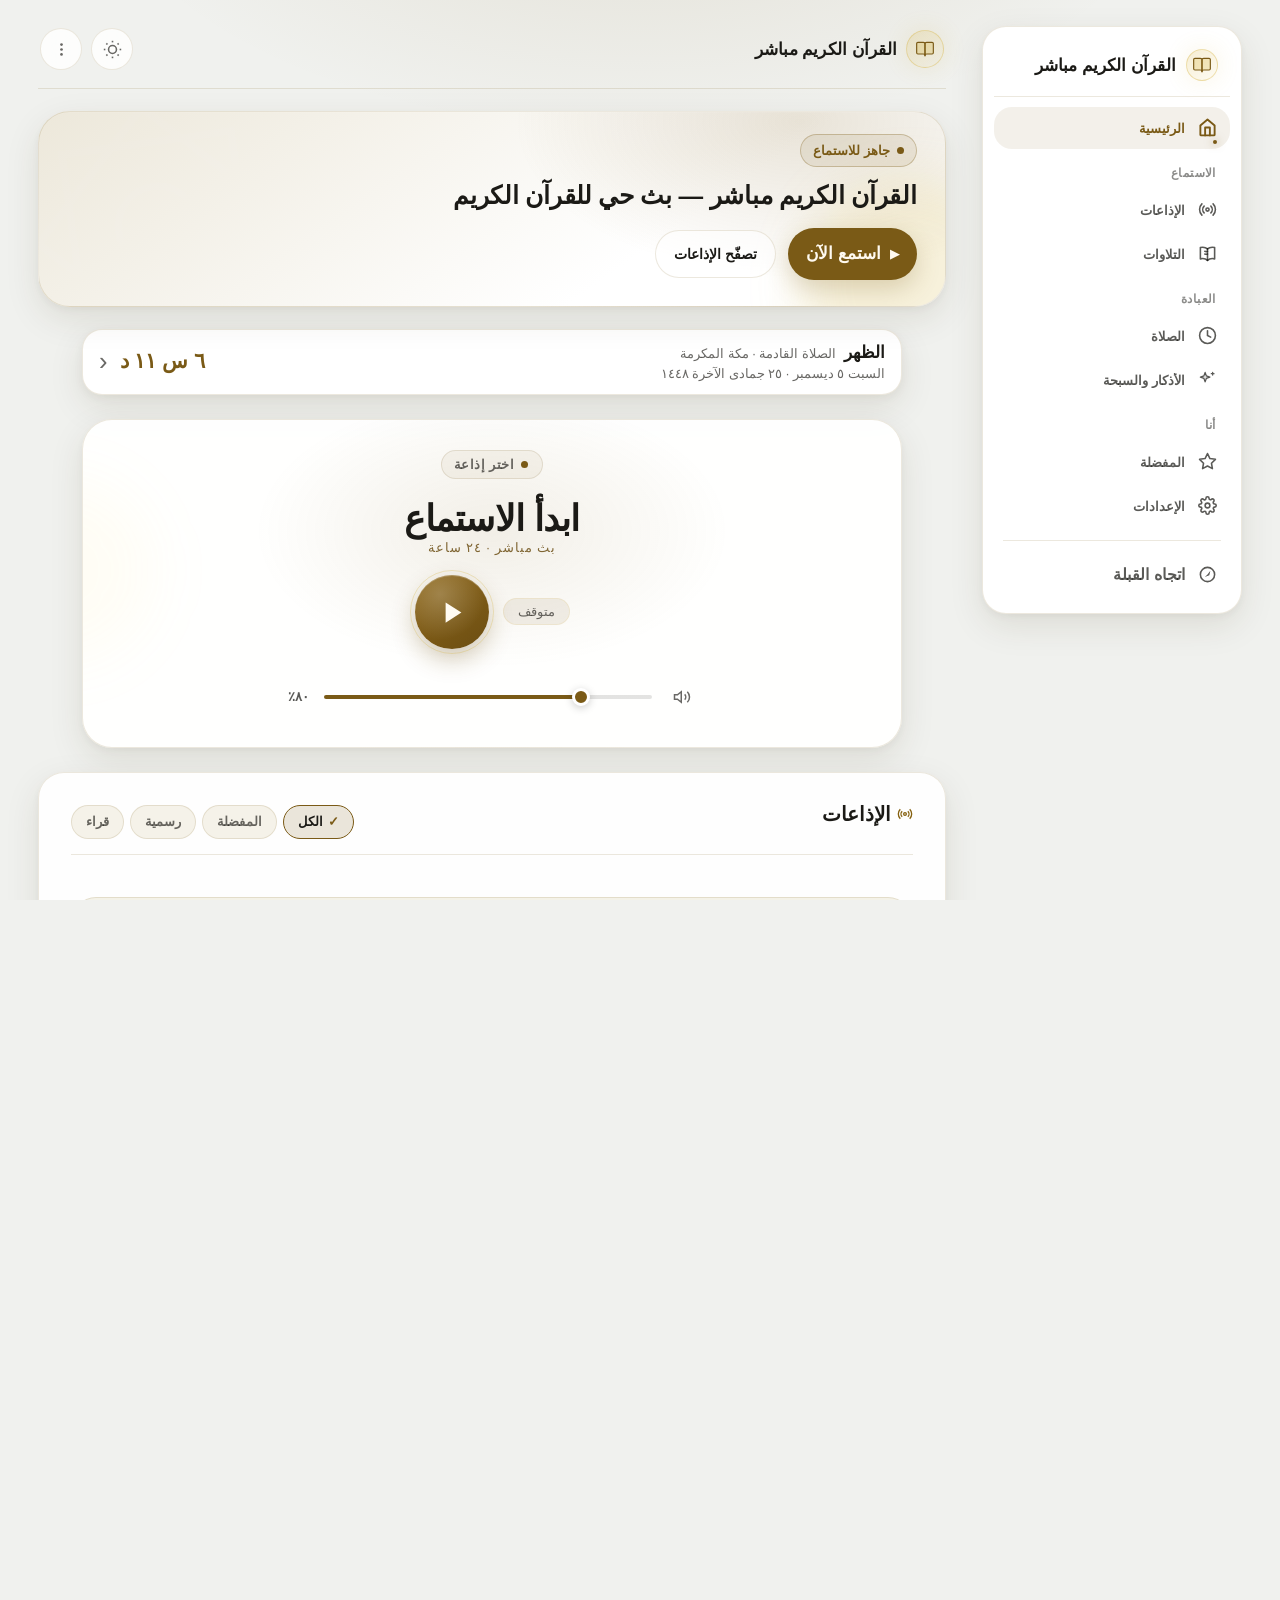
<file: index.html>
<!DOCTYPE html>
<html lang="ar" dir="rtl" data-theme="dark">
<head>
<meta charset="UTF-8"/>
<!-- viewport: maximum-scale=5 للوصول، viewport-fit=cover للشاشات المنحنية -->
<meta name="viewport" content="width=device-width,initial-scale=1.0,maximum-scale=5.0,viewport-fit=cover"/>
<meta name="referrer" content="strict-origin-when-cross-origin"/>
<!-- CSP (v5.8): بعد إزالة كل السكربتات المضمّنة وأحداث inline صار script-src 'self' بلا 'unsafe-inline'.
     style-src يُبقي 'unsafe-inline' لأن الصفحة تستخدم سمات style (تأخير الحركة، مقابض الأحجام) ولا تأثير لها على تنفيذ الشيفرة.
     connect-src 'self' https: (v5.8.1): كانت قائمة نطاقات محدّدة، لكن مقاطع بث HLS (محطات الحرمين والشارقة) قد تُخدَّم من نطاقات CDN
     مختلفة عن نطاق ملف الـm3u8 ولا يمكن حصرها سلفًا — وأي نطاق ناقص يعني محطة صامتة. الحماية الفعلية من حقن الشيفرة هي
     script-src 'self' وغياب innerHTML؛ أما connect-src فيمنع فقط http/ws غير المشفّرة. النطاقات الفعلية للتوثيق: qurango.net وbackup.qurango.net
     وradiojar.com (بث مباشر) وholol.com وitworkscdn.net (HLS) وmp3quran.net (التلاوات) وaladhan وخدمات الموقع الثلاث وnominatim.
     worker-src يضم blob: لأن hls.js ينشئ Worker من blob. ملاحظة: frame-ancestors لا يعمل داخل <meta> (يُتجاهل)،
     ولا يمكن ضبطه على GitHub Pages لغياب ترويسات HTTP؛ حماية التأطير تحتاج Cloudflare أو استضافة تدعم الترويسات. -->
<meta http-equiv="Content-Security-Policy" content="default-src 'self'; script-src 'self'; style-src 'self' 'unsafe-inline' https://fonts.googleapis.com; font-src 'self' https://fonts.gstatic.com; img-src 'self' data: https:; media-src 'self' https: blob:; connect-src 'self' https:; worker-src 'self' blob:; manifest-src 'self'; object-src 'none'; base-uri 'self'; form-action 'none'"/>
<meta name="theme-color" content="#0e0d0a" media="(prefers-color-scheme: dark)"/>
<meta name="theme-color" content="#f0f1ee" media="(prefers-color-scheme: light)"/>
<meta name="theme-color" content="#0e0d0a" id="themeColorMeta"/>
<script src="js/boot.js"></script>
<meta name="apple-mobile-web-app-capable" content="yes"/>
<meta name="apple-mobile-web-app-status-bar-style" content="black-translucent"/>
<meta name="mobile-web-app-capable" content="yes"/>

<!-- SEO: تحسينات ميتا فقط — لا تأثير على أي كود وظيفي -->
<meta name="description" content="استمع لإذاعات القرآن الكريم بثًا مباشرًا على مدار الساعة بأصوات أشهر القرّاء، وتابع مواقيت الصلاة بدقة حسب موقعك تلقائيًا، مع أذكار الصباح والمساء والسبحة الرقمية — كل ذلك في تطبيق ويب مجاني بالكامل يعمل من المتصفح فورًا بلا تحميل من أي متجر."/>
<meta name="robots" content="index, follow"/>
<meta name="author" content="خالد سامح"/>
<link rel="canonical" href="https://qurankareem.live/"/>

<!-- Open Graph (فيسبوك، واتساب، لينكدإن...) -->
<meta property="og:type" content="website"/>
<meta property="og:site_name" content="القرآن الكريم مباشر"/>
<meta property="og:locale" content="ar_AR"/>
<meta property="og:url" content="https://qurankareem.live/"/>
<meta property="og:title" content="القرآن الكريم مباشر — بث حي، مواقيت الصلاة، الأذكار والتلاوات"/>
<meta property="og:description" content="بث مباشر لإذاعات القرآن الكريم، مواقيت صلاة دقيقة حسب موقعك، أذكار الصباح والمساء، وسبحة رقمية — تطبيق ويب مجاني يعمل فورًا من المتصفح."/>
<meta property="og:image" content="https://qurankareem.live/icon-512.png"/>

<!-- Twitter / X Card -->
<meta name="twitter:card" content="summary"/>
<meta name="twitter:title" content="القرآن الكريم مباشر"/>
<meta name="twitter:description" content="بث مباشر لإذاعات القرآن الكريم، مواقيت الصلاة، الأذكار والسبحة الرقمية — مجانًا من المتصفح."/>
<meta name="twitter:image" content="https://qurankareem.live/icon-512.png"/>

<title>القرآن الكريم مباشر — بث حي، مواقيت الصلاة والأذكار</title>

<!-- بيانات منظَّمة (Structured Data) لمساعدة محركات البحث على فهم طبيعة الموقع -->
<script type="application/ld+json">
[
  {
    "@context": "https://schema.org",
    "@type": "WebSite",
    "name": "القرآن الكريم مباشر",
    "url": "https://qurankareem.live/",
    "inLanguage": "ar"
  },
  {
    "@context": "https://schema.org",
    "@type": "WebApplication",
    "name": "القرآن الكريم مباشر",
    "url": "https://qurankareem.live/",
    "description": "بث مباشر لإذاعات القرآن الكريم وأشهر القراء، مع مواقيت الصلاة، الأذكار، والسبحة الرقمية.",
    "applicationCategory": "LifestyleApplication",
    "operatingSystem": "Any",
    "isAccessibleForFree": true,
    "offers": {
      "@type": "Offer",
      "price": "0",
      "priceCurrency": "USD"
    },
    "inLanguage": "ar",
    "isPartOf": {
      "@type": "WebSite",
      "url": "https://qurankareem.live/"
    },
    "author": {
      "@type": "Person",
      "name": "خالد سامح"
    }
  }
]
</script>

<link rel="manifest" href="manifest.json"/>
<!-- أيقونة مبسّطة جريئة الخطوط للأحجام الصغيرة جدًا (تبويب المتصفح) — التفاصيل الدقيقة
     في icon.svg الأصلية تصبح غير واضحة عند التصغير التلقائي إلى 16-32px -->
<link rel="icon" type="image/png" sizes="16x16" href="favicon-16.png"/>
<link rel="icon" type="image/png" sizes="32x32" href="favicon-32.png"/>
<link rel="icon" type="image/png" sizes="48x48" href="favicon-48.png"/>
<link rel="icon" type="image/svg+xml" href="icon.svg"/>
<link rel="apple-touch-icon" href="icon-180.png"/>
<link rel="preconnect" href="https://fonts.googleapis.com" crossorigin/>
<link rel="preconnect" href="https://fonts.gstatic.com" crossorigin/>
<!-- v29: تحميل غير حاجب لعرض الصفحة (render-blocking) — بدل <link rel=stylesheet>
     العادي اللي بيوقف أول عرض للصفحة لحد ما يوصل رد فونتس جوجل، بنحمّلها
     بأولوية منخفضة (media=print يخلّيها مش حاجبة) وبنبدّلها للتفعيل الفعلي
     بمجرد وصولها؛ <noscript> بيغطي حالة تعطيل JS. الخط الاحتياطي (fallback)
     يظهر فورًا فـ"لا نص مخفي" إطلاقًا (--fu/--fd فيهم Cairo/Amiri أول تفضيل
     ثم خطوط نظام عربية قياسية) — يتطابق تمامًا مع سلوك font-display:swap. -->
<link rel="preload" as="style" href="https://fonts.googleapis.com/css2?family=Amiri:wght@400;700&family=Cairo:wght@400;500;600;700&display=swap"/>
<link rel="stylesheet" href="https://fonts.googleapis.com/css2?family=Amiri:wght@400;700&family=Cairo:wght@400;500;600;700&display=swap" media="print" data-async-font/>
<noscript><link rel="stylesheet" href="https://fonts.googleapis.com/css2?family=Amiri:wght@400;700&family=Cairo:wght@400;500;600;700&display=swap"/></noscript>

<!-- v27: adhan.js مُستضاف محليًا (بدل CDN) — تحميل أسرع وأوثق (بلا اعتماد على طرف
     ثالث)، مع بقاء defer وبقاء التحقق الدفاعي typeof adhan في الكود كما هو.
     HLS.js يُحمَّل من vendor/ محليًا أيضًا، لكن فقط عند الحاجة الفعلية (انظر
     ensureHlsLib في app.js) لا عند كل زيارة. -->
<script src="vendor/adhan.umd.min.js" defer></script>

<!-- v25: ملف CSS واحد مدمج بدل 4 ملفات منفصلة (نفس ترتيب الـ cascade الأصلي، بدون أي تغيير بصري) -->
<link rel="stylesheet" href="css/styles.min.css"/>
<script src="js/pwa-install.js" defer></script>
</head>
<body>

<a href="#npCard" class="skip-link">تخطي إلى المشغّل</a>

<!-- خلفية هندسية -->
<div class="geo" aria-hidden="true">
  <svg viewBox="0 0 1200 800" preserveAspectRatio="xMidYMid slice">
    <defs>
      <linearGradient id="tbG" x1="0%" y1="0%" x2="100%" y2="0%">
        <stop offset="0%" stop-color="#a9861f"/>
        <stop offset="40%" stop-color="#d4af37"/>
        <stop offset="75%" stop-color="#e6c76a"/>
        <stop offset="100%" stop-color="#e6c76a"/>
      </linearGradient>
      <!-- زخرفة هندسية إسلامية: نجمة ثمانية (مربعان متقاطعان) مكررة بتباعد -->
      <pattern id="islamicStar" width="140" height="140" patternUnits="userSpaceOnUse">
        <g transform="translate(70,70)" fill="none" stroke="currentColor" stroke-width="1">
          <rect x="-30" y="-30" width="60" height="60"/>
          <rect x="-30" y="-30" width="60" height="60" transform="rotate(45)"/>
        </g>
      </pattern>
    </defs>
    <rect x="0" y="0" width="1200" height="800" fill="url(#islamicStar)"/>
    <path d="M0 400 Q300 100 600 400 T1200 400" stroke="rgba(212,175,55,0.035)" fill="none" stroke-width="1.5"/>
    <path d="M0 500 Q400 200 800 500 T1200 500" stroke="rgba(212,175,55,0.025)" fill="none" stroke-width="1"/>
    <line x1="0" y1="0" x2="1200" y2="800" stroke="rgba(212,175,55,0.015)" stroke-width="1"/>
    <line x1="1200" y1="0" x2="0" y2="800" stroke="rgba(212,175,55,0.015)" stroke-width="1"/>
  </svg>
</div>

<!-- Tasbih flash -->
<div class="tb-flash" id="tbFlash" role="status" aria-live="polite" aria-atomic="true">
  <div class="tb-flash-msg" id="tbFlashMsg"></div>
</div>

<!-- Focus mode -->
<div id="fdiv" class="fdiv hidden" role="dialog" aria-label="وضع التركيز">
  <div class="fbody">
    <div class="frings" aria-hidden="true">
      <div class="fr fr--1"></div><div class="fr fr--2"></div><div class="fr fr--3"></div>
      <div class="frc"><span class="bism">بسم الله<br>الرحمن الرحيم</span></div>
    </div>
    <p class="ftit">القرآن الكريم مباشر</p>
    <p class="fst" id="fst">متوقف</p>
    <button class="pbtn" id="fpbtn" aria-label="تشغيل وإيقاف البث">
      <div class="bsh" aria-hidden="true"></div>
      <svg class="i-play" viewBox="0 0 24 24" fill="currentColor" aria-hidden="true"><polygon points="5 3 19 12 5 21 5 3"/></svg>
      <svg class="i-pause hidden" viewBox="0 0 24 24" fill="currentColor" aria-hidden="true"><rect x="6" y="4" width="4" height="16"/><rect x="14" y="4" width="4" height="16"/></svg>
    </button>
  </div>
  <button class="fexit" id="fexit" aria-label="خروج من وضع التركيز">
    <svg viewBox="0 0 24 24" fill="none" stroke="currentColor" stroke-width="2" aria-hidden="true">
      <path d="M8 3H5a2 2 0 0 0-2 2v3m18 0V5a2 2 0 0 0-2-2h-3m0 18h3a2 2 0 0 0 2-2v-3M3 16v3a2 2 0 0 0 2 2h3"/>
    </svg>
  </button>
</div>

<!-- Qibla compass -->
<div id="qiblaScreen" class="qibla-screen hidden" role="dialog" aria-hidden="true" aria-label="اتجاه القبلة">
  <div class="qibla-topbar">
    <span class="qibla-topbar-title">اتجاه القبلة</span>
    <button class="qibla-close" id="qiblaClose" aria-label="إغلاق">
      <svg viewBox="0 0 24 24" fill="none" stroke="currentColor" stroke-width="2" stroke-linecap="round" aria-hidden="true"><line x1="18" y1="6" x2="6" y2="18"/><line x1="6" y1="6" x2="18" y2="18"/></svg>
    </button>
  </div>
  <div class="qibla-body" id="qiblaBody"></div>
</div>

<div class="wrap" role="main">

  <!-- Header -->
  <header class="hdr" role="banner">
    <div class="logo">
      <div class="logo-ic" aria-hidden="true">
        <svg viewBox="0 0 24 24" fill="none">
          <path d="M2 5.5C2 4.67 2.67 4 3.5 4H10a2 2 0 0 1 2 2v14a2 2 0 0 0-2-2H3.5A1.5 1.5 0 0 1 2 16.5v-11z" fill="rgba(212,175,55,0.25)" stroke="var(--gold)" stroke-width="1.4" stroke-linejoin="round"/>
          <path d="M22 5.5c0-.83-.67-1.5-1.5-1.5H14a2 2 0 0 0-2 2v14a2 2 0 0 1 2-2h6.5a1.5 1.5 0 0 0 1.5-1.5v-11z" fill="rgba(212,175,55,0.25)" stroke="var(--gold)" stroke-width="1.4" stroke-linejoin="round"/>
        </svg>
      </div>
      <span>القرآن الكريم مباشر</span>
    </div>
    <nav class="hdr-acts" aria-label="أدوات التطبيق">
      <button class="ibtn" id="dThemeBtn" type="button" aria-label="تبديل المظهر" title="تبديل المظهر" aria-pressed="false">
        <svg class="i-sun" viewBox="0 0 24 24" fill="none" stroke="currentColor" stroke-width="2" aria-hidden="true"><circle cx="12" cy="12" r="5"/><line x1="12" y1="1" x2="12" y2="3"/><line x1="12" y1="21" x2="12" y2="23"/><line x1="4.22" y1="4.22" x2="5.64" y2="5.64"/><line x1="18.36" y1="18.36" x2="19.78" y2="19.78"/><line x1="1" y1="12" x2="3" y2="12"/><line x1="21" y1="12" x2="23" y2="12"/><line x1="4.22" y1="19.78" x2="5.64" y2="18.36"/><line x1="18.36" y1="5.64" x2="19.78" y2="4.22"/></svg>
        <svg class="i-moon" viewBox="0 0 24 24" fill="none" stroke="currentColor" stroke-width="2" aria-hidden="true"><path d="M21 12.79A9 9 0 1 1 11.21 3 7 7 0 0 0 21 12.79z"/></svg>
      </button>
      <div class="menu-wrap">
        <button class="ibtn" id="menuBtn" aria-haspopup="true" aria-expanded="false" aria-controls="appMenu" aria-label="القائمة">
          <svg viewBox="0 0 24 24" fill="currentColor" aria-hidden="true"><circle cx="12" cy="5" r="1.9"/><circle cx="12" cy="12" r="1.9"/><circle cx="12" cy="19" r="1.9"/></svg>
        </button>
        <div class="app-menu" id="appMenu" role="menu" aria-hidden="true">
          <button class="app-menu-item" id="focusbtn" role="menuitem" type="button">
            <span class="ami-ic" aria-hidden="true"><svg viewBox="0 0 24 24" fill="none" stroke="currentColor" stroke-width="2"><circle cx="12" cy="12" r="8"/><circle cx="12" cy="12" r="2.6"/></svg></span>
            <span class="ami-txt">وضع التركيز</span>
          </button>
          <button class="app-menu-item" id="thbtn" role="menuitem" type="button" aria-pressed="false">
            <span class="ami-ic" aria-hidden="true">
              <svg class="i-sun" viewBox="0 0 24 24" fill="none" stroke="currentColor" stroke-width="2" aria-hidden="true"><circle cx="12" cy="12" r="5"/><line x1="12" y1="1" x2="12" y2="3"/><line x1="12" y1="21" x2="12" y2="23"/><line x1="4.22" y1="4.22" x2="5.64" y2="5.64"/><line x1="18.36" y1="18.36" x2="19.78" y2="19.78"/><line x1="1" y1="12" x2="3" y2="12"/><line x1="21" y1="12" x2="23" y2="12"/><line x1="4.22" y1="19.78" x2="5.64" y2="18.36"/><line x1="18.36" y1="5.64" x2="19.78" y2="4.22"/></svg>
              <svg class="i-moon" viewBox="0 0 24 24" fill="none" stroke="currentColor" stroke-width="2" aria-hidden="true"><path d="M21 12.79A9 9 0 1 1 11.21 3 7 7 0 0 0 21 12.79z"/></svg>
            </span>
            <span class="ami-txt" id="thbtnLabel">الوضع الفاتح</span>
          </button>
          <div class="app-menu-sep" role="separator" aria-hidden="true"></div>
          <button class="app-menu-item" id="sharebtn" role="menuitem" type="button">
            <span class="ami-ic" aria-hidden="true"><svg viewBox="0 0 24 24" fill="none" stroke="currentColor" stroke-width="2" aria-hidden="true"><circle cx="18" cy="5" r="3"/><circle cx="6" cy="12" r="3"/><circle cx="18" cy="19" r="3"/><line x1="8.59" y1="13.51" x2="15.42" y2="17.49"/><line x1="15.41" y1="6.51" x2="8.59" y2="10.49"/></svg></span>
            <span class="ami-txt">مشاركة التطبيق</span>
          </button>
          <div class="app-menu-sep" role="separator" aria-hidden="true"></div>
          <a class="app-menu-item" href="#favCard" role="menuitem">
            <span class="ami-ic" aria-hidden="true"><svg viewBox="0 0 24 24" fill="none" stroke="currentColor" stroke-width="2" stroke-linecap="round" stroke-linejoin="round"><polygon points="12 2 15.09 8.26 22 9.27 17 14.14 18.18 21.02 12 17.77 5.82 21.02 7 14.14 2 9.27 8.91 8.26 12 2"/></svg></span>
            <span class="ami-txt">المفضلة</span>
          </a>
          <a class="app-menu-item" href="#settingsCard" role="menuitem">
            <span class="ami-ic" aria-hidden="true"><svg viewBox="0 0 24 24" fill="none" stroke="currentColor" stroke-width="2" stroke-linecap="round" stroke-linejoin="round"><circle cx="12" cy="12" r="3"/><path d="M19.4 15a1.65 1.65 0 0 0 .33 1.82l.06.06a2 2 0 1 1-2.83 2.83l-.06-.06a1.65 1.65 0 0 0-1.82-.33 1.65 1.65 0 0 0-1 1.51V21a2 2 0 1 1-4 0v-.09a1.65 1.65 0 0 0-1-1.51 1.65 1.65 0 0 0-1.82.33l-.06.06a2 2 0 1 1-2.83-2.83l.06-.06a1.65 1.65 0 0 0 .33-1.82 1.65 1.65 0 0 0-1.51-1H3a2 2 0 1 1 0-4h.09a1.65 1.65 0 0 0 1.51-1 1.65 1.65 0 0 0-.33-1.82l-.06-.06a2 2 0 1 1 2.83-2.83l.06.06a1.65 1.65 0 0 0 1.82.33h.01a1.65 1.65 0 0 0 1-1.51V3a2 2 0 1 1 4 0v.09a1.65 1.65 0 0 0 1 1.51h.01a1.65 1.65 0 0 0 1.82-.33l.06-.06a2 2 0 1 1 2.83 2.83l-.06.06a1.65 1.65 0 0 0-.33 1.82v.01a1.65 1.65 0 0 0 1.51 1H21a2 2 0 1 1 0 4h-.09a1.65 1.65 0 0 0-1.51 1z"/></svg></span>
            <span class="ami-txt">الإعدادات</span>
          </a>
        </div>
        <div class="menu-backdrop" id="menuBackdrop" hidden></div>
      </div>
    </nav>
  </header>

  <!-- Desktop Sidebar Navigation — PC/laptop only (hidden on mobile), mirrors #bnav
       exactly via the shared .bnav-item class/data-target contract so setupBnav()
       in app.js drives both without any JS duplication. Purely additive: mobile
       DOM/behavior below is completely unchanged. -->
  <nav class="dnav" id="dnav" aria-label="التنقل الرئيسية (سطح المكتب)">
    <div class="dnav-brand" aria-hidden="true">
      <div class="logo-ic"><svg viewBox="0 0 24 24" fill="none"><path d="M2 5.5C2 4.67 2.67 4 3.5 4H10a2 2 0 0 1 2 2v14a2 2 0 0 0-2-2H3.5A1.5 1.5 0 0 1 2 16.5v-11z" fill="rgba(212,175,55,0.25)" stroke="var(--gold)" stroke-width="1.4" stroke-linejoin="round"/><path d="M22 5.5c0-.83-.67-1.5-1.5-1.5H14a2 2 0 0 0-2 2v14a2 2 0 0 1 2-2h6.5a1.5 1.5 0 0 0 1.5-1.5v-11z" fill="rgba(212,175,55,0.25)" stroke="var(--gold)" stroke-width="1.4" stroke-linejoin="round"/></svg></div>
      <span>القرآن الكريم مباشر</span>
    </div>
    <a href="#npCard" class="bnav-item dnav-item active" data-target="npCard" aria-current="page" title="الرئيسية">
      <svg viewBox="0 0 24 24" fill="none" stroke="currentColor" stroke-width="2" stroke-linecap="round" stroke-linejoin="round" aria-hidden="true"><path d="M3 9.5 12 2l9 7.5V21a1 1 0 0 1-1 1H4a1 1 0 0 1-1-1z"/><path d="M9 22V12h6v10"/></svg>
      <span>الرئيسية</span>
    </a>
    <div class="dnav-group-label" role="presentation">الاستماع</div>
    <a href="#stationsCard" class="bnav-item dnav-item" data-target="stationsCard" title="الإذاعات">
      <svg viewBox="0 0 24 24" fill="none" stroke="currentColor" stroke-width="2" stroke-linecap="round" aria-hidden="true"><path d="M16.247 7.761a6 6 0 0 1 0 8.478m2.828-11.306a10 10 0 0 1 0 14.134m-14.15 0a10 10 0 0 1 0-14.134m2.828 11.306a6 6 0 0 1 0-8.478"/><circle cx="12" cy="12" r="2"/></svg>
      <span>الإذاعات</span>
    </a>
    <a href="#reciteCard" class="bnav-item dnav-item" data-target="reciteCard" title="التلاوات">
      <svg viewBox="0 0 24 24" fill="none" stroke="currentColor" stroke-width="2" stroke-linecap="round" stroke-linejoin="round" aria-hidden="true"><path d="M12 6.2c-1.5-1.4-3.6-2.2-6-2.2-1 0-2 .13-3 .4v14.4c1-.27 2-.4 3-.4 2.4 0 4.5.8 6 2.2"/><path d="M12 6.2c1.5-1.4 3.6-2.2 6-2.2 1 0 2 .13 3 .4v14.4c-1-.27-2-.4-3-.4-2.4 0-4.5.8-6 2.2"/><path d="M12 6.2v14.4"/><path d="M8.6 9.3c1.1.4 2.3.4 3.4 0M8.6 12.7c1.1.4 2.3.4 3.4 0"/></svg>
      <span>التلاوات</span>
    </a>
    <div class="dnav-group-label" role="presentation">العبادة</div>
        <a href="#prayerSection" class="bnav-item dnav-item" data-target="prayerSection" title="مواقيت الصلاة">
      <svg viewBox="0 0 24 24" fill="none" stroke="currentColor" stroke-width="2" stroke-linecap="round" aria-hidden="true"><circle cx="12" cy="12" r="10"/><polyline points="12 6 12 12 16 14"/></svg>
      <span>الصلاة</span>
    </a>
  <a href="#worshipSection" class="bnav-item dnav-item" data-target="worshipSection" title="الأذكار والسبحة">
      <svg viewBox="0 0 24 24" fill="none" stroke="currentColor" stroke-width="1.6" stroke-linecap="round" stroke-linejoin="round" aria-hidden="true"><path d="M9 3 10.6 7.4 15 9 10.6 10.6 9 15 7.4 10.6 3 9 7.4 7.4Z" fill="currentColor" fill-opacity=".18"/><path d="M18.5 3v3.4M16.8 4.7h3.4"/></svg>
      <span>الأذكار والسبحة</span>
    </a>
    <div class="dnav-group-label" role="presentation">أنا</div>
    <a href="#favCard" class="bnav-item dnav-item" data-target="favCard" title="المفضلة">
      <svg viewBox="0 0 24 24" fill="none" stroke="currentColor" stroke-width="2" stroke-linecap="round" stroke-linejoin="round" aria-hidden="true"><polygon points="12 2 15.09 8.26 22 9.27 17 14.14 18.18 21.02 12 17.77 5.82 21.02 7 14.14 2 9.27 8.91 8.26 12 2"/></svg>
      <span>المفضلة</span>
    </a>
    <a href="#settingsCard" class="bnav-item dnav-item" data-target="settingsCard" title="الإعدادات">
      <svg viewBox="0 0 24 24" fill="none" stroke="currentColor" stroke-width="2" stroke-linecap="round" stroke-linejoin="round" aria-hidden="true"><circle cx="12" cy="12" r="3"/><path d="M19.4 15a1.65 1.65 0 0 0 .33 1.82l.06.06a2 2 0 1 1-2.83 2.83l-.06-.06a1.65 1.65 0 0 0-1.82-.33 1.65 1.65 0 0 0-1 1.51V21a2 2 0 0 1-4 0v-.09A1.65 1.65 0 0 0 9 19.4a1.65 1.65 0 0 0-1.82.33l-.06.06a2 2 0 1 1-2.83-2.83l.06-.06a1.65 1.65 0 0 0 .33-1.82 1.65 1.65 0 0 0-1.51-1H3a2 2 0 0 1 0-4h.09A1.65 1.65 0 0 0 4.6 9a1.65 1.65 0 0 0-.33-1.82l-.06-.06a2 2 0 1 1 2.83-2.83l.06.06a1.65 1.65 0 0 0 1.82.33H9a1.65 1.65 0 0 0 1-1.51V3a2 2 0 0 1 4 0v.09a1.65 1.65 0 0 0 1 1.51 1.65 1.65 0 0 0 1.82-.33l.06-.06a2 2 0 1 1 2.83 2.83l-.06.06a1.65 1.65 0 0 0-.33 1.82V9a1.65 1.65 0 0 0 1.51 1H21a2 2 0 0 1 0 4h-.09a1.65 1.65 0 0 0-1.51 1z"/></svg>
      <span>الإعدادات</span>
    </a>
    <div class="dnav-sep" role="separator" aria-hidden="true"></div>
    <button class="dnav-item dnav-action" id="dnavQiblaBtn" type="button" data-qibla-open>
      <svg viewBox="0 0 24 24" fill="none" stroke="currentColor" stroke-width="2" stroke-linecap="round" stroke-linejoin="round" aria-hidden="true"><circle cx="12" cy="12" r="9"/><path d="M12 12 15.6 7.4 14.3 12.9 8.6 15.2Z" fill="currentColor" stroke="none"/></svg>
      <span>اتجاه القبلة</span>
    </button>
  </nav>

  <!-- Modern Home Hero — v18 UI layer -->
  <section class="home-hero" id="homeHero" aria-label="الرئيسية">
    <div class="hero-topline">
      <span class="hero-live" id="heroLive"><i></i> <span id="heroLiveTxt">جاهز للاستماع</span></span>
    </div>
    <div class="hero-copy">
      <h1>القرآن الكريم مباشر — بث حي للقرآن الكريم</h1>
    </div>
    <div class="hero-actions">
      <a class="hero-primary" href="#npCard">
        <span class="hero-play-icon" aria-hidden="true">▶</span>
        استمع الآن
      </a>
      <a class="hero-secondary" href="#stationsCard">تصفّح الإذاعات</a>
    </div>
    <div class="hero-glow" aria-hidden="true"></div>
  </section>

  <!-- Desktop content grid wrapper — display:contents on mobile (zero visual/behavioral
       change there, same flex/gap flow as before); becomes a real multi-column CSS Grid
       at 1024px+ only. No IDs moved, no JS selectors affected. -->
  <div class="dgrid">
  <!-- Calendar -->
  <!-- الصلاة القادمة (تظهر بعد حساب المواقيت وتحلّ محل شريط التاريخ؛ التاريخ سطر تحتها) -->
  <a class="np-chip" id="homeNextPrayer" href="#prayerSection" hidden>
    <span class="np-chip-main">
      <span class="np-chip-top"><b class="np-chip-name" id="homeNextName">—</b><span class="np-chip-label" id="homeNextLabel">الصلاة القادمة</span></span>
      <span class="np-chip-date" id="homeNextDate"></span>
    </span>
    <span class="np-chip-count" id="homeNextCount" aria-hidden="true">٠٠:٠٠:٠٠</span>
    <span class="np-chip-chev" aria-hidden="true">‹</span>
  </a>
  <section class="cal-card" aria-label="التقويم">
    <div class="cal-block">
      <span class="cal-label">الهجري</span>
      <span class="cal-hijri" id="calHijri" aria-live="polite">جاري التحميل...</span>
    </div>
    <div class="cal-divider" role="separator" aria-hidden="true"></div>
    <div class="cal-block">
      <span class="cal-label">الميلادي</span>
      <span class="cal-greg" id="calGreg">—</span>
    </div>
    <div class="cal-divider" role="separator" aria-hidden="true"></div>
    <div class="cal-block cal-block--center">
      <span class="cal-label">اليوم</span>
      <span class="cal-day" id="calDay">—</span>
    </div>
  </section>

  <!-- Now Playing -->
  <section class="card np-card" id="npCard" aria-label="البث المباشر">
    <div class="np-slab" id="npSlab">
      <span class="ldot" aria-hidden="true"></span>
      <span id="npStation">اختر إذاعة</span>
    </div>
    <div>
      <h2 class="np-title" id="npTitle">ابدأ الاستماع</h2>
      <p class="np-sub">بث مباشر · ٢٤ ساعة</p>
    </div>
    <div class="vwrap" aria-hidden="true">
      <div class="viz" id="viz" aria-hidden="true">
        <div class="vb" style="--h:.28;--d:0s"></div><div class="vb" style="--h:.52;--d:.09s"></div>
        <div class="vb" style="--h:.78;--d:.15s"></div><div class="vb" style="--h:1.0;--d:.04s"></div>
        <div class="vb" style="--h:.68;--d:.19s"></div><div class="vb" style="--h:.88;--d:.11s"></div>
        <div class="vb" style="--h:1.0;--d:.07s"></div><div class="vb" style="--h:.82;--d:.16s"></div>
        <div class="vb" style="--h:.62;--d:.08s"></div><div class="vb" style="--h:.78;--d:.13s"></div>
        <div class="vb" style="--h:.48;--d:.21s"></div><div class="vb" style="--h:.32;--d:.05s"></div>
        <div class="vb" style="--h:.18;--d:.17s"></div>
      </div>
      <!-- علامة البث: أقواس صوتية تنبض أثناء الاتصال -->
      <div class="spwrap hidden" id="spwrap">
        <div class="stream-icon" aria-hidden="true">
          <svg class="stream-svg" viewBox="0 0 56 56" fill="none">
            <circle class="s-dot" cx="28" cy="28" r="4" fill="var(--gold)"/>
            <path class="s-arc s-arc-1" d="M18 28 a10 10 0 0 1 10-10" stroke="var(--gold)" stroke-width="2.5" stroke-linecap="round"/>
            <path class="s-arc s-arc-1" d="M38 28 a10 10 0 0 0-10-10" stroke="var(--gold)" stroke-width="2.5" stroke-linecap="round"/>
            <path class="s-arc s-arc-2" d="M11 28 a17 17 0 0 1 17-17" stroke="var(--gold)" stroke-width="2" stroke-linecap="round" opacity="0.7"/>
            <path class="s-arc s-arc-2" d="M45 28 a17 17 0 0 0-17-17" stroke="var(--gold)" stroke-width="2" stroke-linecap="round" opacity="0.7"/>
            <path class="s-arc s-arc-3" d="M4.5 28 a23.5 23.5 0 0 1 23.5-23.5" stroke="var(--gold)" stroke-width="1.5" stroke-linecap="round" opacity="0.4"/>
            <path class="s-arc s-arc-3" d="M51.5 28 a23.5 23.5 0 0 0-23.5-23.5" stroke="var(--gold)" stroke-width="1.5" stroke-linecap="round" opacity="0.4"/>
          </svg>
        </div>
        <span class="sptxt">جارٍ الاتصال...</span>
      </div>
      <div class="ewrap hidden" id="ewrap">
        <span class="eic" aria-hidden="true">⚠</span>
        <p class="emsg" id="emsg">تعذّر الاتصال</p>
        <button class="rbtn" id="rbtn">
          <svg viewBox="0 0 24 24" fill="none" stroke="currentColor" stroke-width="2.5" aria-hidden="true"><polyline points="1 4 1 10 7 10"/><path d="M3.51 15a9 9 0 1 0 .49-3.13"/></svg>
          إعادة المحاولة
        </button>
      </div>
    </div>
    <div class="np-controls">
      <div class="strow" id="strow" role="status" aria-live="polite">
        <span id="sttxt">متوقف</span>
      </div>
      <button class="pbtn" id="pbtn" aria-label="تشغيل وإيقاف البث">
        <div class="bsh" aria-hidden="true"></div>
        <svg class="i-play" viewBox="0 0 24 24" fill="currentColor" aria-hidden="true"><polygon points="5 3 19 12 5 21 5 3"/></svg>
        <svg class="i-pause hidden" viewBox="0 0 24 24" fill="currentColor" aria-hidden="true"><rect x="6" y="4" width="4" height="16"/><rect x="14" y="4" width="4" height="16"/></svg>
      </button>
    </div>
    <div class="vrow" id="vrow">
      <button class="ibtn vic" id="mutebtn" aria-label="كتم الصوت" aria-pressed="false">
        <svg class="i-vh" viewBox="0 0 24 24" fill="none" stroke="currentColor" stroke-width="2" aria-hidden="true"><polygon points="11 5 6 9 2 9 2 15 6 15 11 19 11 5"/><path d="M19.07 4.93a10 10 0 0 1 0 14.14"/><path d="M15.54 8.46a5 5 0 0 1 0 7.07"/></svg>
        <svg class="i-vl hidden" viewBox="0 0 24 24" fill="none" stroke="currentColor" stroke-width="2" aria-hidden="true"><polygon points="11 5 6 9 2 9 2 15 6 15 11 19 11 5"/><path d="M15.54 8.46a5 5 0 0 1 0 7.07"/></svg>
        <svg class="i-vm hidden" viewBox="0 0 24 24" fill="none" stroke="currentColor" stroke-width="2" aria-hidden="true"><polygon points="11 5 6 9 2 9 2 15 6 15 11 19 11 5"/><line x1="23" y1="9" x2="17" y2="15"/><line x1="17" y1="9" x2="23" y2="15"/></svg>
      </button>
      <div class="vtrack">
        <input class="vslider" id="vslider" type="range" min="0" max="100" step="1" value="80" aria-label="مستوى الصوت" dir="ltr"/>
      </div>
      <span class="vpct" id="vpct" aria-hidden="true">٨٠٪</span>
    </div>
  </section>

  <!-- Stations -->
  <section class="card sec-card" id="stationsCard" aria-label="الإذاعات المتاحة">
    <div class="sec-header">
      <h2 class="sec-title">
        <svg viewBox="0 0 24 24" fill="none" stroke="currentColor" stroke-width="2" aria-hidden="true"><path d="M16.247 7.761a6 6 0 0 1 0 8.478m2.828-11.306a10 10 0 0 1 0 14.134m-14.15 0a10 10 0 0 1 0-14.134m2.828 11.306a6 6 0 0 1 0-8.478"/><circle cx="12" cy="12" r="2"/></svg>
        الإذاعات
      </h2>
      <div class="cat-pills" id="catPills" role="group" aria-label="تصفية الإذاعات"></div>
    </div>
    <div class="st-search">
      <svg viewBox="0 0 24 24" fill="none" stroke="currentColor" stroke-width="2" stroke-linecap="round" aria-hidden="true"><circle cx="11" cy="11" r="7"/><line x1="21" y1="21" x2="16.65" y2="16.65"/></svg>
      <input type="search" id="stSearch" class="st-search-input" placeholder="ابحث عن إذاعة أو قارئ..." aria-label="البحث في الإذاعات" autocomplete="off"/>
    </div>
    <div class="st-list" id="stList" role="list"></div>
    <button type="button" class="st-more" id="stMore" aria-controls="stList" aria-expanded="false" hidden>عرض الكل</button>
  </section>

  <!-- التلاوات: قراء وسور عند الطلب (مصدر منفصل عن البث المباشر) -->
  <section class="card sec-card" id="reciteCard" aria-label="التلاوات">
    <div class="sec-header">
      <h2 class="sec-title">
        <svg viewBox="0 0 24 24" fill="none" stroke="currentColor" stroke-width="2" stroke-linecap="round" stroke-linejoin="round" aria-hidden="true"><path d="M12 6.2c-1.5-1.4-3.6-2.2-6-2.2-1 0-2 .13-3 .4v14.4c1-.27 2-.4 3-.4 2.4 0 4.5.8 6 2.2"/><path d="M12 6.2c1.5-1.4 3.6-2.2 6-2.2 1 0 2 .13 3 .4v14.4c-1-.27-2-.4-3-.4-2.4 0-4.5.8-6 2.2"/><path d="M12 6.2v14.4"/><path d="M8.6 9.3c1.1.4 2.3.4 3.4 0M8.6 12.7c1.1.4 2.3.4 3.4 0"/></svg>
        التلاوات
      </h2>
    </div>

    <button type="button" class="rc-resume" id="rcResume" hidden>
      <span class="rc-resume-play" aria-hidden="true">▶</span>
      <span class="rc-resume-txt">آخر تلاوة<span class="rc-resume-sub" id="rcResumeSub">—</span></span>
    </button>

    <!-- مشغل السورة الحالية -->
    <div class="rc-player hidden" id="rcPlayer">
      <div class="rc-np">
        <div class="rc-np-icon" aria-hidden="true">
          <svg viewBox="0 0 24 24" fill="none" stroke="currentColor" stroke-width="2" stroke-linecap="round" stroke-linejoin="round"><path d="M12 6.2c-1.5-1.4-3.6-2.2-6-2.2-1 0-2 .13-3 .4v14.4c1-.27 2-.4 3-.4 2.4 0 4.5.8 6 2.2"/><path d="M12 6.2c1.5-1.4 3.6-2.2 6-2.2 1 0 2 .13 3 .4v14.4c-1-.27-2-.4-3-.4-2.4 0-4.5.8-6 2.2"/><path d="M12 6.2v14.4"/><path d="M8.6 9.3c1.1.4 2.3.4 3.4 0M8.6 12.7c1.1.4 2.3.4 3.4 0"/></svg>
        </div>
        <div class="rc-np-meta">
          <div class="rc-np-title" id="rcSurahTitle">—</div>
          <div class="rc-np-sub" id="rcReciterName">—</div>
        </div>
      </div>
      <div class="rc-seekrow">
        <span class="rc-time" id="rcCurTime">٠:٠٠</span>
        <input type="range" class="rc-seek" id="rcSeek" min="0" max="100" value="0" step="0.1" dir="ltr" aria-label="موضع التشغيل"/>
        <span class="rc-time" id="rcDurTime">٠:٠٠</span>
      </div>
      <div class="rc-controls">
        <button class="ibtn" id="rcNextBtn" aria-label="السورة التالية" title="السورة التالية">
          <svg viewBox="0 0 24 24" fill="currentColor" aria-hidden="true"><polygon points="6 4 6 20 16 12 6 4"/><rect x="17" y="4" width="2" height="16"/></svg>
        </button>
        <button class="pbtn" id="rcPlayBtn" aria-label="تشغيل / إيقاف التلاوة" title="تشغيل / إيقاف">
          <svg class="i-play" viewBox="0 0 24 24" fill="currentColor" aria-hidden="true"><polygon points="5 3 19 12 5 21 5 3"/></svg>
          <svg class="i-pause hidden" viewBox="0 0 24 24" fill="currentColor" aria-hidden="true"><rect x="6" y="4" width="4" height="16"/><rect x="14" y="4" width="4" height="16"/></svg>
        </button>
        <button class="ibtn" id="rcPrevBtn" aria-label="السورة السابقة" title="السورة السابقة">
          <svg viewBox="0 0 24 24" fill="currentColor" aria-hidden="true"><polygon points="18 4 18 20 8 12 18 4"/><rect x="5" y="4" width="2" height="16"/></svg>
        </button>
        <button class="ibtn" id="rcRepeatBtn" aria-label="وضع التكرار" title="تكرار: إيقاف">
          <svg viewBox="0 0 24 24" fill="none" stroke="currentColor" stroke-width="2" stroke-linecap="round"><path d="M17 2l4 4-4 4"/><path d="M3 11v-1a4 4 0 0 1 4-4h14"/><path d="M7 22l-4-4 4-4"/><path d="M21 13v1a4 4 0 0 1-4 4H3"/></svg>
        </button>
        <a class="ibtn" id="rcDownloadBtn" href="#" target="_blank" rel="noopener" download aria-label="تحميل السورة" title="تحميل">
          <svg viewBox="0 0 24 24" fill="none" stroke="currentColor" stroke-width="2" stroke-linecap="round"><path d="M12 3v12"/><path d="M7 10l5 5 5-5"/><path d="M5 21h14"/></svg>
        </a>
        <button class="ibtn" id="rcOfflineBtn" aria-label="حفظ للاستماع بدون اتصال" aria-pressed="false" title="حفظ للاستماع بدون اتصال">
          <svg class="i-offline-save" viewBox="0 0 24 24" fill="none" stroke="currentColor" stroke-width="2" stroke-linecap="round" stroke-linejoin="round" aria-hidden="true"><path d="M19 21H5a2 2 0 0 1-2-2V5a2 2 0 0 1 2-2h11l5 5v11a2 2 0 0 1-2 2z"/><polyline points="17 21 17 13 7 13 7 21"/><polyline points="7 3 7 8 15 8"/></svg>
          <svg class="i-offline-saved hidden" viewBox="0 0 24 24" fill="none" stroke="currentColor" stroke-width="2" stroke-linecap="round" stroke-linejoin="round" aria-hidden="true"><path d="M19 21H5a2 2 0 0 1-2-2V5a2 2 0 0 1 2-2h11l5 5v11a2 2 0 0 1-2 2z"/><polyline points="9 14 11 16 16 11"/></svg>
        </button>
      </div>
      <div class="vrow" id="rcVrow">
        <button class="ibtn" id="rcMuteBtn" aria-label="كتم صوت التلاوة" aria-pressed="false">
          <svg class="i-vh" viewBox="0 0 24 24" fill="none" stroke="currentColor" stroke-width="2" aria-hidden="true"><polygon points="11 5 6 9 2 9 2 15 6 15 11 19 11 5"/><path d="M19.07 4.93a10 10 0 0 1 0 14.14"/><path d="M15.54 8.46a5 5 0 0 1 0 7.07"/></svg>
          <svg class="i-vm hidden" viewBox="0 0 24 24" fill="none" stroke="currentColor" stroke-width="2" aria-hidden="true"><polygon points="11 5 6 9 2 9 2 15 6 15 11 19 11 5"/><line x1="23" y1="9" x2="17" y2="15"/><line x1="17" y1="9" x2="23" y2="15"/></svg>
        </button>
        <div class="vtrack">
          <input class="vslider" id="rcVolume" type="range" min="0" max="100" step="1" value="100" aria-label="مستوى صوت التلاوة" dir="ltr"/>
        </div>
        <span class="vpct" id="rcVpct" aria-hidden="true">١٠٠٪</span>
      </div>
      <div class="rc-status" id="rcStatus" aria-live="polite"></div>
    </div>

    <!-- الروايات -->
    <div class="cat-pills" id="rcRiwayatPills" role="group" aria-label="اختيار الرواية"></div>

    <!-- تصفح القرّاء -->
    <div id="rcBrowseView">
      <div class="st-search">
        <svg viewBox="0 0 24 24" fill="none" stroke="currentColor" stroke-width="2" stroke-linecap="round" aria-hidden="true"><circle cx="11" cy="11" r="7"/><line x1="21" y1="21" x2="16.65" y2="16.65"/></svg>
        <input type="search" id="rcReciterSearch" class="st-search-input" placeholder="ابحث عن قارئ..." aria-label="البحث عن قارئ" autocomplete="off"/>
      </div>
      <div class="st-list" id="rcRecitersList" role="list"></div>
    </div>

    <!-- تصفح السور -->
    <div id="rcSurahsView" class="hidden">
      <div class="rc-surahs-header">
        <button class="ibtn" id="rcBackBtn" aria-label="رجوع لقائمة القرّاء" title="رجوع">
          <svg viewBox="0 0 24 24" fill="none" stroke="currentColor" stroke-width="2" stroke-linecap="round" aria-hidden="true"><polyline points="9 18 15 12 9 6" transform="rotate(180 12 12)"/></svg>
        </button>
        <div class="rc-surahs-reciter" id="rcSurahsReciterName">—</div>
      </div>
      <div class="st-search">
        <svg viewBox="0 0 24 24" fill="none" stroke="currentColor" stroke-width="2" stroke-linecap="round" aria-hidden="true"><circle cx="11" cy="11" r="7"/><line x1="21" y1="21" x2="16.65" y2="16.65"/></svg>
        <input type="search" id="rcSurahSearch" class="st-search-input" placeholder="ابحث عن سورة..." aria-label="البحث عن سورة" autocomplete="off"/>
      </div>
      <div class="st-list" id="rcSurahsList" role="list"></div>
    </div>
  </section>

  <!-- Prayer Times -->
  <div id="prayerSection" class="card pt-section">
    <div class="pt-section-title">
      <svg viewBox="0 0 24 24" fill="none" stroke="currentColor" stroke-width="2" stroke-linecap="round" aria-hidden="true"><circle cx="12" cy="12" r="10"/><polyline points="12 6 12 12 16 14"/></svg>
      مواقيت الصلاة
      <button class="pt-qibla-btn" id="ptQiblaBtnStatic" type="button" title="اتجاه القبلة" aria-label="اتجاه القبلة" data-qibla-open>
        <svg viewBox="0 0 24 24" fill="none" stroke="currentColor" stroke-width="2" stroke-linecap="round" stroke-linejoin="round" aria-hidden="true">
          <circle cx="12" cy="12" r="9"/>
          <path d="M12 12 15.6 7.4 14.3 12.9 8.6 15.2Z" fill="currentColor" stroke="none"/>
        </svg>
      </button>
    </div>
    <div class="pt-skeleton" aria-busy="true">
      <div class="pt-sk-header"><div class="pt-sk-bar w60 pulse"></div><div class="pt-sk-bar w30 pulse"></div></div>
      <div class="pt-sk-next pulse"></div>
      <div class="pt-sk-grid">
        <div class="pt-sk-cell pulse"></div><div class="pt-sk-cell pulse"></div>
        <div class="pt-sk-cell pulse"></div><div class="pt-sk-cell pulse"></div>
        <div class="pt-sk-cell pulse"></div><div class="pt-sk-cell pulse"></div>
      </div>
    </div>
  </div>

  <!-- الأذكار والسبحة: مجموعة عبادة واحدة (تبويب «أذكار» في القائمة السفلية) -->
  <div id="worshipSection" class="worship-stack">
  <!-- Tasbih — fixed to 99 -->
  <section class="card tb-card" id="tbCard" aria-label="السبحة الرقمية">
    <div class="tb-header">
      <h2 class="tb-title">
        <svg viewBox="0 0 24 24" fill="none" stroke="currentColor" stroke-width="1.8" aria-hidden="true"><circle cx="12" cy="12" r="9"/><circle cx="12" cy="12" r="3" fill="currentColor" stroke="none"/></svg>
        السبحة الرقمية
      </h2>
      <button class="tb-target-badge" id="tbTargetBtn" type="button" aria-label="تغيير الهدف — الهدف الحالي ٩٩ تسبيحة">
        <span class="tb-target-lbl">الهدف</span>
        <span id="tbTargetNum">٩٩</span>
        <svg class="tb-target-cycle-icon" viewBox="0 0 24 24" fill="none" stroke="currentColor" stroke-width="2" stroke-linecap="round" aria-hidden="true"><path d="M17 2l4 4-4 4"/><path d="M3 11v-1a4 4 0 0 1 4-4h14"/><path d="M7 22l-4-4 4-4"/><path d="M21 13v1a4 4 0 0 1-4 4H3"/></svg>
      </button>
    </div>
    <div class="tb-ring" id="tbRing" role="button" aria-label="زر التسبيح" tabindex="0">
      <svg class="tb-svg" viewBox="0 0 200 200" aria-hidden="true">
        <circle class="tb-track-inner" cx="100" cy="100" r="82"/>
        <circle class="tb-track" cx="100" cy="100" r="82"/>
        <circle class="tb-arc" id="tbArc" cx="100" cy="100" r="82"/>
      </svg>
      <div class="tb-center" aria-hidden="true">
        <span class="tb-num" id="tbNum">٠</span>
        <span class="tb-lbl">تسبيحة</span>
        <span class="tb-mile" id="tbMile" aria-live="polite"></span>
      </div>
      <button class="tb-tap" id="tbTap" aria-hidden="true" tabindex="-1">
        <svg viewBox="0 0 24 24" fill="none" stroke="currentColor" stroke-width="2" aria-hidden="true"><path d="M18 11V6a2 2 0 0 0-4 0v0"/><path d="M14 10V4a2 2 0 0 0-4 0v2"/><path d="M10 10.5V6a2 2 0 0 0-4 0v8"/><path d="M18 8a2 2 1 0 1 4 0v6a8 8 0 0 1-8 8h-2c-2.8 0-4.5-.86-5.99-2.34l-3.6-3.6a2 2 0 0 1 2.83-2.82L7 15"/></svg>
      </button>
    </div>
    <div class="tb-bar">
      <div class="tb-progress" role="progressbar" aria-label="تقدم السبحة" aria-valuenow="0" aria-valuemin="0" aria-valuemax="100">
        <div class="tb-fill" id="tbFill" style="width:0%"></div>
      </div>
      <button class="tb-rst" id="tbRst" aria-label="إعادة تعيين السبحة">
        <svg viewBox="0 0 24 24" fill="none" stroke="currentColor" stroke-width="2" aria-hidden="true"><polyline points="1 4 1 10 7 10"/><path d="M3.51 15a9 9 0 1 0 .49-3.13"/></svg>
        إعادة
      </button>
    </div>
  </section>

  <!-- Azkar -->
  <section class="card azcard" id="azCard" aria-label="أذكار الصباح والمساء">
    <h2 class="az-title">
      <svg viewBox="0 0 24 24" fill="none" stroke="currentColor" stroke-width="1.6" stroke-linejoin="round" aria-hidden="true"><path d="M9 3 10.6 7.4 15 9 10.6 10.6 9 15 7.4 10.6 3 9 7.4 7.4Z" fill="currentColor" fill-opacity=".18"/><path d="M18.5 3v3.4M16.8 4.7h3.4"/></svg>
      الأذكار
    </h2>
    <details id="detMorning">
      <summary>
        <svg viewBox="0 0 24 24" fill="none" stroke="currentColor" stroke-width="2" width="16" height="16" aria-hidden="true"><circle cx="12" cy="12" r="5"/><line x1="12" y1="1" x2="12" y2="3"/><line x1="12" y1="21" x2="12" y2="23"/><line x1="4.22" y1="4.22" x2="5.64" y2="5.64"/><line x1="18.36" y1="18.36" x2="19.78" y2="19.78"/><line x1="1" y1="12" x2="3" y2="12"/><line x1="21" y1="12" x2="23" y2="12"/></svg>
        أذكار الصباح <span class="sum-arrow" aria-hidden="true">▾</span>
      </summary>
      <div class="zlist" id="ml"></div>
    </details>
    <details id="detEvening">
      <summary>
        <svg viewBox="0 0 24 24" fill="none" stroke="currentColor" stroke-width="2" width="16" height="16" aria-hidden="true"><path d="M21 12.79A9 9 0 1 1 11.21 3 7 7 0 0 0 21 12.79z"/></svg>
        أذكار المساء <span class="sum-arrow" aria-hidden="true">▾</span>
      </summary>
      <div class="zlist" id="el"></div>
    </details>
  </section>
  </div>

  <!-- المفضلة -->
  <section class="card sec-card" id="favCard" aria-label="الإذاعات المفضّلة">
    <div class="sec-header">
      <h2 class="sec-title">
        <svg viewBox="0 0 24 24" fill="none" stroke="currentColor" stroke-width="2" stroke-linecap="round" stroke-linejoin="round" aria-hidden="true"><polygon points="12 2 15.09 8.26 22 9.27 17 14.14 18.18 21.02 12 17.77 5.82 21.02 7 14.14 2 9.27 8.91 8.26 12 2"/></svg>
        المفضلة
      </h2>
    </div>
    <div class="st-list" id="favList" role="list"></div>
  </section>

  <!-- الإعدادات -->
  <section class="card stg-card" id="settingsCard" aria-label="الإعدادات">
    <div class="sec-header">
      <h2 class="sec-title">
        <svg viewBox="0 0 24 24" fill="none" stroke="currentColor" stroke-width="2" stroke-linecap="round" stroke-linejoin="round" aria-hidden="true"><circle cx="12" cy="12" r="3"/><path d="M19.4 15a1.65 1.65 0 0 0 .33 1.82l.06.06a2 2 0 1 1-2.83 2.83l-.06-.06a1.65 1.65 0 0 0-1.82-.33 1.65 1.65 0 0 0-1 1.51V21a2 2 0 0 1-4 0v-.09A1.65 1.65 0 0 0 9 19.4a1.65 1.65 0 0 0-1.82.33l-.06.06a2 2 0 1 1-2.83-2.83l.06-.06a1.65 1.65 0 0 0 .33-1.82 1.65 1.65 0 0 0-1.51-1H3a2 2 0 0 1 0-4h.09A1.65 1.65 0 0 0 4.6 9a1.65 1.65 0 0 0-.33-1.82l-.06-.06a2 2 0 1 1 2.83-2.83l.06.06a1.65 1.65 0 0 0 1.82.33H9a1.65 1.65 0 0 0 1-1.51V3a2 2 0 0 1 4 0v.09a1.65 1.65 0 0 0 1 1.51 1.65 1.65 0 0 0 1.82-.33l.06-.06a2 2 0 1 1 2.83 2.83l-.06.06a1.65 1.65 0 0 0-.33 1.82V9a1.65 1.65 0 0 0 1.51 1H21a2 2 0 0 1 0 4h-.09a1.65 1.65 0 0 0-1.51 1z"/></svg>
        الإعدادات
      </h2>
    </div>

    <div class="stg-group">
      <h3 class="stg-group-title">المظهر</h3>
      <div class="stg-theme-row" role="group" aria-label="اختيار المظهر">
        <button type="button" class="stg-theme-btn" data-mode="system" aria-pressed="false">
          <svg viewBox="0 0 24 24" fill="none" stroke="currentColor" stroke-width="2" stroke-linecap="round" aria-hidden="true"><rect x="2" y="4" width="20" height="13" rx="2"/><line x1="8" y1="21" x2="16" y2="21"/><line x1="12" y1="17" x2="12" y2="21"/></svg>
          <span>النظام</span>
        </button>
        <button type="button" class="stg-theme-btn" data-mode="light" aria-pressed="false">
          <svg viewBox="0 0 24 24" fill="none" stroke="currentColor" stroke-width="2" aria-hidden="true"><circle cx="12" cy="12" r="5"/><line x1="12" y1="1" x2="12" y2="3"/><line x1="12" y1="21" x2="12" y2="23"/><line x1="4.22" y1="4.22" x2="5.64" y2="5.64"/><line x1="18.36" y1="18.36" x2="19.78" y2="19.78"/><line x1="1" y1="12" x2="3" y2="12"/><line x1="21" y1="12" x2="23" y2="12"/></svg>
          <span>فاتح</span>
        </button>
        <button type="button" class="stg-theme-btn" data-mode="dark" aria-pressed="false">
          <svg viewBox="0 0 24 24" fill="none" stroke="currentColor" stroke-width="2" aria-hidden="true"><path d="M21 12.79A9 9 0 1 1 11.21 3 7 7 0 0 0 21 12.79z"/></svg>
          <span>داكن</span>
        </button>
      </div>
    </div>

    <div class="stg-group">
      <h3 class="stg-group-title">التطبيق</h3>
      <button type="button" class="stg-row" id="stgInstallBtn">
        <span class="stg-row-ic" aria-hidden="true"><svg viewBox="0 0 24 24" fill="none" stroke="currentColor" stroke-width="2" stroke-linecap="round" stroke-linejoin="round"><path d="M21 15v4a2 2 0 0 1-2 2H5a2 2 0 0 1-2-2v-4"/><polyline points="7 10 12 15 17 10"/><line x1="12" y1="15" x2="12" y2="3"/></svg></span>
        <span class="stg-row-txt">تثبيت التطبيق على الجهاز</span>
      </button>
      <a class="stg-row" href="#prayerSection" data-target="prayerSection">
        <span class="stg-row-ic" aria-hidden="true"><svg viewBox="0 0 24 24" fill="none" stroke="currentColor" stroke-width="2" stroke-linecap="round" aria-hidden="true"><circle cx="12" cy="12" r="10"/><polyline points="12 6 12 12 16 14"/></svg></span>
        <span class="stg-row-txt">مواقيت الصلاة والمذهب</span>
      </a>
    </div>

    <div class="stg-group">
      <h3 class="stg-group-title">البيانات</h3>
      <button type="button" class="stg-row stg-row-danger" id="stgResetBtn">
        <span class="stg-row-ic" aria-hidden="true"><svg viewBox="0 0 24 24" fill="none" stroke="currentColor" stroke-width="2" stroke-linecap="round"><polyline points="3 6 5 6 21 6"/><path d="M19 6v14a2 2 0 0 1-2 2H7a2 2 0 0 1-2-2V6m3 0V4a2 2 0 0 1 2-2h4a2 2 0 0 1 2 2v2"/></svg></span>
        <span class="stg-row-txt">إعادة تعيين بيانات التطبيق</span>
      </button>
    </div>

    <div class="stg-group">
      <h3 class="stg-group-title">حول التطبيق</h3>
      <p class="stg-about">القرآن الكريم مباشر — إذاعات بث مباشر، تلاوات، مواقيت الصلاة، الأذكار والسبحة الرقمية. الإصدار ٥.٩.٢</p>
      <a class="stg-row" href="https://qurankareem.live" target="_blank" rel="noopener noreferrer">
        <span class="stg-row-ic" aria-hidden="true"><svg viewBox="0 0 24 24" fill="none" stroke="currentColor" stroke-width="2" stroke-linecap="round" stroke-linejoin="round"><path d="M18 13v6a2 2 0 0 1-2 2H5a2 2 0 0 1-2-2V8a2 2 0 0 1 2-2h6"/><polyline points="15 3 21 3 21 9"/><line x1="10" y1="14" x2="21" y2="3"/></svg></span>
        <span class="stg-row-txt">qurankareem.live</span>
      </a>
    </div>
  </section>

  </div><!-- /.dgrid -->

  <!-- Footer -->
  <footer class="ftr" role="contentinfo">
    <div class="ftr-status" id="ftrStatus" role="status" aria-live="polite">
      <span class="ftr-dot" aria-hidden="true"></span>
      <span id="ftrMsg">—</span>
    </div>
    <p>تم التطوير بواسطة <a class="flink" href="https://www.linkedin.com/in/k5aloood" target="_blank" rel="noopener noreferrer" aria-label="خالد سامح على LinkedIn">خالد سامح</a> · <span class="ftr-ver">نسخة ٥.٩.٢</span></p>
  </footer>

</div>

<!-- Bottom Navigation -->
<nav class="bnav" id="bnav" aria-label="التنقل الرئيسي">
  <a href="#npCard" class="bnav-item active" data-target="npCard" aria-current="page">
    <svg viewBox="0 0 24 24" fill="none" stroke="currentColor" stroke-width="2" stroke-linecap="round" stroke-linejoin="round" aria-hidden="true"><path d="M3 9.5 12 2l9 7.5V21a1 1 0 0 1-1 1H4a1 1 0 0 1-1-1z"/><path d="M9 22V12h6v10"/></svg>
    <span>الرئيسية</span>
  </a>
  <a href="#stationsCard" class="bnav-item" data-target="stationsCard">
    <svg viewBox="0 0 24 24" fill="none" stroke="currentColor" stroke-width="2" stroke-linecap="round" aria-hidden="true"><path d="M16.247 7.761a6 6 0 0 1 0 8.478m2.828-11.306a10 10 0 0 1 0 14.134m-14.15 0a10 10 0 0 1 0-14.134m2.828 11.306a6 6 0 0 1 0-8.478"/><circle cx="12" cy="12" r="2"/></svg>
    <span>الإذاعات</span>
  </a>
  <a href="#reciteCard" class="bnav-item" data-target="reciteCard">
    <svg viewBox="0 0 24 24" fill="none" stroke="currentColor" stroke-width="2" stroke-linecap="round" stroke-linejoin="round" aria-hidden="true"><path d="M12 6.2c-1.5-1.4-3.6-2.2-6-2.2-1 0-2 .13-3 .4v14.4c1-.27 2-.4 3-.4 2.4 0 4.5.8 6 2.2"/><path d="M12 6.2c1.5-1.4 3.6-2.2 6-2.2 1 0 2 .13 3 .4v14.4c-1-.27-2-.4-3-.4-2.4 0-4.5.8-6 2.2"/><path d="M12 6.2v14.4"/><path d="M8.6 9.3c1.1.4 2.3.4 3.4 0M8.6 12.7c1.1.4 2.3.4 3.4 0"/></svg>
    <span>التلاوات</span>
  </a>
  <a href="#prayerSection" class="bnav-item" data-target="prayerSection">
    <svg viewBox="0 0 24 24" fill="none" stroke="currentColor" stroke-width="2" stroke-linecap="round" aria-hidden="true"><circle cx="12" cy="12" r="10"/><polyline points="12 6 12 12 16 14"/></svg>
    <span>الصلاة</span>
  </a>
  <a href="#worshipSection" class="bnav-item" data-target="worshipSection">
    <svg viewBox="0 0 24 24" fill="none" stroke="currentColor" stroke-width="1.6" stroke-linecap="round" stroke-linejoin="round" aria-hidden="true"><path d="M9 3 10.6 7.4 15 9 10.6 10.6 9 15 7.4 10.6 3 9 7.4 7.4Z" fill="currentColor" fill-opacity=".18"/><path d="M18.5 3v3.4M16.8 4.7h3.4"/></svg>
    <span>أذكار</span>
  </a>
</nav>

<!-- Mini Player -->
<div class="mini" id="mini" role="complementary" aria-label="مشغل الصوت">
  <div class="minfo">
    <div class="mic" id="miniIco" aria-hidden="true">
      <svg viewBox="0 0 24 24" fill="none" stroke="var(--gold)" stroke-width="1.5"><path d="M12 2C6.48 2 2 6.48 2 12s4.48 10 10 10 10-4.48 10-10S17.52 2 12 2z"/><circle cx="12" cy="12" r="3" fill="var(--gold)" stroke="none"/></svg>
    </div>
    <div class="mtxt">
      <span class="mt" id="miniTitle">القرآن الكريم مباشر</span>
      <span class="ms" id="miniSt" aria-live="polite">متوقف</span>
    </div>
  </div>
  <div class="m-dctrl" id="miniDesktopCtrl">
    <button class="ibtn m-dbtn" id="miniPrevBtn" type="button" aria-label="السابق" title="السابق (للتلاوات)">
      <svg viewBox="0 0 24 24" fill="currentColor" aria-hidden="true"><path d="M6 6h2v12H6zm3.5 6 8.5 6V6z"/></svg>
    </button>
    <button class="mbtn" id="mbtn" aria-label="تشغيل وإيقاف البث">
      <svg class="i-play" viewBox="0 0 24 24" fill="currentColor" aria-hidden="true"><polygon points="5 3 19 12 5 21 5 3"/></svg>
      <svg class="i-pause hidden" viewBox="0 0 24 24" fill="currentColor" aria-hidden="true"><rect x="6" y="4" width="4" height="16"/><rect x="14" y="4" width="4" height="16"/></svg>
    </button>
    <button class="ibtn m-dbtn" id="miniNextBtn" type="button" aria-label="التالي" title="التالي (للتلاوات)">
      <svg viewBox="0 0 24 24" fill="currentColor" aria-hidden="true"><path d="M16 6h2v12h-2zM6 6l8.5 6L6 18z"/></svg>
    </button>
  </div>
</div>

<!-- Audio — v6 exact: قبل app.js مباشرة -->
<audio id="audioEl" preload="none" playsinline webkit-playsinline aria-hidden="true"></audio>
<!-- Audio التلاوات — منفصل عن مشغل الإذاعة الحي عمدًا (مصدر عند الطلب له مدة وseek خاصين به) -->
<audio id="reciteAudio" preload="none" playsinline webkit-playsinline aria-hidden="true"></audio>

<!-- Service Worker -->
<script src="js/sw-register.js" defer></script>

<!-- App JS: بدون defer — مثل v6 تماماً -->
<script src="js/dialog-a11y.js" defer></script>
<script src="js/safe-dom.js" defer></script>
<script src="js/app.js" defer></script>

<!-- Prayer scripts: بعد app.js -->
<script src="js/locationService.js" defer></script>
<!-- v29: بوصلة القبلة (qiblaService.js + qiblaUI.js، ~30KB) تُحمَّل عند أول ضغطة
     فعلية على زر القبلة فقط (انظر ensureQiblaLoaded في app.js) — الميزة أقل
     استخدامًا من مواقيت الصلاة نفسها، فلا داعٍ لتحميل وتفسير كودها لكل زائر
     قبل ما يحتاجها فعليًا. -->
<script src="js/prayerService.js" defer></script>
<script src="js/ui.js" defer></script>
<script src="js/ui-enhancements.js" defer></script>
<script src="js/recitationService.js" defer></script>
<script src="js/recitationUI.js" defer></script>


<!-- PWA Install Assistant -->
<div id="pwaInstallPrompt" class="pwa-install-prompt" hidden role="dialog" aria-modal="false" aria-labelledby="pwaInstallTitle">
  <button id="pwaInstallClose" class="pwa-install-close" type="button" aria-label="إغلاق">×</button>
  <div class="pwa-install-icon" aria-hidden="true"><img src="icon-192.png" width="46" height="46" alt="" decoding="async"/></div>
  <div class="pwa-install-copy">
    <strong id="pwaInstallTitle">ثبّت القرآن الكريم</strong>
    <span>أضف التطبيق إلى الشاشة الرئيسية للوصول إليه بسرعة.</span>
  </div>
  <button id="pwaInstallButton" class="pwa-install-button" type="button">تثبيت</button>
</div>

</body>
</html>
</file>
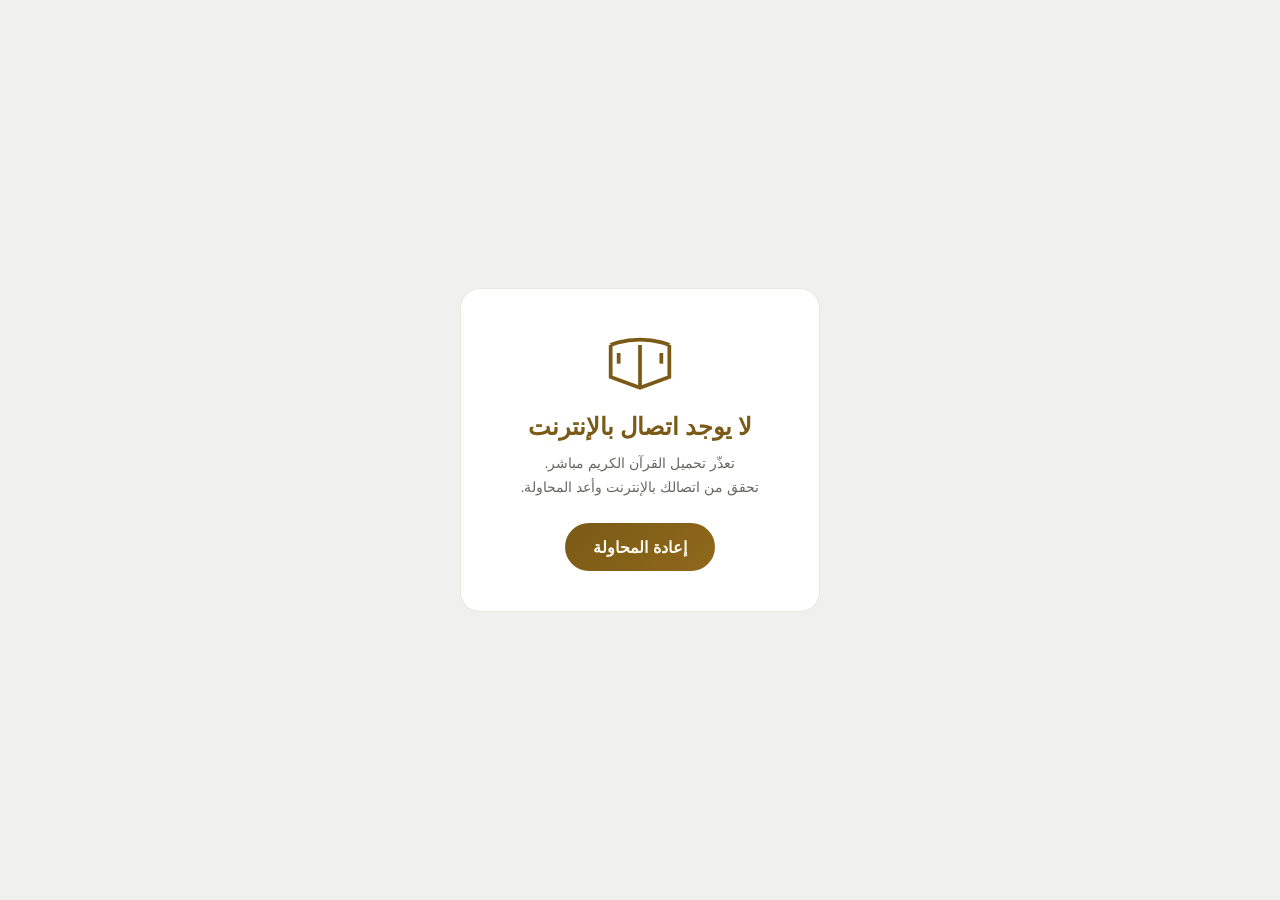
<file: offline.html>
<!DOCTYPE html>
<html lang="ar" dir="rtl">
<head>
<meta charset="UTF-8"/>
<meta name="viewport" content="width=device-width,initial-scale=1.0,viewport-fit=cover"/>
<title>غير متصل — القرآن الكريم مباشر</title>
<style>
*{box-sizing:border-box;margin:0;padding:0}
:root{--bg:#0e0d0a;--card:rgba(255,255,255,.05);--border:rgba(230,210,150,.14);--gold:#d4af37;--gold-2:#e6c76a;--text:#f4f0e6;--muted:rgba(244,240,230,.68);--btn-text:#1a1405}
html[data-theme="light"]{--bg:#f0f1ee;--card:#fff;--border:rgba(122,90,22,.14);--gold:#7a5a16;--gold-2:#8f681a;--text:#1b1a16;--muted:rgba(27,26,22,.66);--btn-text:#fffaf0}
html,body{height:100%;overflow:hidden;font-family:'Cairo','Segoe UI',Tahoma,sans-serif;background:var(--bg);color:var(--text);direction:rtl}
body{display:flex;align-items:center;justify-content:center;text-align:center;padding:24px}
.card{background:var(--card);border:1px solid var(--border);border-radius:20px;padding:40px 32px;max-width:360px;width:100%}
svg{margin:0 auto 20px;display:block;color:var(--gold)}
h1{font-family:'Amiri','Georgia',serif;font-size:1.5rem;color:var(--gold);margin-bottom:10px}
p{font-size:.9rem;color:var(--muted);line-height:1.7;margin-bottom:24px}
a{display:inline-flex;align-items:center;justify-content:center;min-height:48px;padding:12px 28px;border-radius:999px;background:linear-gradient(135deg,var(--gold),var(--gold-2));color:var(--btn-text);font-weight:700;text-decoration:none;font-size:1rem}
</style>
<script>
(function(){try{var m=localStorage.getItem('qr_theme_mode'),t=localStorage.getItem('qr_theme');var manual=(m==='manual')||(m!=='system'&&t);var v=manual&&(t==='light'||t==='dark')?t:(window.matchMedia&&matchMedia('(prefers-color-scheme: light)').matches?'light':'dark');document.documentElement.setAttribute('data-theme',v);}catch(e){}})(); /* نفس منطق التطبيق: يدوي ← المحفوظ، وإلا ← نظام الجهاز */
</script>
</head>
<body>
<div class="card">
  <svg width="64" height="64" viewBox="0 0 24 24" fill="none" stroke="currentColor" stroke-width="1.4" aria-hidden="true">
    <path d="M1 6s4-2 11-2 11 2 11 2"/><path d="M1 6v12l11 4 11-4V6"/><line x1="12" y1="6" x2="12" y2="22"/>
    <line x1="4" y1="9" x2="4" y2="13"/><line x1="20" y1="9" x2="20" y2="13"/>
  </svg>
  <h1>لا يوجد اتصال بالإنترنت</h1>
  <p>تعذّر تحميل القرآن الكريم مباشر.<br>تحقق من اتصالك بالإنترنت وأعد المحاولة.</p>
  <a href="./">إعادة المحاولة</a>
</div>
</body>
</html>
</file>
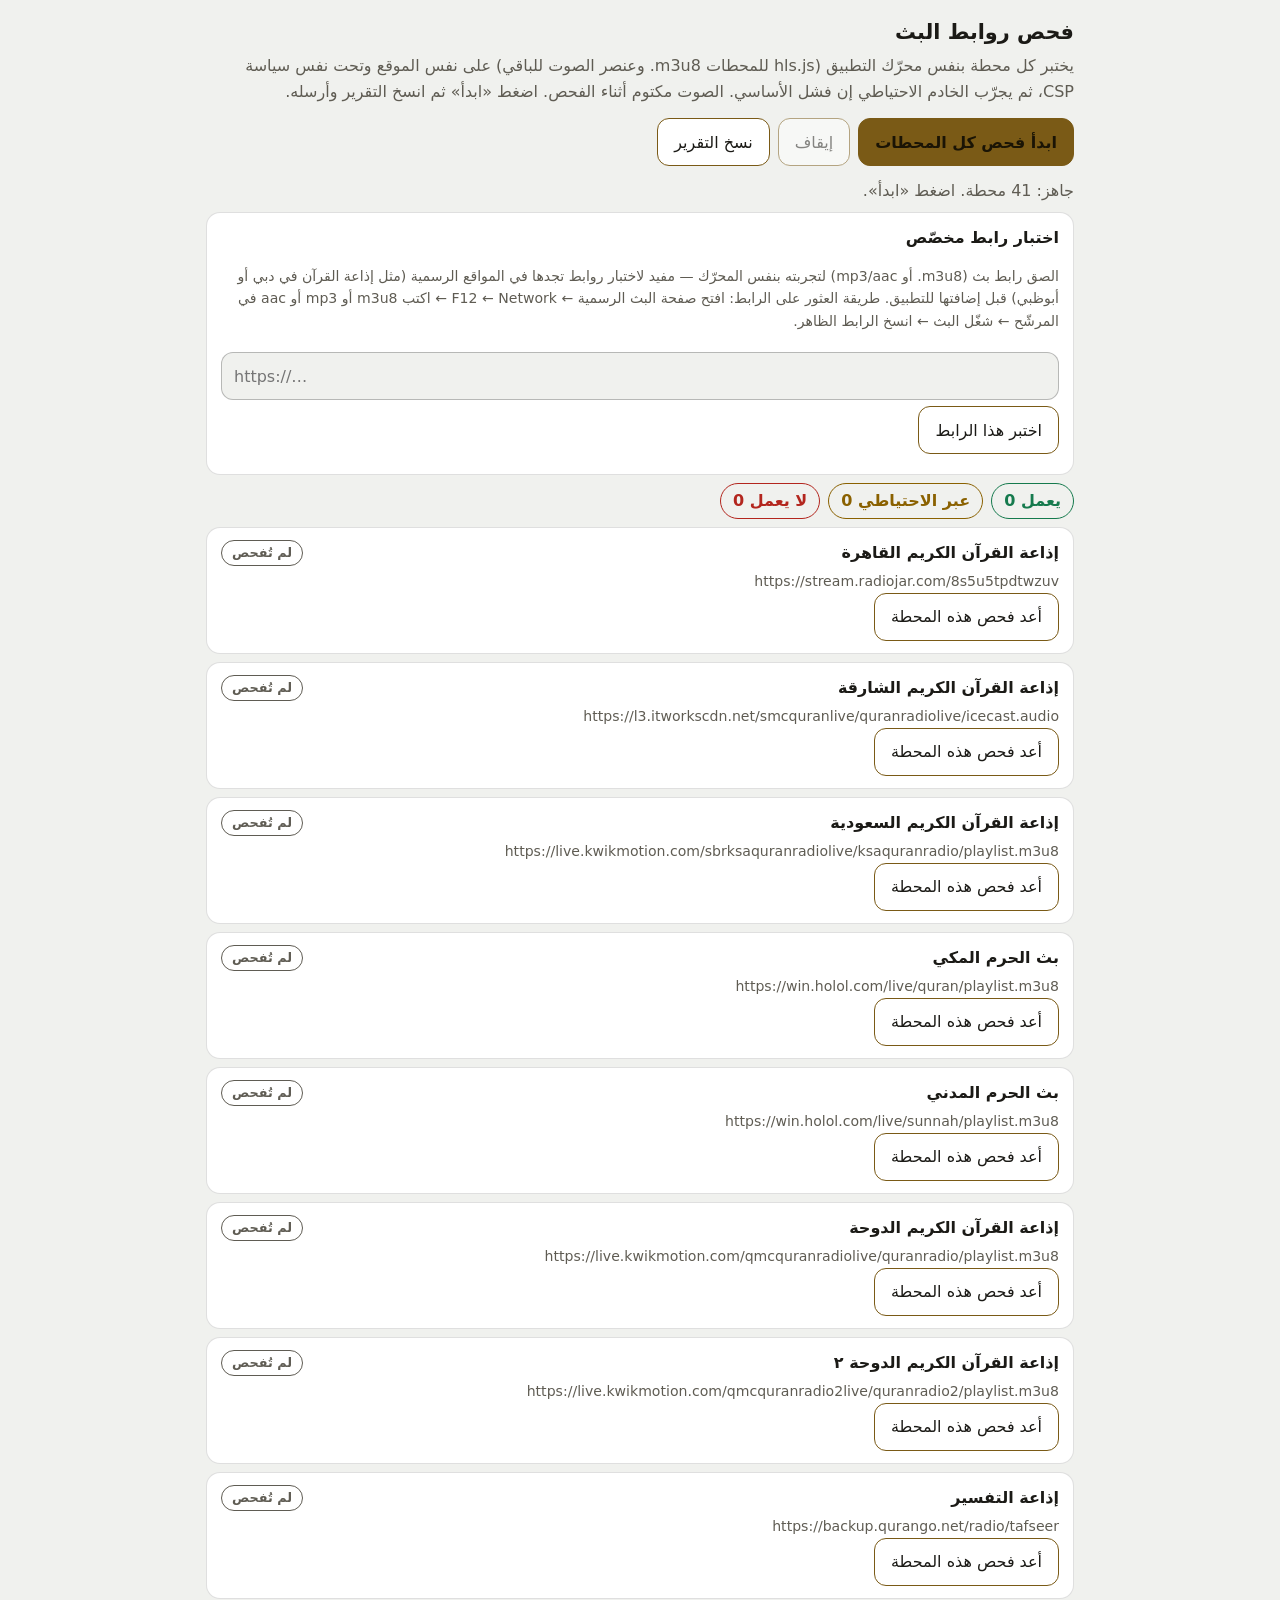
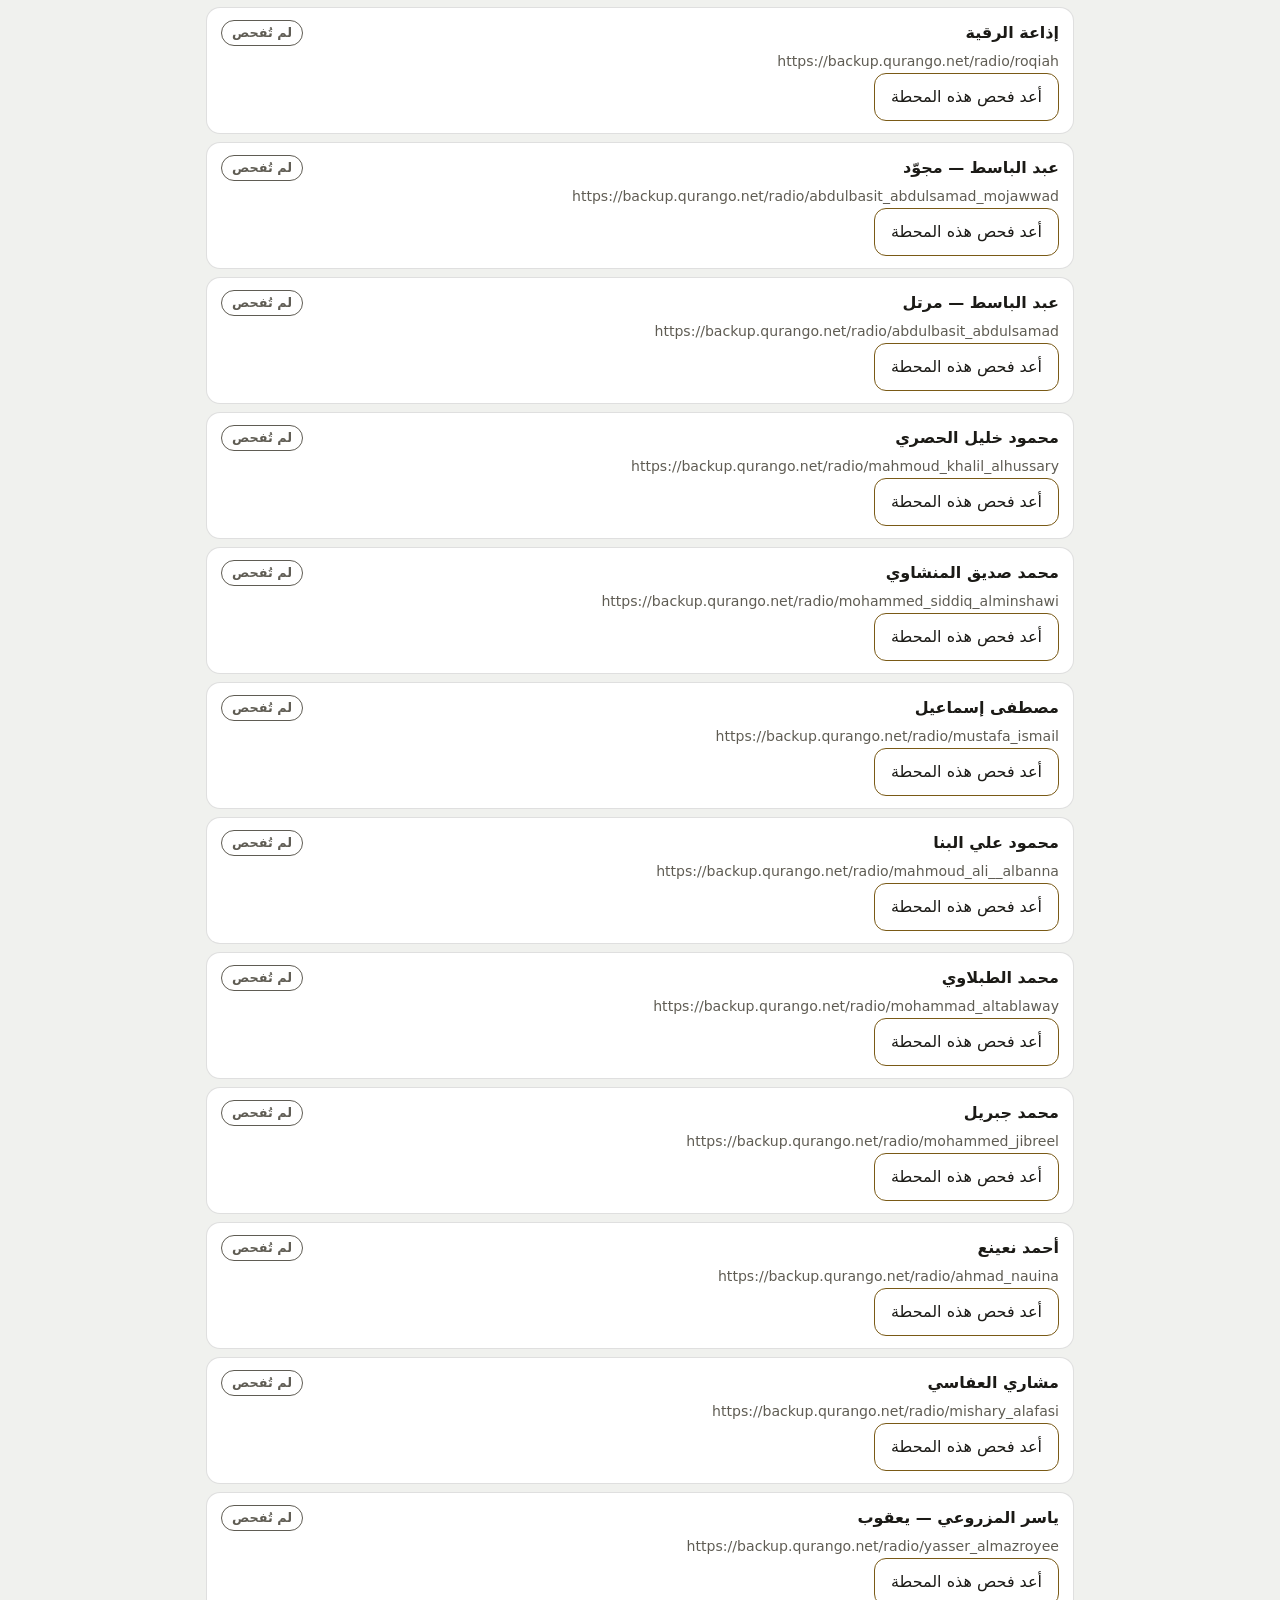
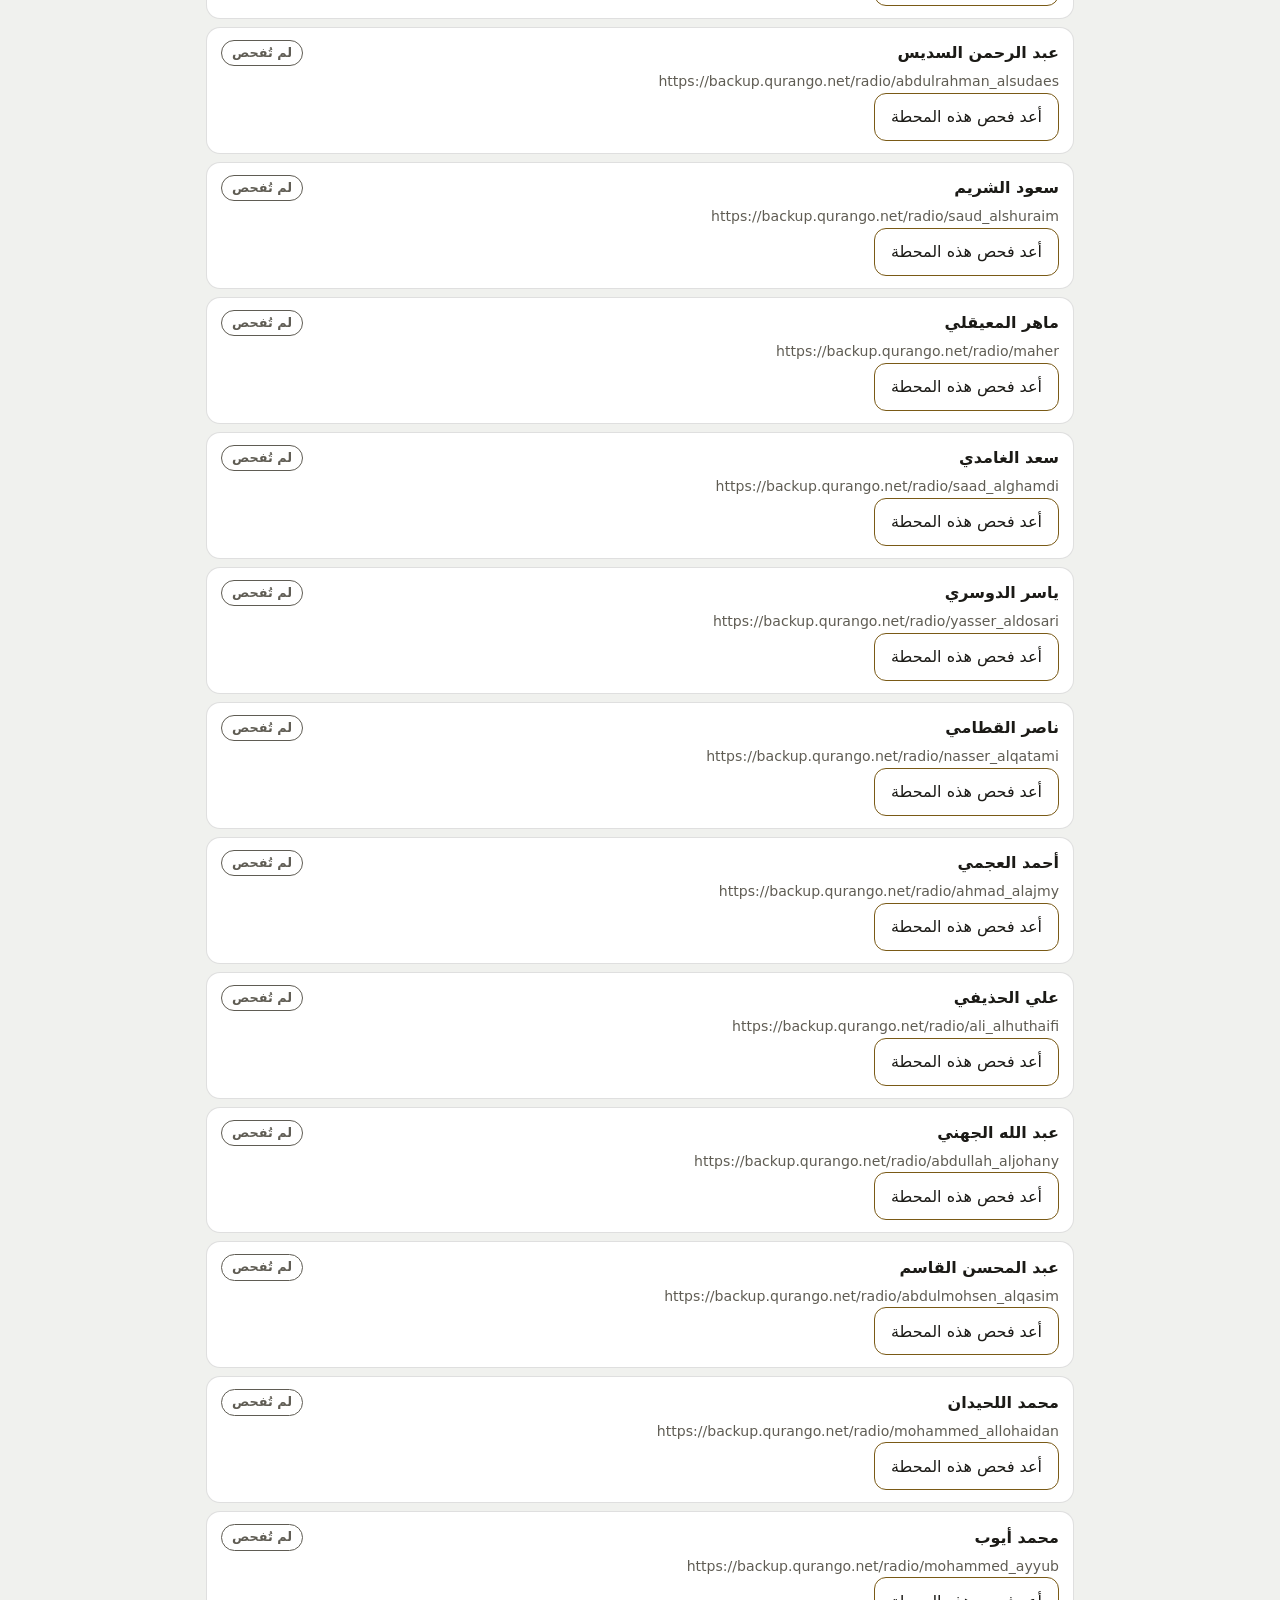
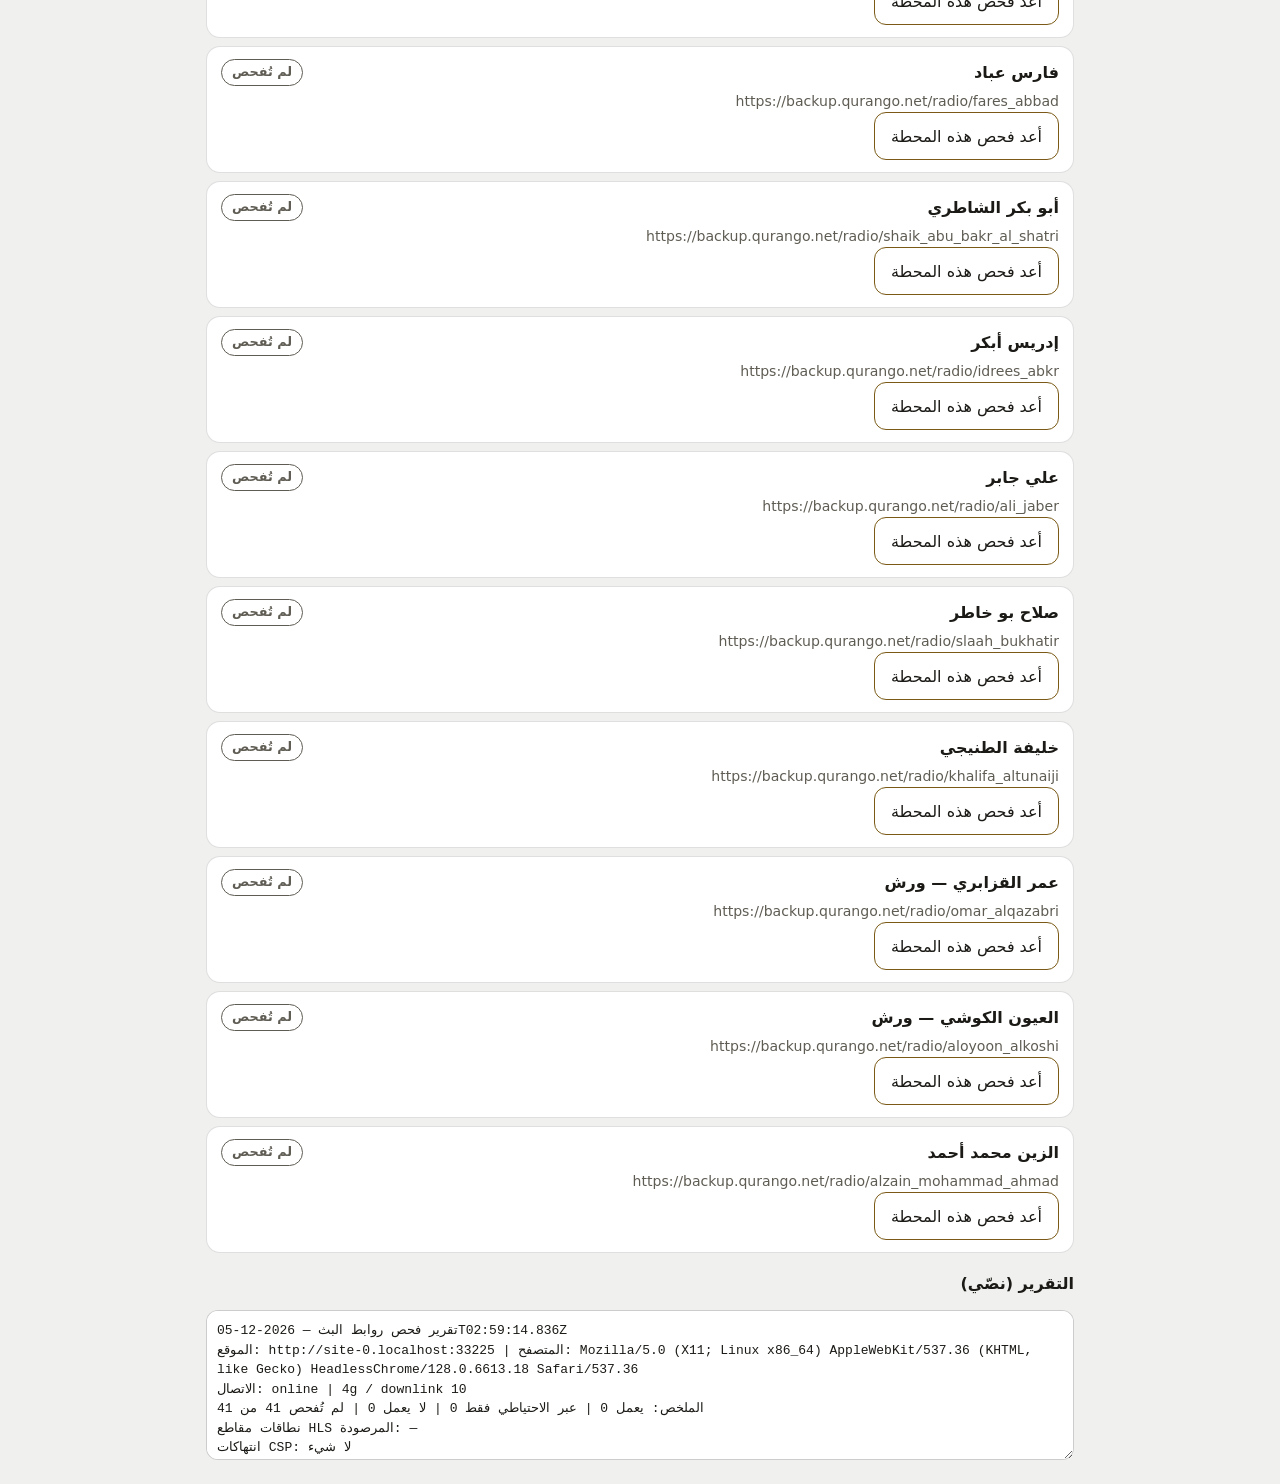
<file: tools/stream-check.html>
<!DOCTYPE html>
<html lang="ar" dir="rtl">
<head>
<meta charset="utf-8"/>
<meta name="viewport" content="width=device-width,initial-scale=1"/>
<meta name="robots" content="noindex,nofollow"/>
<!-- نفس سياسة CSP في index.html حرفيًا: فأي حجب يظهر هنا هو نفسه ما سيحدث للتطبيق -->
<meta http-equiv="Content-Security-Policy" content="default-src 'self'; script-src 'self'; style-src 'self' 'unsafe-inline' https://fonts.googleapis.com; font-src 'self' https://fonts.gstatic.com; img-src 'self' data: https:; media-src 'self' https: blob:; connect-src 'self' https:; worker-src 'self' blob:; manifest-src 'self'; object-src 'none'; base-uri 'self'; form-action 'none'"/>
<title>فحص روابط البث — القرآن الكريم مباشر</title>
<style>
  :root{color-scheme:dark light;--bg:#0e0d0a;--card:#1a1812;--txt:#f4f0e6;--mut:#b3aea2;--ok:#4cc38a;--warn:#e6b94a;--bad:#ef6b5b;--gold:#d4af37}
  @media (prefers-color-scheme:light){:root{--bg:#f0f1ee;--card:#fff;--txt:#1b1a16;--mut:#5f5c53;--ok:#157a4d;--warn:#8a6100;--bad:#b3261e;--gold:#7a5a16}}
  *{box-sizing:border-box}
  body{margin:0;background:var(--bg);color:var(--txt);font:16px/1.6 system-ui,"Segoe UI",Tahoma,sans-serif;padding:16px;max-width:900px;margin-inline:auto}
  h1{font-size:1.3rem;margin:0 0 4px}
  p.lead{color:var(--mut);margin:0 0 14px}
  .bar{display:flex;flex-wrap:wrap;gap:8px;margin:12px 0}
  button{font:inherit;min-height:48px;padding:8px 16px;border-radius:12px;border:1px solid var(--gold);background:var(--card);color:var(--txt);cursor:pointer}
  button.primary{background:var(--gold);color:#1a1405;font-weight:700}
  button:disabled{opacity:.5;cursor:default}
  button:focus-visible{outline:2px solid var(--gold);outline-offset:2px}
  #status{min-height:1.6em;color:var(--mut)}
  .sum{display:flex;gap:8px;flex-wrap:wrap;margin:8px 0}
  .pill{padding:4px 12px;border-radius:999px;border:1px solid currentColor;font-weight:700}
  .pill.ok{color:var(--ok)}.pill.warn{color:var(--warn)}.pill.bad{color:var(--bad)}
  .card{background:var(--card);border-radius:14px;padding:12px 14px;margin:8px 0;border:1px solid rgba(128,128,128,.25)}
  .card h2{font-size:1rem;margin:0 0 4px;display:flex;justify-content:space-between;gap:8px;align-items:center}
  .tag{font-size:.8rem;padding:2px 10px;border-radius:999px;border:1px solid currentColor;white-space:nowrap}
  .ok{color:var(--ok)}.warn{color:var(--warn)}.bad{color:var(--bad)}.idle{color:var(--mut)}
  .line{font-size:.88rem;color:var(--mut);word-break:break-all}
  .line b{color:var(--txt)}
  textarea{width:100%;min-height:150px;background:var(--card);color:var(--txt);border:1px solid rgba(128,128,128,.4);border-radius:12px;padding:10px;font:13px/1.5 ui-monospace,Consolas,monospace;direction:ltr;text-align:left}
</style>
</head>
<body>
<h1>فحص روابط البث</h1>
<p class="lead">يختبر كل محطة بنفس محرّك التطبيق (hls.js للمحطات ‎.m3u8‎ وعنصر الصوت للباقي) على نفس الموقع وتحت نفس سياسة CSP،
  ثم يجرّب الخادم الاحتياطي إن فشل الأساسي. الصوت مكتوم أثناء الفحص. اضغط «ابدأ» ثم انسخ التقرير وأرسله.</p>
<div class="bar">
  <button id="runAll" class="primary" type="button">ابدأ فحص كل المحطات</button>
  <button id="stop" type="button" disabled>إيقاف</button>
  <button id="copy" type="button">نسخ التقرير</button>
</div>
<div id="status" role="status" aria-live="polite">جارِ تحميل قائمة المحطات…</div>
<div class="card" id="customBox">
  <h2 style="margin:0 0 6px">اختبار رابط مخصّص</h2>
  <p class="line" style="word-break:normal">الصق رابط بث (‎.m3u8‎ أو mp3/aac) لتجربته بنفس المحرّك — مفيد لاختبار روابط تجدها في المواقع الرسمية (مثل إذاعة القرآن في دبي أو أبوظبي) قبل إضافتها للتطبيق.
    طريقة العثور على الرابط: افتح صفحة البث الرسمية ← F12 ← Network ← اكتب m3u8 أو mp3 أو aac في المرشّح ← شغّل البث ← انسخ الرابط الظاهر.</p>
  <input id="customUrl" type="url" dir="ltr" placeholder="https://…" aria-label="رابط البث المراد اختباره" style="width:100%;min-height:48px;margin:6px 0;padding:8px 12px;border-radius:12px;border:1px solid rgba(128,128,128,.5);background:var(--bg);color:var(--txt);font:inherit"/>
  <button id="customRun" type="button">اختبر هذا الرابط</button>
  <div id="customOut" class="line" role="status" aria-live="polite" style="margin-top:8px"></div>
</div>
<div class="sum" id="sum"></div>
<div id="list"></div>
<h2 style="font-size:1rem;margin-top:18px">التقرير (نصّي)</h2>
<textarea id="report" readonly aria-label="التقرير النصي"></textarea>
<script src="../vendor/hls.min.js" defer></script>
<script src="stream-check.js" defer></script>
</body>
</html>
</file>
<file: css/styles.min.css>
:root{--z-bg-deep:-2;--z-bg:-1;--z-base:0;--z-raised:1;--z-content:2;--z-pointer:3;--z-header:100;--z-menu:120;--z-player:200;--z-nav:210;--z-flash:999;--z-toast-temp:8999;--z-toast-update:9500;--z-top:9999;--z-install:10050;--z-modal:10200}*,*::before,*::after{box-sizing:border-box;margin:0;padding:0}html{font-size:16px;-webkit-text-size-adjust:100%;scroll-behavior:smooth;overflow-x:hidden;width:100%}@media (prefers-reduced-motion:reduce){html{scroll-behavior:auto}}body::before{content:'';position:fixed;inset:0;z-index:var(--z-bg-deep);background:radial-gradient(ellipse 70% 55% at 10% 10%,rgba(212,175,55,.108) 0%,transparent 65%),radial-gradient(ellipse 60% 50% at 90% 90%,rgba(212,175,55,.144) 0%,transparent 65%),var(--bg);transition:background var(--ts) var(--ease)}button{font-family:var(--fu);cursor:pointer;border:none;background:none;color:inherit;-webkit-tap-highlight-color:transparent;user-select:none}button:focus-visible{outline:2px solid var(--gold);outline-offset:3px}.skip-link{position:absolute;top:-100px;right:16px;z-index:var(--z-top);background:var(--gold);color:#0a1206;font-family:var(--fu);font-weight:700;font-size:14px;padding:10px 20px;border-radius:var(--r-sm,8px);text-decoration:none;transition:top .2s ease}.skip-link:focus{top:12px}svg{display:block;pointer-events:none}select{-webkit-appearance:none;appearance:none;background:transparent;cursor:pointer;color:var(--txt)}::-webkit-scrollbar{width:4px}::-webkit-scrollbar-track{background:transparent}::-webkit-scrollbar-thumb{background:var(--gdim);border-radius:4px}.geo svg{width:100%;height:100%}.logo-ic svg{width:20px;height:20px}.ibtn{width:40px;height:40px;min-width:40px;border-radius:50%;display:flex;align-items:center;justify-content:center;color:var(--txt2);border:1px solid transparent;flex-shrink:0;transition:color var(--t) var(--ease),background var(--t) var(--ease),border-color var(--t) var(--ease),transform var(--tf) var(--ease)}.ibtn svg{width:17px;height:17px}.ibtn:hover{color:var(--gold);background:var(--gdim);border-color:var(--cb);transform:scale(1.08)}.ibtn:active{transform:scale(.88)}.menu-wrap{position:relative}.app-menu{position:absolute;top:calc(100% + 10px);left:0;min-width:210px;z-index:var(--z-menu);background:var(--card);backdrop-filter:blur(22px) saturate(160%);-webkit-backdrop-filter:blur(22px) saturate(160%);border:1px solid var(--cb);border-radius:var(--r-lg);box-shadow:var(--sh);padding:6px;display:flex;flex-direction:column;gap:1px;opacity:0;transform:translateY(-6px) scale(.96);pointer-events:none;transform-origin:top left;transition:opacity .16s var(--ease),transform .16s var(--ease)}.app-menu.open{opacity:1;transform:translateY(0) scale(1);pointer-events:auto}.app-menu-item{display:flex;align-items:center;gap:10px;width:100%;padding:9px 10px;border-radius:calc(var(--r-lg) - 6px);color:var(--txt2);font-family:var(--fu);font-size:.82rem;font-weight:600;text-align:right;background:transparent;transition:background var(--t) var(--ease),color var(--t) var(--ease)}.app-menu-item:hover,.app-menu-item:focus-visible{background:var(--gdim);color:var(--gold)}.app-menu-item:active{transform:scale(.98)}.ami-ic{width:30px;height:30px;min-width:30px;border-radius:50%;display:flex;align-items:center;justify-content:center;background:var(--gdim);color:var(--gold);flex-shrink:0}.ami-ic svg{width:15px;height:15px}.app-menu-sep{height:1px;background:var(--sep);margin:5px 8px}[data-theme="dark"] .i-sun{display:none}[data-theme="dark"] .i-moon{display:block}[data-theme="light"] .i-sun{display:block}[data-theme="light"] .i-moon{display:none}.card{background:var(--card-solid,var(--card));border:1px solid var(--cb);border-radius:var(--r-xl);box-shadow:var(--sh),inset 0 0 0 1px rgba(212,175,55,.045),inset 0 1px 0 rgba(255,255,255,.03);transition:background var(--t) var(--ease),border-color var(--t) var(--ease);transform:translateZ(0)}.section-arrive{animation:sectionArrive .75s var(--ease)}@keyframes sectionArrive{0%{box-shadow:var(--sh),0 0 0 0 rgba(212,175,55,0),inset 0 0 0 1px rgba(212,175,55,.045)}22%{box-shadow:var(--sh),0 0 0 3px var(--gdim),inset 0 0 0 1px rgba(212,175,55,.18)}100%{box-shadow:var(--sh),0 0 0 0 rgba(212,175,55,0),inset 0 0 0 1px rgba(212,175,55,.045)}}@media (prefers-reduced-motion:reduce){.section-arrive{animation:none}}.card:hover{background:var(--ch)}.cal-block--center{text-align:center}.cal-hijri{font-family:var(--fd);font-size:clamp(.95rem,3vw,1.1rem);color:var(--gold);font-weight:700;line-height:1.3}.cal-day{font-size:.82rem;color:var(--gold);font-weight:700}.ldot{width:7px;height:7px;border-radius:50%;background:var(--txt3);flex-shrink:0;transition:background var(--t),box-shadow var(--t)}@keyframes bufPulse{0%,100%{opacity:1}50%{opacity:.28}}.viz.on{opacity:1}.spwrap,.ewrap{position:absolute;inset:0;display:flex;align-items:center;justify-content:center;flex-direction:column;gap:6px}.sptxt,.emsg{font-size:.74rem;color:var(--txt2)}.eic{font-size:1.25rem}.rbtn{display:flex;align-items:center;gap:5px;padding:5px 14px;border-radius:999px;background:var(--gdim);border:1px solid var(--cb);color:var(--gold);font-size:.74rem;font-weight:600;transition:background var(--t),transform var(--tf);min-height:44px}.rbtn:hover{background:rgba(212,175,55,.22);transform:translateY(-1px)}.rbtn:active{transform:scale(.94)}.rbtn svg{width:12px;height:12px}.strow{display:flex;align-items:center;gap:6px;padding:5px 14px;border-radius:999px;background:var(--gdim);border:1px solid rgba(212,175,55,.12);font-size:.74rem;color:var(--txt2);white-space:nowrap}.strow.live{color:var(--green)}.strow.loading{color:var(--gold)}.strow.error{color:var(--red)}.pbtn::before{content:'';position:absolute;inset:-5px;border-radius:50%;border:1px solid rgba(212,175,55,.28)}.pbtn.playing::before{animation:ripplePulse 2.8s ease-out infinite}@keyframes ripplePulse{0%{inset:-5px;opacity:.52}100%{inset:-22px;opacity:0}}.pbtn .i-play{margin-right:-3px}.pbtn:active{transform:scale(.92)}.bsh{position:absolute;inset:0;border-radius:50%;background:radial-gradient(circle at 34% 26%,rgba(255,255,255,.22) 0%,transparent 62%);pointer-events:none}.vic svg{width:18px;height:18px;color:var(--txt2);transition:color var(--t)}.vic:hover svg{color:var(--gold)}.vslider::-webkit-slider-thumb:active{cursor:grabbing;transform:scale(1.35)}.divider{width:100%;height:1px;background:var(--sep);margin:2px 0}.sec-card{padding:clamp(16px,3vw,22px) clamp(14px,3vw,20px);display:flex;flex-direction:column;gap:12px}.sec-title{font-family:var(--fd);font-size:1.05rem;color:var(--gold);display:flex;align-items:center;gap:6px;font-weight:700}.sec-title svg{width:16px;height:16px}@keyframes fadeUp{from{opacity:0;transform:translateY(6px)}to{opacity:1;transform:translateY(0)}}.st-icon{width:40px;height:40px;min-width:40px;border-radius:50%;background:rgba(212,175,55,.09);border:1px solid var(--sep);display:flex;align-items:center;justify-content:center;font-size:1.3rem;flex-shrink:0;overflow:hidden;transition:background var(--t),border-color var(--t),box-shadow var(--t)}.st-icon--avatar{background:linear-gradient(145deg,var(--gdim),color-mix(in srgb,var(--gold) 22%,transparent))!important;border-color:color-mix(in srgb,var(--gold) 35%,var(--cb))!important}.rc-initial{font-family:var(--fd);font-weight:700;font-size:1.05rem;color:var(--gold);line-height:1}.st-item.active .st-icon{background:rgba(212,175,55,.18);border-color:var(--gold);box-shadow:0 0 10px var(--gglow)}.st-item.playing .st-icon{background:rgba(212,175,55,.12);border-color:rgba(212,175,55,.38);animation:iconPulse 2s ease-in-out infinite}@keyframes iconPulse{0%,100%{box-shadow:0 0 0 0 rgba(212,175,55,.28)}50%{box-shadow:0 0 0 6px rgba(212,175,55,0)}}.st-info{display:flex;flex-direction:column;gap:3px;flex:1;min-width:0}.st-item[data-cat="قراء"].st-badge{background:rgba(212,175,55,.14);color:var(--blue);border:1px solid rgba(212,175,55,.28)}.st-eq{display:none;align-items:flex-end;gap:2px;height:16px;flex-shrink:0}.st-item.playing .st-eq{display:flex}.st-eq span{width:3px;border-radius:2px;background:var(--green);animation:eqBar .8s ease-in-out infinite}.st-eq span:nth-child(1){height:5px;animation-delay:0s}.st-eq span:nth-child(2){height:10px;animation-delay:.15s}.st-eq span:nth-child(3){height:7px;animation-delay:.3s}@keyframes eqBar{0%,100%{transform:scaleY(.32)}50%{transform:scaleY(1)}}.st-fav:hover{opacity:1;background:var(--gdim);border-color:var(--sep);transform:scale(1.1)}.st-fav.saved svg{fill:var(--gold)}.st-fav svg{width:15px;height:15px;transition:fill var(--t)}.no-results{text-align:center;color:var(--txt3);font-size:.86rem;padding:24px 0}.tb-card::before{content:'';position:absolute;inset:0;pointer-events:none;z-index:var(--z-base);background:radial-gradient(ellipse 68% 52% at 50% 0%,rgba(212,175,55,.06) 0%,transparent 68%);border-radius:inherit}.tb-card>*{position:relative;z-index:var(--z-raised)}.tb-title{font-family:var(--fd);font-size:1.05rem;color:var(--gold);display:flex;align-items:center;gap:6px;font-weight:700}.tb-title svg{width:16px;height:16px}.tb-svg{width:100%;height:100%;transform:rotate(-90deg)}.tb-center{position:absolute;inset:0;display:flex;flex-direction:column;align-items:center;justify-content:center;gap:2px;pointer-events:none}.tb-num.bump{animation:bumpSoft .36s cubic-bezier(.34,1.56,.64,1)}@keyframes bumpSoft{0%{transform:scale(1)}30%{transform:scale(1.06)}65%{transform:scale(1.02)}100%{transform:scale(1)}}.tb-mile{font-size:.66rem;color:var(--gold);opacity:0;transform:translateY(4px);transition:opacity .38s ease,transform .38s cubic-bezier(.34,1.56,.64,1);min-height:1em;font-weight:700;letter-spacing:.04em}.tb-mile.show{opacity:1;transform:translateY(0)}.tb-tap{position:absolute;bottom:-10px;left:50%;transform:translateX(-50%);width:clamp(54px,13vw,66px);height:clamp(54px,13vw,66px);border-radius:50%;background:linear-gradient(145deg,var(--gl) 0%,var(--gold) 45%,var(--gd) 100%);color:#0a1206;display:flex;align-items:center;justify-content:center;box-shadow:0 6px 20px rgba(212,175,55,.48),0 2px 7px rgba(0,0,0,.32),inset 0 1px 0 rgba(255,255,255,.32),inset 0 -1px 0 rgba(0,0,0,.14);transition:transform .2s cubic-bezier(.25,.46,.45,.94),box-shadow .2s;touch-action:manipulation;user-select:none;-webkit-tap-highlight-color:transparent}.tb-tap::before{content:'';position:absolute;inset:0;border-radius:50%;background:radial-gradient(circle at 36% 28%,rgba(255,255,255,.30) 0%,transparent 62%)}.tb-tap:hover{box-shadow:0 10px 34px rgba(212,175,55,.65),0 3px 9px rgba(0,0,0,.28),inset 0 1px 0 rgba(255,255,255,.32);transform:translateX(-50%) scale(1.07) translateY(-1px)}.tb-tap:active{box-shadow:0 3px 10px rgba(212,175,55,.38),0 1px 4px rgba(0,0,0,.28),inset 0 1px 0 rgba(255,255,255,.18);transform:translateX(-50%) scale(.94)}.tb-tap svg{width:20px;height:20px;position:relative;z-index:var(--z-raised)}.tb-rst:hover{background:rgba(212,175,55,.20);transform:translateY(-1px)}.tb-rst:active{transform:scale(.93)}.tb-rst svg{width:11px;height:11px}.tb-flash{position:fixed;top:50%;left:50%;transform:translate(-50%,-50%) scale(.82) translateY(8px);z-index:var(--z-flash);pointer-events:none;opacity:0;transition:opacity .26s var(--ease),transform .3s var(--spring)}.tb-flash.show{opacity:1;transform:translate(-50%,-50%) scale(1) translateY(0)}.tb-flash-msg{background:rgba(14,13,10,.9);backdrop-filter:blur(22px);-webkit-backdrop-filter:blur(22px);border:1px solid rgba(212,175,55,.38);color:var(--gold);font-family:var(--fd);font-size:1rem;padding:14px 26px;border-radius:var(--r-lg);text-align:center;white-space:pre-line;box-shadow:0 8px 36px rgba(0,0,0,.52),0 0 0 1px rgba(212,175,55,.09),inset 0 1px 0 rgba(212,175,55,.14)}.azcard{padding:clamp(16px,3vw,22px) clamp(14px,3vw,20px);display:flex;flex-direction:column;gap:0}.az-title{font-family:var(--fd);font-size:1.05rem;color:var(--gold);display:flex;align-items:center;gap:6px;margin-bottom:10px;font-weight:700}.az-title svg{width:16px;height:16px}.azcard details:last-of-type{border-bottom:none}.azcard summary:hover{color:var(--gold)}.sum-arrow{margin-right:auto;transition:transform var(--t);font-size:.68rem;color:var(--txt3)}.zi{background:rgba(0,0,0,.14);border:1px solid var(--sep);border-radius:var(--r);padding:12px 13px;display:flex;flex-direction:column;gap:5px;animation:fadeUp .22s ease both}.zi-text{font-family:var(--fd);font-size:.98rem;color:var(--txt);line-height:1.85;text-align:right}.zi-trans{font-size:.74rem;color:var(--txt2);line-height:1.6}.zi-footer{display:flex;align-items:center;justify-content:space-between;gap:7px;flex-wrap:wrap}.zi-badge{display:inline-flex;align-items:center;gap:4px;padding:2px 9px;background:var(--cb);border-radius:var(--r-xl);font-size:.66rem;font-weight:700;color:var(--gold)}.zi-counter{display:flex;align-items:center;gap:7px}.zi-val{font-size:.73rem;font-weight:700;color:var(--gold);min-width:36px;text-align:center}.zi-btn{padding:6px 12px;border-radius:var(--r-xl);background:linear-gradient(135deg,var(--gold),var(--gl));color:#0a1206;font-size:.76rem;font-weight:700;box-shadow:0 2px 7px var(--gglow);transition:transform var(--tf),box-shadow var(--t);min-height:36px}.zi-btn:hover{transform:scale(1.04);box-shadow:0 4px 13px var(--gglow)}.zi-btn:active{transform:scale(.94)}.zi-btn:disabled{opacity:.44;cursor:default;transform:none}.zi.done{opacity:.5}.zi.done .zi-text{text-decoration:line-through;text-decoration-color:var(--gold);text-decoration-thickness:1px}.flink{color:var(--gold);opacity:.72;transition:opacity var(--t);text-decoration:none}.flink:hover{opacity:1;text-decoration:underline}.ftr-ver{color:var(--txt3);font-size:.78em}.ftr-status{display:none;align-items:center;justify-content:center;gap:5px;margin-bottom:6px;font-size:.71rem;color:var(--txt3);padding:5px 10px;border-radius:var(--r-xl);background:rgba(0,0,0,.16);border:1px solid var(--sep);animation:fadeUp .28s ease}.ftr-status.show{display:flex}.ftr-status.err{color:var(--red);border-color:rgba(248,113,113,.18);background:rgba(248,113,113,.05)}.ftr-status.warn{color:var(--gold);border-color:var(--cb);background:var(--gdim)}.ftr-status.ok{color:var(--green);border-color:rgba(212,175,55,.18);background:rgba(212,175,55,.05)}.ftr-dot{width:5px;height:5px;border-radius:50%;flex-shrink:0}.ftr-status.err .ftr-dot{background:var(--red)}.ftr-status.warn .ftr-dot{background:var(--gold);animation:bufPulse .9s ease-in-out infinite}.ftr-status.ok .ftr-dot{background:var(--green)}.mini.visible{transform:translateY(0);opacity:1}.bnav-item:active{transform:scale(.92)}.bnav-item:focus-visible{outline:2px solid var(--gold);outline-offset:-2px;border-radius:var(--r-sm)}.minfo{display:flex;align-items:center;gap:10px;flex:1;min-width:0;overflow:hidden}.mic svg{width:22px;height:22px}.mtxt{display:flex;flex-direction:column;min-width:0}.mbtn:hover{box-shadow:var(--sbh);transform:scale(1.07)}.mbtn:active{transform:scale(.9)}.mbtn svg{width:18px;height:18px}.fdiv.hidden{display:none}.fbody{display:flex;flex-direction:column;align-items:center;gap:16px}.frings{position:relative;width:180px;height:180px;display:flex;align-items:center;justify-content:center}.fr{position:absolute;border-radius:50%;border:1px solid var(--cb);animation:frSpin var(--dur) linear infinite}.fr--1{inset:0;--dur:12s}.fr--2{inset:18px;--dur:18s;animation-direction:reverse}.fr--3{inset:36px;--dur:24s}@keyframes frSpin{to{transform:rotate(360deg)}}.frc{position:absolute;inset:0;display:flex;align-items:center;justify-content:center}.bism{font-family:var(--fd);font-size:1rem;color:var(--gold);text-align:center;line-height:1.65;filter:drop-shadow(0 0 8px var(--gglow))}.ftit{font-family:var(--fd);font-size:1.2rem;color:var(--txt);text-align:center}.fst{font-size:.8rem;color:var(--txt2);text-align:center}.fexit{position:absolute;top:clamp(14px,4vw,22px);left:clamp(14px,4vw,22px);width:44px;height:44px;border-radius:50%;background:var(--card);border:1px solid var(--cb);color:var(--txt2);display:flex;align-items:center;justify-content:center;transition:color var(--t),border-color var(--t)}.fexit:hover{color:var(--gold);border-color:var(--gold)}.fexit svg{width:17px;height:17px}.pt-qibla-btn{width:30px;height:30px;min-width:30px;border-radius:50%;display:flex;align-items:center;justify-content:center;background:var(--gdim);color:var(--gold);border:1px solid var(--cb);cursor:pointer;transition:color var(--t) var(--ease),background var(--t) var(--ease),border-color var(--t) var(--ease),transform var(--tf) var(--ease)}.pt-qibla-btn:hover,.pt-qibla-btn:active{color:#0a1206;background:linear-gradient(135deg,var(--gold),var(--gl));border-color:transparent;transform:scale(1.08)}.pt-qibla-btn:active{transform:scale(.92)}.pt-qibla-btn svg{width:17px;height:17px}.qibla-screen{position:fixed;inset:0;z-index:var(--z-modal);background:var(--bg);display:flex;flex-direction:column;overflow:hidden}.qibla-topbar{display:flex;align-items:center;justify-content:space-between;padding:calc(env(safe-area-inset-top,0px) + 14px) 18px 12px;border-bottom:1px solid var(--sep);flex-shrink:0}.qibla-topbar-title{font-family:var(--fu);font-weight:800;font-size:1.02rem;color:var(--txt)}.qibla-close{width:36px;height:36px;border-radius:50%;background:var(--card);border:1px solid var(--cb);color:var(--txt2);display:flex;align-items:center;justify-content:center;transition:color var(--t) var(--ease),border-color var(--t) var(--ease)}.qibla-close:hover{color:var(--gold);border-color:var(--gold)}.qibla-close svg{width:16px;height:16px}.qibla-body{flex:1;overflow-y:auto;padding:22px 18px calc(env(safe-area-inset-bottom,0px) + 28px);display:flex;flex-direction:column;align-items:center}.qibla-center-msg{display:flex;flex-direction:column;align-items:center;gap:14px;text-align:center;color:var(--txt2);max-width:320px;margin:auto;padding:30px 10px}.qibla-center-msg svg{color:var(--gold)}.qibla-center-msg--warn svg{color:var(--amber)}.qibla-center-msg p{font-size:.9rem;line-height:1.7;font-weight:600}.qibla-spinner{width:38px;height:38px;border-radius:50%;border:3px solid var(--cb);border-top-color:var(--gold);animation:qibla-spin 0.85s linear infinite}@keyframes qibla-spin{to{transform:rotate(360deg)}}.qibla-primary-btn{padding:11px 30px;border-radius:14px;background:linear-gradient(135deg,var(--gl),var(--gd));color:#1b1608;font-family:var(--fu);font-weight:800;font-size:.88rem;border:none;box-shadow:0 10px 26px var(--gglow);cursor:pointer;transition:transform .18s var(--ease)}.qibla-primary-btn:active{transform:scale(.96)}.qibla-static-result{display:flex;flex-direction:column;align-items:center;gap:4px;padding:22px 26px;border-radius:var(--r-xl);background:var(--card);border:1px solid var(--cb);margin-top:4px}.qibla-static-deg{font-family:var(--fd);font-size:2.4rem;font-weight:700;color:var(--gold)}.qibla-static-dir{font-size:.86rem;font-weight:700;color:var(--txt2)}.qibla-static-dist{font-size:.76rem;color:var(--txt3);margin-top:4px}.qibla-compass-wrap{display:flex;flex-direction:column;align-items:center;gap:16px;width:100%;max-width:340px}.qibla-top-readout{display:flex;flex-direction:column;align-items:center;gap:2px}.qtr-label{font-family:var(--fd);font-size:.92rem;font-weight:700;color:var(--txt3);display:flex;align-items:center;justify-content:center;gap:8px;letter-spacing:.02em}.qtr-label::before,.qtr-label::after{content:"";width:14px;height:1px;background:linear-gradient(90deg,transparent,var(--gold));opacity:.5}.qtr-label::after{transform:scaleX(-1)}.qtr-val{font-family:var(--fd);font-size:1.9rem;font-weight:700;color:var(--gold);line-height:1.15}.qibla-dial-housing{position:relative;width:min(78vw,300px);height:min(78vw,300px);flex-shrink:0}.qibla-pointer-fixed{position:absolute;top:-2px;left:50%;transform:translateX(-50%);width:0;height:0;border-left:8px solid transparent;border-right:8px solid transparent;border-top:14px solid var(--gold);z-index:var(--z-pointer);filter:drop-shadow(0 2px 6px var(--gglow))}.qibla-dial{width:100%;height:100%;display:block;overflow:visible}.qd-bezel{fill:var(--card);stroke:var(--cb);stroke-width:1.5}.qd-tick{stroke:var(--txt3);stroke-width:1.4}.qd-tick--major{stroke:var(--gold);stroke-width:2.2}.qd-cardinal{font-family:var(--fu);font-size:15px;font-weight:800;fill:var(--txt2)}.qd-qibla-arrow{transition:filter .25s var(--ease)}.qd-arrow-shape{fill:var(--gold)}.qd-kaaba-dot{fill:var(--bg2);stroke:var(--gold);stroke-width:2}.qd-qibla-arrow--aligned .qd-arrow-shape{fill:var(--green)}.qd-qibla-arrow--aligned .qd-kaaba-dot{stroke:var(--green)}.qd-qibla-arrow--aligned{filter:drop-shadow(0 0 8px var(--green))}.qd-hub{fill:var(--gold)}.qibla-status{padding:10px 20px;border-radius:999px;background:var(--gdim);border:1px solid var(--cb);color:var(--gold);font-weight:700;font-size:.86rem;text-align:center;transition:background var(--t) var(--ease),color var(--t) var(--ease),border-color var(--t) var(--ease);max-width:280px}.qibla-calib-hint{font-size:.74rem;line-height:1.6;color:var(--txt3);text-align:center;max-width:280px;padding:8px 14px;border-radius:12px;background:var(--ch)}.qibla-meta-row{display:flex;width:100%;gap:8px}.qibla-meta-item{flex:1;display:flex;flex-direction:column;align-items:center;gap:3px;padding:10px 6px;border-radius:14px;background:var(--card);border:1px solid var(--cb)}.qm-label{font-size:.62rem;font-weight:700;color:var(--txt3)}.qm-val{font-size:.86rem;font-weight:800;color:var(--txt)}.qibla-fallback-note{font-size:.76rem;line-height:1.6;color:var(--amber);text-align:center;padding:10px 14px;border-radius:12px;background:color-mix(in srgb,var(--amber) 10%,transparent);border:1px solid color-mix(in srgb,var(--amber) 25%,transparent)}.qibla-disclaimer{font-size:.68rem;line-height:1.6;color:var(--txt3);text-align:center;opacity:.8;max-width:300px}.hidden{display:none!important}.st-icon--svg{background:linear-gradient(145deg,rgba(212,175,55,.06) 0%,rgba(212,175,55,.036) 100%);color:var(--txt2);transition:color var(--t),background var(--t),box-shadow var(--t)}.st-icon--svg svg{width:20px;height:20px;will-change:transform;transition:transform 120ms var(--spring),color 100ms}.st-item:hover .st-icon--svg svg{transform:scale(1.12)}.st-item.active .st-icon--svg{color:var(--gold);background:linear-gradient(145deg,rgba(212,175,55,.22) 0%,rgba(212,175,55,.08) 100%);border-color:var(--gold);box-shadow:0 0 10px var(--gglow)}.st-item.playing .st-icon--svg{color:var(--green);background:linear-gradient(145deg,rgba(212,175,55,.18) 0%,rgba(212,175,55,.06) 100%);border-color:rgba(212,175,55,.38)}.cat-pills::-webkit-scrollbar{display:none}.st-search:focus-within{border-color:var(--gold)}.st-search-input::-webkit-search-cancel-button{-webkit-appearance:none}.cat-pill:hover{color:var(--gold);border-color:var(--cb);background:var(--gdim)}.cat-pill:active{transform:scale(.92)}.tb-target-badge:hover{box-shadow:0 3px 12px rgba(212,175,55,.5)}.tb-target-badge:active{transform:scale(.92)}@media (max-width:768px){select,input[type="range"],input,textarea,.pt-city-sel{font-size:16px!important}}@font-face{font-family:'Cairo-Fallback';src:local('Arial');size-adjust:105%;ascent-override:95%;descent-override:25%;line-gap-override:normal}@font-face{font-family:'Amiri-Fallback';src:local('Georgia');size-adjust:98%;ascent-override:90%;descent-override:20%;line-gap-override:normal}@media (max-width:359px){:root{--r-xl:14px;--r-lg:11px;--r:9px}body{padding-bottom:calc(var(--dock-height, 64px) + 68px + env(safe-area-inset-bottom,0px))}.wrap{padding:0 10px;gap:10px}.hdr{padding:10px 0 4px}.hdr::before{top:-6px;left:0;right:0;bottom:0}.hdr-acts{gap:1px}.ibtn{width:34px;height:34px;min-width:34px}.ibtn svg{width:15px;height:15px}.logo span{display:none}.logo-ic{width:30px;height:30px}.logo-ic svg{width:18px;height:18px}.cal-card{padding:10px;gap:8px}.cal-divider{display:none}.cal-hijri{font-size:.82rem}.cal-greg{font-size:.7rem}.cal-label{font-size:.58rem}.np-card{padding:14px 10px;gap:10px}.np-title{font-size:1rem}.np-sub{font-size:.68rem}.vwrap{height:38px}.vb{width:3px}.pbtn{width:58px;height:58px;min-width:58px}.pbtn svg{width:18px;height:18px}.strow{padding:4px 10px;font-size:.7rem}.vrow{gap:8px}.vpct{font-size:.65rem;width:28px}.sec-card{padding:12px 10px;gap:10px}.st-item{padding:8px 10px;gap:8px}.st-icon{width:34px;height:34px;min-width:34px;font-size:1.1rem}.st-icon--svg svg{width:16px;height:16px}.st-name{font-size:.78rem}.st-badge{font-size:.56rem;padding:1px 5px}.st-fav{width:30px;height:30px;min-width:30px}.st-fav svg{width:13px;height:13px}.tb-card{padding:14px 10px;gap:14px}.tb-ring{width:clamp(150px,44vw,190px);height:clamp(150px,44vw,190px)}.tb-num{font-size:1.7rem}.tb-tap{width:50px;height:50px}.tb-tap svg{width:18px;height:18px}.azcard{padding:12px 10px}.zi-text{font-size:.88rem}.mini{padding:7px 10px 7px}.mbtn{width:38px;height:38px}.mbtn svg{width:16px;height:16px}.mt{font-size:.78rem}.ms{font-size:.62rem}.mic{width:30px;height:30px}.mic svg{width:18px;height:18px}.cat-pills{gap:4px}.cat-pill{padding:4px 9px;font-size:.68rem;min-height:28px}}@media (min-width:360px) and (max-width:479px){.wrap{padding:0 clamp(12px,3.8vw,18px);gap:12px}.np-card{padding:clamp(16px,4.2vw,22px) clamp(13px,3.6vw,18px);gap:clamp(10px,2.8vw,14px)}.np-title{font-size:clamp(1.05rem,5.2vw,1.35rem)}.np-sub{font-size:clamp(.7rem,2.1vw,.78rem)}.pbtn{width:clamp(62px,14vw,72px);height:clamp(62px,14vw,72px)}.st-item{padding:clamp(8px,2.5vw,11px) clamp(10px,3vw,13px)}.st-name{font-size:clamp(.8rem,2.4vw,.88rem)}.tb-ring{width:clamp(170px,44vw,200px);height:clamp(170px,44vw,200px)}.tb-num{font-size:clamp(1.9rem,7.5vw,2.4rem)}.tb-tap{width:clamp(52px,13vw,62px);height:clamp(52px,13vw,62px)}.cat-pills{gap:5px}.cat-pill{padding:4px 11px;font-size:.72rem}}@media (min-width:480px) and (max-width:767px){.wrap{padding:0 clamp(16px,3.8vw,24px);gap:14px}.np-title{font-size:clamp(1.15rem,4.2vw,1.5rem)}.tb-ring{width:clamp(190px,44vw,216px);height:clamp(190px,44vw,216px)}.tb-num{font-size:clamp(2.1rem,7vw,2.5rem)}.cat-pill{padding:5px 13px;font-size:.76rem}}@media (min-width:768px) and (max-width:1023px){.wrap{max-width:680px;padding:0 clamp(20px,3vw,32px);gap:16px}.np-title{font-size:clamp(1.4rem,3.2vw,1.7rem)}.st-list{max-height:500px}.tb-ring{width:212px;height:212px}.tb-num{font-size:2.8rem}.tb-tap{width:66px;height:66px}.cat-pill{padding:6px 15px;font-size:.82rem}.logo span{font-size:1.15rem}.ibtn{width:40px;height:40px}}@media (min-width:1024px) and (max-width:1199px){.wrap{max-width:720px;gap:16px}.st-list{max-height:540px}.tb-ring{width:220px;height:220px}}@media (min-width:1200px){.wrap{max-width:760px;gap:18px}body::before{background:radial-gradient(ellipse 40% 55% at 14% 10%,rgba(212,175,55,.099) 0%,transparent 60%),radial-gradient(ellipse 36% 50% at 86% 90%,rgba(212,175,55,.126) 0%,transparent 60%),radial-gradient(ellipse 25% 36% at 50% 50%,rgba(212,175,55,.03) 0%,transparent 48%),var(--bg)}.st-list{max-height:600px}.tb-ring{width:224px;height:224px}.tb-num{font-size:2.7rem}.np-title{font-size:1.75rem}.cat-pill{padding:6px 18px;font-size:.84rem}}@media (min-width:540px) and (max-width:720px){.wrap{max-width:660px;padding:0 clamp(18px,3.5vw,28px)}}@media (max-height:500px) and (orientation:landscape){body{padding-bottom:calc(68px + env(safe-area-inset-bottom,0px))}.bnav{display:none}.hdr{padding:6px 0 2px}.hdr::before{top:-4px;left:0;right:0;bottom:0}.wrap{gap:10px}.np-card{gap:8px;padding:12px 16px}.vwrap{height:32px}.np-title{font-size:1rem}.np-sub{display:none}.tb-ring{width:130px;height:130px}.tb-num{font-size:1.5rem}.tb-card{display:grid;grid-template-columns:auto 1fr;grid-template-rows:auto auto;gap:10px 18px;align-items:center}.tb-header{grid-column:1/-1}.tb-ring{grid-row:2}.tb-bar{grid-row:2;grid-column:2;align-self:center}.logo span{font-size:.85rem}.mini{padding:6px clamp(12px,3vw,20px)}}@media (display-mode:standalone){.hdr{padding-top:max(clamp(14px,3vw,20px),env(safe-area-inset-top,14px))}.hdr::before{top:calc(-1*env(safe-area-inset-top,8px));left:0;right:0;bottom:0}}@media (hover:none) and (pointer:coarse){.st-item:hover{transform:none;box-shadow:none}.ibtn:hover{transform:none}.pbtn:hover{transform:none;box-shadow:var(--sb)}.card:hover{background:var(--card)}}@media (-webkit-min-device-pixel-ratio:2),(min-resolution:192dpi){.cal-hijri,.np-title,.tb-num{-webkit-font-smoothing:antialiased;-moz-osx-font-smoothing:grayscale}}@media print{.mini,.hdr,.pwa-update-toast,.fdiv,.hdr-acts,.pbtn,.mbtn,.geo,.viz{display:none!important}body{background:white;color:black;padding:0}.card{box-shadow:none;border:1px solid #ccc;background:white}.np-title{color:black}}@keyframes ptFadeUp{from{opacity:0;transform:translateY(10px)}to{opacity:1;transform:translateY(0)}}.pt-section-title>svg{width:16px;height:16px;flex-shrink:0}.pt-refresh-btn{width:28px;height:28px;border-radius:50%;display:flex;align-items:center;justify-content:center;color:var(--txt3,rgba(242,237,224,.3));background:none;border:none;cursor:pointer;margin-right:auto;transition:color .2s,transform .32s cubic-bezier(.34,1.56,.64,1);flex-shrink:0}.pt-refresh-btn svg{width:14px;height:14px;pointer-events:none}.pt-refresh-btn:hover{color:var(--gold,#d4af37);transform:rotate(180deg)}.pt-refresh-btn:active{transform:rotate(360deg) scale(.88)}.pt-bell-btn{width:30px;height:30px;border-radius:50%;border:1px solid transparent;background:none;display:flex;align-items:center;justify-content:center;cursor:pointer;flex-shrink:0;position:relative;color:var(--txt3,rgba(242,237,224,.32));transition:color .2s,background .2s,border-color .2s,transform .18s}.pt-bell-btn svg{width:15px;height:15px;pointer-events:none}.pt-bell-btn .bell-icon--on{display:none}.pt-bell-btn .bell-icon--off{display:block}.pt-bell-btn .bell-dot{fill:var(--green,#d4af37);display:none}.pt-bell-btn.bell-active{color:var(--gold,#d4af37);background:var(--gdim,rgba(212,175,55,.12));border-color:var(--cb,rgba(212,175,55,.28))}.pt-bell-btn.bell-active .bell-icon--on{display:block}.pt-bell-btn.bell-active .bell-icon--off{display:none}.pt-bell-btn.bell-active .bell-dot{display:block}.pt-bell-btn.bell-active::after{content:'';position:absolute;inset:-2px;border-radius:50%;border:1.5px solid var(--gold,#d4af37);opacity:0;will-change:transform,opacity;transform-origin:center;transform:scale(1);animation:bellRingPulse 2.2s ease-out infinite}@keyframes bellRingPulse{0%{transform:scale(1);opacity:.55}100%{transform:scale(1.55);opacity:0}}.pt-bell-btn:not(.bell-active):hover{color:var(--txt2,rgba(242,237,224,.58));background:rgba(255,255,255,.05);border-color:var(--sep,rgba(212,175,55,.13))}.pt-bell-btn:active{transform:scale(.87)}.pt-bell-btn:focus-visible{outline:2px solid var(--gold,#d4af37);outline-offset:2px}.pt-madhab-btn{flex-shrink:0;border:1px solid var(--cb,rgba(212,175,55,.22));background:transparent;color:var(--txt2,rgba(255,255,255,.68));border-radius:20px;padding:3px 10px;font-size:.64rem;font-weight:700;cursor:pointer;letter-spacing:.03em;white-space:nowrap;align-self:flex-start;transition:border-color .15s ease,color .15s ease}.pt-madhab-btn:hover,.pt-madhab-btn:focus-visible{border-color:var(--gold,#d4af37);color:var(--gold,#d4af37)}.pt-fallback-notice{display:flex;align-items:center;gap:8px;flex-wrap:wrap;background:rgba(212,175,55,.12);border:1px solid rgba(212,175,55,.28);border-radius:12px;padding:9px 12px;margin-bottom:12px;font-size:.78rem;line-height:1.5;color:var(--txt,#eee)}.pt-fallback-notice svg{flex-shrink:0;color:var(--gold,#d4af37)}.pt-fallback-notice span{flex:1 1 200px}.pt-fallback-btn{flex-shrink:0;border:1px solid var(--gold,#d4af37);background:transparent;color:var(--gold,#d4af37);border-radius:20px;padding:5px 14px;font-size:.74rem;font-weight:700;cursor:pointer;white-space:nowrap;transition:background .15s ease,color .15s ease}.pt-fallback-btn:hover,.pt-fallback-btn:focus-visible{background:var(--gold,#d4af37);color:#1a1400}.pt-header{display:flex;align-items:center;justify-content:space-between;gap:10px;margin-bottom:14px;flex-wrap:wrap}.pt-location{display:flex;align-items:center;gap:10px;min-width:0}.pt-flag{font-size:2.2rem;line-height:1;flex-shrink:0;font-family:"Apple Color Emoji","Segoe UI Emoji","Noto Color Emoji","Android Emoji",sans-serif;display:inline-flex;align-items:center;justify-content:center;min-width:2.4rem;min-height:2.4rem}.pt-loc-text{display:flex;flex-direction:column;gap:1px;min-width:0}.pt-city{font-family:var(--fd,'Amiri',serif);font-size:clamp(1.05rem,3vw,1.25rem);font-weight:700;color:var(--txt,#f4f0e6);line-height:1.2;white-space:nowrap;overflow:hidden;text-overflow:ellipsis}.pt-country{font-size:.74rem;color:var(--gold,#d4af37);opacity:.85;font-weight:500;white-space:nowrap;overflow:hidden;text-overflow:ellipsis}.pt-method-badge{font-size:.64rem;font-weight:700;padding:3px 9px;border-radius:20px;background:var(--gdim,rgba(212,175,55,.14));border:1px solid var(--cb,rgba(212,175,55,.22));color:var(--gold,#d4af37);letter-spacing:.03em;white-space:nowrap;flex-shrink:0;align-self:flex-start}.pt-next-wrap{background:linear-gradient(135deg,rgba(212,175,55,.10) 0%,rgba(212,175,55,.072) 100%);border:1px solid var(--cb,rgba(212,175,55,.22));border-radius:16px;padding:16px 20px;margin-bottom:14px;display:flex;flex-direction:column;align-items:center;gap:3px;position:relative;overflow:hidden}.pt-next-wrap::before{content:'';position:absolute;inset:0;pointer-events:none;background:radial-gradient(ellipse 80% 55% at 50% 0%,rgba(212,175,55,.08) 0%,transparent 70%)}.pt-next-label{display:flex;align-items:center;gap:6px;font-size:.7rem;color:var(--txt2,rgba(242,237,224,.58));letter-spacing:.06em;font-weight:600;position:relative}.pt-next-dot{position:relative;width:7px;height:7px;border-radius:50%;background:var(--green,#d4af37);box-shadow:0 0 6px rgba(212,175,55,.55);flex-shrink:0}.pt-next-dot::after{content:"";position:absolute;inset:-5px;border-radius:50%;background:rgba(212,175,55,.5);animation:dotPing 1.8s ease-out infinite;pointer-events:none}.pt-next-name{font-family:var(--fd,'Amiri',serif);font-size:clamp(1.3rem,4vw,1.55rem);font-weight:700;color:var(--txt,#f4f0e6);margin-top:2px;position:relative}.pt-countdown{font-family:'Cairo','Courier New',monospace;font-size:clamp(1.75rem,6vw,2.35rem);font-weight:900;color:var(--gold,#d4af37);letter-spacing:.06em;line-height:1;font-variant-numeric:tabular-nums;position:relative;filter:drop-shadow(0 0 10px var(--gglow,rgba(212,175,55,.35)))}.pt-next-time{font-size:.8rem;color:var(--txt2,rgba(242,237,224,.55));position:relative}.pt-grid{display:grid;grid-template-columns:repeat(3,1fr);gap:8px}.pt-prayer-item{display:flex;flex-direction:column;align-items:center;gap:5px;padding:11px 8px;border-radius:14px;background:rgba(0,0,0,.18);border:1px solid var(--sep,rgba(212,175,55,.12));transition:all .22s cubic-bezier(.4,0,.2,1);position:relative;overflow:hidden}.pt-prayer-item::before{content:'';position:absolute;inset:0;border-radius:14px;pointer-events:none;background:linear-gradient(135deg,rgba(212,175,55,.07),transparent);opacity:0;transition:opacity .22s}.pt-prayer-item:hover{transform:translateY(-2px);border-color:var(--cb,rgba(212,175,55,.22))}.pt-prayer-item:hover::before{opacity:1}.pt-next-active::after{content:'';position:absolute;top:5px;left:50%;transform:translateX(-50%);width:22px;height:3px;border-radius:2px;background:var(--gold,#d4af37);box-shadow:0 0 7px var(--gglow,rgba(212,175,55,.38))}.pt-sunrise{opacity:.6}.pt-p-icon svg{width:100%;height:100%}.pt-next-active .pt-p-icon{color:var(--gl,#e6c76a);filter:drop-shadow(0 0 5px var(--gglow,rgba(212,175,55,.38)))}.pt-p-name{font-family:var(--fd,'Amiri',serif);font-size:.88rem;font-weight:700;color:var(--txt,#f4f0e6);text-align:center}.pt-p-time{font-size:.76rem;color:var(--txt2,rgba(242,237,224,.55));font-weight:600;font-variant-numeric:tabular-nums;direction:ltr}.pt-next-active .pt-p-time{color:var(--txt,#f4f0e6);font-weight:700}.pt-sk-header{display:flex;justify-content:space-between;align-items:center;gap:10px;margin-bottom:4px}.pt-sk-bar{height:14px;border-radius:7px;background:var(--gdim,rgba(212,175,55,.14));flex:1}.pt-sk-bar.w60{flex:0 0 58%}.pt-sk-bar.w30{flex:0 0 28%}.pt-sk-next{height:100px;border-radius:16px;background:var(--gdim,rgba(212,175,55,.14))}.pt-sk-grid{display:grid;grid-template-columns:repeat(3,1fr);gap:8px}.pt-sk-cell{height:82px;border-radius:14px;background:var(--gdim,rgba(212,175,55,.1))}@keyframes ptPulse{0%,100%{opacity:.35}50%{opacity:.8}}.pulse{animation:ptPulse 1.7s ease-in-out infinite}.pt-error{display:flex;flex-direction:column;align-items:center;gap:12px;padding:20px 0;color:var(--txt2,rgba(242,237,224,.58));text-align:center}.pt-error svg{color:var(--red,#f87171);opacity:.75}.pt-error p{font-size:.87rem}.pt-retry-btn{padding:8px 22px;border-radius:22px;background:var(--gdim,rgba(212,175,55,.14));border:1px solid var(--cb,rgba(212,175,55,.22));color:var(--gold,#d4af37);font-family:var(--fu,'Cairo',sans-serif);font-size:.82rem;font-weight:700;cursor:pointer;transition:all .2s}.pt-retry-btn:hover{background:rgba(212,175,55,.26);transform:translateY(-1px)}.pt-retry-btn:active{transform:scale(.95)}.pt-manual{display:flex;flex-direction:column;align-items:center;gap:12px;padding:18px 0 4px;text-align:center}.pt-manual svg{color:var(--gold,#d4af37);opacity:.8}.pt-manual p{font-size:.87rem;color:var(--txt2,rgba(242,237,224,.58))}.pt-city-sel{width:100%;max-width:290px;padding:10px 14px;border-radius:12px;background:rgba(0,0,0,.22);border:1px solid var(--cb,rgba(212,175,55,.22));color:var(--txt,#f4f0e6);font-family:var(--fu,'Cairo',sans-serif);font-size:.88rem;font-weight:600;outline:none;cursor:pointer;appearance:none;-webkit-appearance:none;background-image:url("data:image/svg+xml,%3Csvg xmlns='http://www.w3.org/2000/svg' width='12' height='8'%3E%3Cpath d='M1 1l5 5 5-5' stroke='%23d4af37' stroke-width='1.5' fill='none' stroke-linecap='round'/%3E%3C/svg%3E");background-repeat:no-repeat;background-position:left 12px center;transition:border-color .2s}.pt-city-sel:hover,.pt-city-sel:focus{border-color:var(--gold,#d4af37)}.pt-city-sel option{background:var(--bg2,#1a1812);color:var(--txt,#f4f0e6)}.prayer-flash{position:fixed;top:clamp(14px,4vw,24px);left:50%;transform:translateX(-50%) translateY(-24px);z-index:var(--z-top);width:min(calc(100% - 32px),360px);max-width:calc(100vw - 32px);opacity:0;pointer-events:none;transition:opacity .38s ease,transform .42s cubic-bezier(.34,1.56,.64,1)}.prayer-flash.pf-show{opacity:1;transform:translateX(-50%) translateY(0);pointer-events:auto}.prayer-flash__inner{display:flex;align-items:center;gap:13px;padding:14px 20px;border-radius:18px;background:linear-gradient(135deg,rgba(122,90,22,.96) 0%,rgba(70,50,10,.96) 100%);backdrop-filter:blur(20px);-webkit-backdrop-filter:blur(20px);border:1px solid rgba(212,175,55,.42);box-shadow:0 12px 40px rgba(0,0,0,.52),0 0 28px rgba(212,175,55,.14)}.pf-icon{font-size:2rem;flex-shrink:0;animation:pfIconShake .9s ease-in-out;line-height:1}@keyframes pfIconShake{0%,100%{transform:rotate(0)}20%{transform:rotate(-10deg)}40%{transform:rotate(10deg)}60%{transform:rotate(-6deg)}80%{transform:rotate(6deg)}}.pf-text{display:flex;flex-direction:column;gap:3px;min-width:0}.pf-text strong{font-family:var(--fd,'Amiri',serif);font-size:1.02rem;color:var(--gold,#d4af37);line-height:1.3}.pf-text span{font-size:.76rem;color:rgba(255,244,214,.75)}.pt-temp-toast{position:fixed;bottom:calc(84px + env(safe-area-inset-bottom,0px));left:50%;z-index:var(--z-toast-temp);max-width:min(calc(100vw - 48px),320px);width:max-content;opacity:0;transform:translateX(-50%) translateY(10px);pointer-events:none;padding:11px 20px;border-radius:var(--r-lg);background:var(--gdim,rgba(212,175,55,.15));backdrop-filter:blur(16px);-webkit-backdrop-filter:blur(16px);border:1px solid var(--cb,rgba(212,175,55,.32));color:var(--gold,#d4af37);font-family:var(--fu,'Cairo',sans-serif);font-size:.82rem;font-weight:600;line-height:1.5;text-align:center;white-space:normal;word-break:break-word;box-shadow:0 4px 20px rgba(0,0,0,.35);transition:opacity .28s ease,transform .32s cubic-bezier(.34,1.56,.64,1)}.pt-temp-toast.pt-toast-show{opacity:1;transform:translateX(-50%) translateY(0)}.pwa-update-toast{position:fixed;bottom:calc(80px + env(safe-area-inset-bottom,0px));left:50%;transform:translateX(-50%) translateY(120%);z-index:var(--z-toast-update);width:min(calc(100% - 32px),400px);max-width:calc(100vw - 32px);opacity:0;transition:opacity .35s ease,transform .4s cubic-bezier(.34,1.56,.64,1)}.pwa-update-toast.show{opacity:1;transform:translateX(-50%) translateY(0)}.pwa-update-inner{display:flex;align-items:center;gap:12px;padding:12px 16px;border-radius:16px;background:var(--bg2,#1a1812);border:1px solid var(--cb,rgba(212,175,55,.35));box-shadow:0 8px 32px rgba(0,0,0,.45)}.pwa-update-txt{flex:1;font-size:.83rem;color:var(--txt2,rgba(242,237,224,.7))}.pwa-update-btn{padding:7px 16px;border-radius:22px;background:linear-gradient(135deg,var(--gold,#d4af37),var(--gl,#e6c76a));color:#0a1206;font-size:.8rem;font-weight:700;cursor:pointer;box-shadow:0 2px 10px var(--gglow,rgba(212,175,55,.38));transition:all .2s;flex-shrink:0;border:none;-webkit-tap-highlight-color:transparent;min-height:36px;font-family:var(--fu,'Cairo',sans-serif)}.pwa-update-btn:hover{transform:scale(1.04)}.pwa-update-btn:active{transform:scale(.96)}.pwa-update-close{width:26px;height:26px;border-radius:50%;display:flex;align-items:center;justify-content:center;color:var(--txt3,rgba(242,237,224,.3));background:none;border:none;cursor:pointer;font-size:.85rem;flex-shrink:0;transition:color .2s}.pwa-update-close:hover{color:var(--txt,#f4f0e6)}@media (max-width:400px){.pt-grid{grid-template-columns:repeat(2,1fr)}.pt-sk-grid{grid-template-columns:repeat(2,1fr)}}@media (max-width:480px){.pt-countdown{font-size:1.8rem}.pt-next-name{font-size:1.2rem}.pt-city{font-size:1rem}.pt-flag{font-size:1.8rem}.pt-p-name{font-size:.8rem}.pt-p-time{font-size:.7rem}}50%{transform:rotate(90deg);stroke-dasharray:80 58}100%{transform:rotate(270deg);stroke-dasharray:20 118}.pbtn.playing{position:relative}@keyframes vizSimple{0%{height:calc(3px + var(--h)*6px);opacity:.65}100%{height:calc(3px + var(--h)*40px);opacity:1}}@media (prefers-reduced-motion:reduce){.pbtn.playing::after,.viz.on .vb,.np-slab.live .ldot,.ldot::after,.hero-live i::after,.pt-next-dot::after{animation:none!important}.np-card.playing{box-shadow:var(--sh)!important}}.spwrap{flex-direction:column;align-items:center;gap:12px}40%{transform:scale(1.2);opacity:1}.pbtn.playing::after{content:'';position:absolute;inset:-5px;border-radius:50%;border:1.5px solid rgba(212,175,55,.45);opacity:0;animation:liveRing 3s ease-out infinite;animation-delay:0.5s;pointer-events:none}@keyframes liveRing{0%{transform:scale(1);opacity:0.6}70%{transform:scale(1.55);opacity:0}100%{transform:scale(1.55);opacity:0}}@keyframes vizSimple{0%{height:calc(3px + var(--h)*6px);opacity:.65}100%{height:calc(3px + var(--h)*40px);opacity:1}}.st-item.active{background:var(--gdim);border-color:rgba(212,175,55,.35);box-shadow:0 0 0 2px rgba(212,175,55,.16)}.st-item.playing{border-color:rgba(212,175,55,.3)}.stream-icon{display:flex;align-items:center;justify-content:center}.stream-svg{width:54px;height:54px;overflow:visible;filter:drop-shadow(0 0 8px rgba(212,175,55,.35))}.s-dot{animation:dotPulse 1.8s ease-in-out infinite}@keyframes dotPulse{0%,100%{r:4;opacity:1}50%{r:5.5;opacity:0.85}}.s-arc-1{animation:arcFade 1.8s ease-in-out infinite;animation-delay:0s}.s-arc-2{animation:arcFade 1.8s ease-in-out infinite;animation-delay:0.25s}.s-arc-3{animation:arcFade 1.8s ease-in-out infinite;animation-delay:0.5s}@keyframes arcFade{0%,100%{opacity:0.2;stroke-width:inherit}50%{opacity:1;stroke-width:inherit}}.sptxt{font-size:.76rem;color:var(--txt2);letter-spacing:.04em}@media (prefers-reduced-motion:reduce){.s-dot,.s-arc-1,.s-arc-2,.s-arc-3{animation:none!important}}.pwa-install-copy{min-width:0;display:flex;flex-direction:column;gap:3px}@media (max-width:430px){.pwa-install-button{padding:0 12px}}[data-theme="light"] .pwa-install-close{color:rgba(27,26,22,.6)}.wrap{max-width:760px;width:100%;margin:0 auto;padding:0 18px;display:flex;flex-direction:column;gap:18px;box-sizing:border-box;padding-bottom:168px}.hdr{display:flex;align-items:center;justify-content:space-between;padding:max(18px,env(safe-area-inset-top)) 2px 8px;position:relative;top:auto;z-index:var(--z-header);overflow:visible;background:transparent}.logo{display:flex;align-items:center;gap:8px;font-family:var(--fd);font-size:1rem;color:var(--txt);font-weight:700;letter-spacing:.01em}.logo-ic{width:38px;height:38px;border-radius:50%;background:linear-gradient(145deg,rgba(212,175,55,.22),rgba(242,211,107,.08));border:1px solid rgba(212,175,55,.35);display:flex;align-items:center;justify-content:center;flex-shrink:0;box-shadow:0 0 25px rgba(212,175,55,.14);overflow:hidden}.hdr-acts{display:flex;align-items:center;gap:7px}.hdr-acts .ibtn:hover{background:rgba(255,255,255,.09);color:var(--txt);border-color:rgba(212,175,55,.28)}.home-hero::before{content:"۞";position:absolute;left:-12px;bottom:-55px;z-index:var(--z-bg);font-family:serif;font-size:270px;line-height:1;color:rgba(255,255,255,.018);transform:rotate(-8deg)}.hero-topline,.hero-actions{display:flex;align-items:center;justify-content:space-between;gap:12px}.hero-live i{position:relative;width:7px;height:7px;border-radius:50%;background:var(--green);box-shadow:0 0 6px rgba(212,175,55,.6)}.hero-live i::after{content:"";position:absolute;inset:-5px;border-radius:50%;background:rgba(212,175,55,.55);animation:dotPing 1.6s ease-out infinite;pointer-events:none}.hero-copy{max-width:560px;margin-top:52px;position:relative;z-index:var(--z-content)}.hero-kicker{margin:0 0 8px;color:var(--gold);font-size:.82rem;font-weight:700}.hero-copy p:last-child{max-width:430px;margin:14px 0 0;color:rgba(255,255,255,.60);font-size:.94rem;line-height:1.8}.hero-actions{justify-content:flex-start;margin-top:30px}.hero-primary,.hero-secondary{min-height:48px;padding:0 18px;border-radius:999px;display:inline-flex;align-items:center;justify-content:center;gap:9px;text-decoration:none;font-weight:800;font-size:.82rem;transition:transform .18s ease,filter .18s ease,background .18s ease}.hero-primary:active,.hero-secondary:active{transform:scale(.97)}.hero-play-icon{font-size:.72rem}.hero-glow{position:absolute;width:220px;height:220px;right:-75px;bottom:-90px;border-radius:50%;background:rgba(212,175,55,.18);filter:blur(25px);z-index:var(--z-bg)}.cal-hijri,.cal-day{color:var(--txt)}.cal-greg{font-size:.76rem;color:var(--txt2);font-weight:500}.np-card::after{content:"";position:absolute;width:180px;height:180px;border-radius:50%;left:-110px;top:60px;background:rgba(242,211,107,.06);filter:blur(30px);pointer-events:none}.np-slab{display:inline-flex;align-items:center;gap:7px;font-size:.76rem;font-weight:700;color:var(--txt2);letter-spacing:.04em;padding:6px 14px 6px 12px;border-radius:999px;background:var(--ch);border:1px solid var(--cb);width:fit-content;transition:background var(--t),border-color var(--t),color var(--t)}.np-slab.buf{color:var(--gold);background:var(--gdim);border-color:color-mix(in srgb,var(--gold) 30%,transparent)}.np-title{font-family:var(--fu);font-size:clamp(1.5rem,6vw,2.1rem);font-weight:800;color:#fff;line-height:1.25;letter-spacing:-.02em}.np-sub{font-size:clamp(.73rem,2vw,.82rem);color:var(--txt3);letter-spacing:.07em;opacity:.85;margin-top:-2px}.vwrap{width:min(270px,80vw);height:48px;display:flex;align-items:center;justify-content:center;position:relative;overflow:hidden;min-height:85px}.viz{display:flex;align-items:flex-end;gap:3px;height:100%;opacity:.78;transition:opacity .5s var(--ease)}.np-controls{display:flex;align-items:center;gap:14px;margin-top:2px}.pbtn:hover{transform:scale(1.04);box-shadow:0 15px 42px rgba(0,0,0,.38)}.pbtn svg{width:27px;height:27px}.vrow{width:min(420px,100%);display:flex;align-items:center;gap:10px;margin-top:2px;padding-top:8px}.sec-card,.tb-card,.azcard,.pt-section{border:1px solid rgba(255,255,255,.075);background:var(--card-solid,rgba(255,255,255,.06));border-radius:26px;box-shadow:none}.sec-title,.tb-title,.az-title{color:#fff;font-family:var(--fu);font-size:1.15rem}.sec-title svg,.tb-title svg,.az-title svg{color:var(--blue)}.cat-pills{display:flex;align-items:center;gap:6px;flex-wrap:nowrap;overflow-x:auto;overscroll-behavior-x:contain;scrollbar-width:none;-webkit-overflow-scrolling:touch;padding:2px 0;max-width:100%}.st-list{display:grid;flex-direction:column;gap:6px;max-height:none;overflow-y:hidden;padding-left:3px;scroll-behavior:smooth;grid-auto-flow:column;grid-auto-columns:minmax(205px,68%);grid-template-rows:1fr;overflow-x:auto;padding:4px 1px 8px;scroll-snap-type:x mandatory;scrollbar-width:none}.st-list::-webkit-scrollbar{display:none}.st-item:hover{background:rgba(255,255,255,.075);border-color:rgba(212,175,55,.25);transform:translateX(-3px);box-shadow:0 4px 12px rgba(0,0,0,.14)}.tb-card,.azcard,.pt-section{padding:20px}.bnav-item svg{width:24px;height:24px;margin-bottom:1px}@media (max-width:390px){.wrap{padding-left:14px;padding-right:14px}.home-hero{min-height:300px;padding:22px 18px;border-radius:26px}.hero-copy{margin-top:42px}.hero-actions{flex-wrap:wrap}.hero-primary,.hero-secondary{flex:1;min-width:140px}.bnav{left:9px;right:9px;border-radius:25px}.mini{left:12px;right:12px}}@media (min-width:760px){.wrap{padding-left:24px;padding-right:24px}.home-hero{min-height:350px;padding:30px 32px}}.sec-header{display:flex;align-items:flex-start;justify-content:space-between;gap:12px;border-bottom:0;padding-bottom:0;flex-wrap:wrap}.sec-header>.cat-pills{margin-inline-start:auto}.st-search svg{width:20px;height:17px;flex-shrink:0;opacity:.8;color:var(--txt3);flex:0 0 auto}.st-search-input::placeholder{color:var(--txt3)}.st-item .st-icon,.st-item img{width:44px;height:44px;border-radius:14px;object-fit:cover}.st-item .st-name{font-weight:800}.pt-section{width:100%;box-sizing:border-box;padding:clamp(18px,4vw,26px) clamp(14px,3vw,22px);display:flex;flex-direction:column;gap:0;overflow:hidden;position:relative;animation:ptFadeUp .45s cubic-bezier(.4,0,.2,1) both;background:radial-gradient(300px 180px at 85% 10%,rgba(212,175,55,.13),transparent 70%),rgba(255,255,255,.035)}.pt-section-title{font-family:var(--fd,'Amiri',serif);font-size:1.15rem;color:#fff;display:flex;align-items:center;gap:7px;margin-bottom:16px;padding-bottom:10px;border-bottom:1px solid var(--sep,rgba(212,175,55,.13));font-weight:800}.pt-section-title svg{color:var(--blue);width:20px;vertical-align:-4px;margin-inline-end:7px}.pt-skeleton{display:flex;flex-direction:column;gap:10px;opacity:.7;min-height:220px}.azcard details{border-bottom:1px solid var(--sep);margin-top:10px;border-radius:18px;overflow:hidden}.azcard summary{cursor:pointer;padding:0 16px;font-size:.86rem;font-weight:800;color:#fff;display:flex;align-items:center;gap:10px;list-style:none;user-select:none;transition:color var(--t);min-height:58px}.azcard summary::-webkit-details-marker{display:none}.azcard details[open]summary{color:var(--gold);background:rgba(212,175,55,.07)}.azcard .sum-arrow{margin-inline-start:auto;color:var(--txt3);transition:transform .2s ease}.azcard details[open].sum-arrow{transform:rotate(180deg)}.zlist{display:flex;flex-direction:column;gap:7px;padding:0 14px 14px}.tb-card{padding:clamp(20px,4vw,30px) clamp(16px,4vw,24px);display:flex;flex-direction:column;align-items:center;gap:18px;position:relative;overflow:hidden;background:radial-gradient(260px 210px at 50% 38%,rgba(212,175,55,.11),transparent 68%),rgba(255,255,255,.035)}.tb-header{width:100%;display:flex;align-items:center;justify-content:space-between;gap:12px}.tb-ring{position:relative;width:clamp(190px,46vw,224px);height:clamp(190px,46vw,224px);cursor:pointer;touch-action:manipulation;user-select:none;-webkit-user-select:none;-webkit-tap-highlight-color:transparent;transition:transform .15s ease;background:radial-gradient(circle,rgba(212,175,55,.09),transparent 65%);margin:18px auto 12px;max-width:330px;aspect-ratio:1;border-radius:50%}.tb-ring:active{transform:scale(.985)}.tb-track-inner{fill:none;stroke:rgba(255,255,255,.03);stroke-width:18;stroke-linecap:round}.tb-lbl{font-size:.71rem;color:var(--txt3);letter-spacing:.05em;font-weight:500}.tb-bar{width:100%;display:flex;align-items:center;gap:12px;padding-top:2px}.tb-progress{flex:1;height:7px;background:rgba(255,255,255,.07);border-radius:99px;overflow:hidden;border:1px solid var(--sep);box-shadow:inset 0 1px 3px rgba(0,0,0,.18)}.tb-rst{display:flex;align-items:center;gap:4px;padding:5px 13px;border-radius:999px;background:transparent;border:0;color:var(--txt2);font-size:.72rem;font-weight:700;flex-shrink:0;min-height:32px;transition:background .2s,transform .18s cubic-bezier(.25,.46,.45,.94);font:inherit}.cal-block{display:flex;flex-direction:column;align-items:center;gap:2px;min-width:0;text-align:center}.cal-label{font-size:.65rem;color:var(--txt3);letter-spacing:.07em;font-weight:700;text-transform:uppercase;display:block;margin-bottom:4px}.cal-hijri,.cal-greg,.cal-day{display:block;font-weight:800;color:#fff;font-size:.78rem;white-space:nowrap;overflow:hidden;text-overflow:ellipsis}.fdiv{position:fixed;inset:0;z-index:var(--z-modal);background:rgba(10,9,6,.96);display:flex;align-items:center;justify-content:center;flex-direction:column;gap:20px;backdrop-filter:blur(25px);-webkit-backdrop-filter:blur(25px)}.ftr{text-align:center;padding:12px 8px 14px;color:var(--txt3);font-size:.7rem;margin-top:4px;line-height:1.5}.ftr strong{color:var(--txt2)}button,a,.st-item,.bnav-item,.tb-ring,details summary{-webkit-tap-highlight-color:transparent}@media (prefers-reduced-motion:reduce){*,*::before,*::after{scroll-behavior:auto!important;animation-duration:.01ms!important;animation-iteration-count:1!important;transition-duration:.01ms!important}}@media (max-width:430px){.cal-card{gap:8px;padding-inline:12px}.cal-hijri,.cal-greg,.cal-day{font-size:.69rem}.st-list{grid-auto-columns:minmax(215px,82%)}.np-card{min-height:340px}}:root{--color-bg:#0e0d0a;--color-bg-soft:#1a1812;--color-surface:#1a1812;--color-surface-2:#232017;--color-surface-elevated:#2b271b;--color-primary:#d4af37;--color-primary-light:#e6c76a;--color-primary-deep:#a9861f;--color-primary-soft:rgba(212,175,55,.12);--color-primary-glow:rgba(212,175,55,.22);--color-accent-gold:#e6c27a;--color-accent-gold-soft:rgba(230,194,122,.14);--color-error:#f0a0a0;--color-text-primary:#f4f0e6;--color-text-secondary:rgba(244,240,230,.68);--color-text-muted:rgba(244,240,230,.62);--color-border:rgba(230,210,150,.14);--color-border-hover:rgba(230,210,150,.08);--color-separator:rgba(230,210,150,.09);--color-shadow-ambient:0 18px 55px rgba(0,0,0,.34);--color-shadow-glow:0 0 75px rgba(212,175,55,.20);--color-shadow-sm:0 8px 24px rgba(0,0,0,.22);--color-shadow-md:0 12px 30px rgba(0,0,0,.30);--bg:var(--color-bg);--bg2:var(--color-bg-soft);--bg3:var(--color-surface-2);--card:rgba(255,255,255,.05);--card-solid:var(--color-surface-elevated);--cb:var(--color-border);--ch:var(--color-border-hover);/* DEPRECATED: use --color-primary — لن تُحذف حتى تُرحَّل جميع الاستخدامات */--gold:var(--color-primary);--gl:var(--color-primary-light);--gd:var(--color-primary-deep);--gdim:var(--color-primary-soft);--gglow:var(--color-primary-glow);--green:var(--color-success);--red:var(--color-error);/* DEPRECATED: use --color-primary — لن تُحذف حتى تُرحَّل جميع الاستخدامات */--blue:var(--gold);/* DEPRECATED: use --color-accent-gold — لن تُحذف حتى تُرحَّل جميع الاستخدامات */--amber:var(--color-accent-gold);--txt:var(--color-text-primary);--txt2:var(--color-text-secondary);--txt3:var(--color-text-muted);--sep:var(--color-separator);--sh:var(--color-shadow-ambient);--shp:var(--color-shadow-glow);--sb:var(--color-shadow-sm);--sbh:var(--color-shadow-md);--ease:cubic-bezier(.4,0,.2,1);--spring:cubic-bezier(.34,1.56,.64,1);--t:160ms;--ts:260ms;--tf:100ms;--r-sm:12px;--r:18px;--r-lg:24px;--r-xl:30px;--fu:'Cairo','Cairo-Fallback',sans-serif;--fd:'Amiri','Amiri-Fallback',serif;--blue-strong:var(--gd);color-scheme:dark;--q-bg:var(--color-bg);--q-bg-soft:var(--color-bg-soft);--q-surface:var(--color-surface);--q-surface-2:var(--color-surface-2);--q-border:var(--color-border);--q-border-strong:var(--color-border);--q-text:var(--color-text-primary);--q-text-2:var(--color-text-secondary);--q-text-3:var(--color-text-muted);/* DEPRECATED: use --color-primary — لن تُحذف حتى تُرحَّل جميع الاستخدامات */--q-accent:var(--color-primary);--q-accent-strong:var(--color-primary-deep);--q-accent-soft:var(--color-primary-soft);--q-gold:var(--color-accent-gold);--q-gold-strong:var(--color-accent-gold);--q-gold-soft:var(--color-accent-gold-soft);--q-green:var(--color-success);--q-shadow:var(--color-shadow-ambient)}[data-theme="light"]{color-scheme:light;--color-bg:#f0f1ee;--color-bg-soft:#ffffff;--color-surface:#ffffff;--color-surface-2:#f4f1e7;--color-surface-elevated:#ffffff;--color-primary:#7a5a16;--color-primary-light:#a8781e;--color-primary-deep:#5c430f;--color-primary-soft:rgba(122,90,22,.09);--color-primary-glow:rgba(122,90,22,.16);--color-accent-gold:#85600f;--color-accent-gold-soft:rgba(168,120,30,.12);--color-error:#a63a41;--color-text-primary:#1b1a16;--color-text-secondary:rgba(27,26,22,.66);--color-text-muted:rgba(27,26,22,.72);--color-border:rgba(122,90,22,.14);--color-border-hover:rgba(122,90,22,.06);--color-separator:rgba(122,90,22,.10);--color-shadow-ambient:0 12px 35px rgba(60,45,10,.10),0 3px 10px rgba(60,45,10,.05);--color-shadow-glow:0 0 65px rgba(122,90,22,.14);--color-shadow-sm:0 7px 22px rgba(60,45,10,.10);--color-shadow-md:0 12px 28px rgba(60,45,10,.14);--bg:var(--color-bg);--bg2:var(--color-bg-soft);--bg3:var(--color-surface-2);--card:rgba(255,255,255,.90);--card-solid:var(--color-surface-elevated);--cb:var(--color-border);--ch:var(--color-border-hover);/* DEPRECATED: use --color-primary — لن تُحذف حتى تُرحَّل جميع الاستخدامات */--gold:var(--color-primary);--gl:var(--color-primary-light);--gd:var(--color-primary-deep);--gdim:var(--color-primary-soft);--gglow:var(--color-primary-glow);--txt:var(--color-text-primary);--txt2:var(--color-text-secondary);--txt3:var(--color-text-muted);--sep:var(--color-separator);--sh:var(--color-shadow-ambient);--shp:var(--color-shadow-glow);--sb:var(--color-shadow-sm);--sbh:var(--color-shadow-md);/* DEPRECATED: use --color-primary — لن تُحذف حتى تُرحَّل جميع الاستخدامات */--blue:var(--color-primary);--blue-strong:var(--color-primary-deep);--green:var(--color-success);--red:var(--color-error);/* DEPRECATED: use --color-accent-gold — لن تُحذف حتى تُرحَّل جميع الاستخدامات */--amber:var(--color-accent-gold)}.logo,.sec-title,.tb-title,.az-title,.pt-section-title,.np-title,.hero-copy h1,.hero-brand{color:var(--txt)!important}.hero-copy h1{margin:0;color:#fff;font-size:clamp(1.5rem,5.2vw,2.3rem);line-height:1.3;letter-spacing:-.01em;font-weight:700;text-shadow:none}.hero-copy p:last-child,.np-sub,.np-slab,.cal-label,.cal-greg,.cal-day,.cal-hijri,.ms,.st-search-input::placeholder{color:var(--txt2)!important}.hero-kicker,.logo{color:var(--gold)!important}.cal-card{background:var(--card-solid,var(--card))!important;border:1px solid rgba(255,255,255,.075);border-radius:20px;box-shadow:var(--sh)!important;padding:12px 16px;display:grid;align-items:center;justify-content:space-between;gap:12px;flex-wrap:wrap;grid-template-columns:1fr auto 1fr auto 1fr;border-color:var(--cb)!important}.cal-divider{width:1px;height:32px;background:var(--sep)!important;flex-shrink:0}.sec-card,.tb-card,.azcard,.pt-section,.np-card{background:var(--card)!important;border-color:var(--cb)!important;box-shadow:var(--sh)!important}.sec-card:hover,.tb-card:hover,.azcard:hover,.pt-section:hover{border-color:color-mix(in srgb,var(--blue) 28%,var(--cb))!important}.np-card.playing{box-shadow:var(--sh),var(--shp)!important;border-color:color-mix(in srgb,var(--gold) 42%,var(--cb))!important;transition:box-shadow 0.6s ease}.st-item:hover,.st-item:active{background:var(--ch)!important;border-color:color-mix(in srgb,var(--blue) 28%,var(--cb))!important}.cat-pill.active{color:#fff!important;background:var(--blue-strong)!important;border-color:transparent!important}.tb-target-badge{display:inline-flex;align-items:center;justify-content:center;gap:5px;padding:0 11px;border-radius:999px;border:1px solid rgba(242,211,107,.22);background:var(--gdim)!important;color:var(--gold)!important;font-family:var(--fd);font-size:.9rem;font-weight:800;box-shadow:0 2px 8px rgba(212,175,55,.35);user-select:none;flex-shrink:0;cursor:pointer;transition:transform .15s ease,box-shadow .15s ease;min-width:44px;height:34px;border-color:var(--cb)!important}.tb-target-cycle-icon{width:12px;height:12px;opacity:.75;flex-shrink:0}details{border-color:var(--cb)!important;background:var(--card)!important;color:var(--txt)!important}details[open]{background:color-mix(in srgb,var(--card) 88%,var(--blue) 4%)!important}details summary{color:var(--txt)!important}.zlist,.fbody,.pt-section{color:var(--txt)!important}.mic{width:42px;height:42px;border-radius:50%;background:color-mix(in srgb,var(--blue) 14%,var(--bg2))!important;border:1px solid var(--cb);display:flex;align-items:center;justify-content:center;flex-shrink:0;overflow:hidden;border-color:color-mix(in srgb,var(--blue) 26%,var(--cb))!important}.mt{font-size:.78rem;font-weight:600;color:var(--txt)!important;white-space:nowrap;overflow:hidden;text-overflow:ellipsis}.ms{font-size:.66rem;color:var(--txt3)!important}.mbtn{width:46px;height:46px;border-radius:50%;background:color-mix(in srgb,var(--txt) 8%,transparent)!important;color:var(--txt)!important;display:flex;align-items:center;justify-content:center;box-shadow:var(--sb);transition:transform var(--tf),box-shadow var(--t);flex-shrink:0;border:1px solid rgba(255,255,255,.08);border-color:var(--cb)!important}.bnav{position:fixed;bottom:max(10px,env(safe-area-inset-bottom));left:14px;right:14px;z-index:var(--z-nav);display:flex;align-items:stretch;justify-content:space-around;border-top:1px solid var(--cb);backdrop-filter:blur(28px) saturate(140%);-webkit-backdrop-filter:blur(28px) saturate(140%);box-shadow:0 -10px 32px rgba(0,0,0,.20)!important;padding-bottom:env(safe-area-inset-bottom,0px);padding-right:env(safe-area-inset-right,0px);padding-left:env(safe-area-inset-left,0px);height:72px;padding:5px;border:1px solid rgba(255,255,255,.13);border-radius:28px}.bnav-item.active::after{content:"";position:absolute;width:4px;height:4px;bottom:5px;border-radius:50%;background:var(--gold)!important;box-shadow:0 0 8px color-mix(in srgb,var(--gold) 65%,transparent)!important}.bnav-item.active svg{stroke-width:2.4px}::selection{color:#fff;background:var(--blue-strong)}@media (max-width:600px){.home-hero{min-height:320px}.hero-copy h1{font-size:clamp(1.35rem,5.6vw,1.7rem)}.hero-copy p:last-child{color:var(--txt2)!important;font-size:.90rem}.hero-actions{margin-top:26px}.hero-primary,.hero-secondary{min-height:50px}.cal-card,.sec-card,.tb-card,.azcard,.pt-section,.np-card{border-radius:22px}}@media (prefers-reduced-motion:reduce){input[type="range"]{transition:none!important}}html[data-theme="dark"]{color-scheme:dark}html,body{background:var(--q-bg)!important;color:var(--q-text)!important}body{font-family:var(--fu);background:radial-gradient(760px 380px at 50% -140px,color-mix(in srgb,var(--q-accent) 12%,transparent),transparent 72%),var(--q-bg)!important;color:var(--txt);min-height:100dvh;overflow-x:hidden;width:100%;direction:rtl;transition:background .22s ease,color .22s ease;padding-bottom:calc(var(--dock-height, 64px) + 80px + env(safe-area-inset-bottom,0px))}.geo{position:fixed;inset:0;z-index:var(--z-bg);pointer-events:none;overflow:hidden;opacity:.09!important;background:linear-gradient(180deg,rgba(122,90,22,.08),transparent 34%);color:var(--gold)}.logo,.sec-title,.tb-title,.az-title,.pt-section-title,.np-title,.hero-copy h1,.hero-brand,.st-name,.st-info,.cal-greg,.cal-day,.cal-hijri,.tb-num,.pt-p-name,.pt-next-name,.fbody,.mtxt,.mt,.ms{color:var(--q-text)!important;-webkit-text-fill-color:currentColor!important}.hero-copy p:last-child,.np-sub,.np-slab,.cal-label,.ms,.st-badge,.st-search-input::placeholder,.pt-p-time,.pt-next-time,.sptxt,.emsg,.vpct{color:var(--q-text-2)!important;-webkit-text-fill-color:currentColor!important}.hero-kicker,.cal-day,.cal-hijri,.np-sub,.sec-title svg,.tb-title svg,.pt-section-title svg{color:var(--q-gold)!important}.hdr::before{content:'';position:absolute;top:-8px;left:0;right:0;bottom:0;background:color-mix(in srgb,var(--q-bg) 88%,transparent)!important;opacity:.88;backdrop-filter:blur(20px);-webkit-backdrop-filter:blur(20px);z-index:var(--z-bg);transition:background var(--ts) var(--ease);display:none}.hdr-acts .ibtn{width:42px;height:42px;border-radius:50%;border-color:var(--q-border)!important;background:color-mix(in srgb,var(--q-surface) 82%,transparent)!important;color:var(--q-text-2)!important;backdrop-filter:blur(18px);-webkit-backdrop-filter:blur(18px);box-shadow:none!important}.hdr-acts .ibtn:hover,.hdr-acts .ibtn:active{color:var(--q-text)!important;background:var(--q-accent-soft)!important;border-color:color-mix(in srgb,var(--q-accent) 42%,var(--q-border))!important}.home-hero{position:relative;isolation:isolate;overflow:hidden;min-height:330px;padding:26px 24px 24px;border-radius:32px;border:1px solid rgba(255,255,255,.09);background:radial-gradient(420px 230px at 84% 5%,color-mix(in srgb,var(--q-accent) 17%,transparent),transparent 68%),linear-gradient(145deg,color-mix(in srgb,var(--q-surface-2) 94%,var(--q-accent)),var(--q-surface) 68%,var(--q-bg-soft))!important;box-shadow:var(--q-shadow),inset 0 1px rgba(255,255,255,.05)!important;border-color:var(--q-border)!important}.hero-brand{font-size:.84rem;color:var(--q-text)!important;font-weight:700}.hero-live{display:inline-flex;align-items:center;gap:7px;padding:8px 12px;border-radius:999px;border:1px solid rgba(212,175,55,.18);font-size:.72rem;font-weight:700}.hero-primary{color:#0a1206!important;background:var(--q-accent)!important;box-shadow:0 9px 24px color-mix(in srgb,var(--q-accent) 23%,transparent)!important}.hero-secondary{color:var(--q-text)!important;background:color-mix(in srgb,var(--q-surface) 55%,transparent)!important;border:1px solid rgba(255,255,255,.11);border-color:var(--q-border)!important}.cal-card,.sec-card,.tb-card,.azcard,.pt-section,.np-card,details{background:color-mix(in srgb,var(--q-surface) 92%,transparent)!important;border-color:var(--q-border)!important;box-shadow:var(--q-shadow)!important}.np-card{padding:26px 22px 22px;display:flex;flex-direction:column;align-items:center;gap:clamp(12px,2.5vw,18px);text-align:center;position:relative;overflow:hidden;min-height:360px;border-radius:30px;border:1px solid rgba(255,255,255,.095);background:radial-gradient(330px 190px at 50% 34%,color-mix(in srgb,var(--q-accent) 10%,transparent),transparent 72%),color-mix(in srgb,var(--q-surface) 94%,transparent)!important;box-shadow:var(--sh)}.st-search{display:flex;align-items:center;gap:10px;background:color-mix(in srgb,var(--q-surface-2) 92%,transparent)!important;border:1px solid rgba(255,255,255,.07);border-radius:999px;padding:0 15px;margin:12px 0 10px;color:var(--gold);transition:border-color .2s ease;margin-top:14px;height:50px;border-color:var(--q-border)!important}.st-search-input{flex:1;background:transparent;border:0;outline:0;color:var(--q-text)!important;font-family:var(--fu);font-size:14px;min-width:0;width:100%;font:inherit}.st-item{will-change:transform;display:grid;align-items:center;gap:12px;padding:15px;border-radius:22px;background:color-mix(in srgb,var(--q-surface-2) 86%,transparent)!important;border:1px solid rgba(255,255,255,.075);transition:background var(--t),border-color var(--t),transform var(--t),box-shadow var(--t);cursor:pointer;animation:fadeUp .15s ease both;min-height:105px;scroll-snap-align:start;grid-template-columns:44px 1fr auto;border-color:var(--q-border)!important}.st-item:hover,.st-item:active,.st-item.active{background:var(--q-accent-soft)!important;border-color:color-mix(in srgb,var(--q-accent) 40%,var(--q-border))!important}.st-name{font-size:.86rem;font-weight:600;color:var(--q-text)!important;line-height:1.4;opacity:1!important;visibility:visible!important;-webkit-text-fill-color:var(--q-text)!important}.st-item.active .st-name{color:var(--q-gold)!important;-webkit-text-fill-color:var(--q-gold)!important}.st-badge{align-self:flex-start;font-size:.61rem;font-weight:700;padding:2px 7px;border-radius:var(--r-sm);background:var(--q-accent-soft)!important;color:var(--q-text-3)!important;letter-spacing:.4px;border-color:var(--q-border)!important}.st-fav{width:36px;height:36px;min-width:36px;border-radius:50%;display:flex;align-items:center;justify-content:center;font-size:.85rem;opacity:.38;transition:opacity var(--t),background var(--t),transform var(--tf);background:rgba(0,0,0,.08);border:1px solid transparent;flex-shrink:0;color:var(--q-text-3)!important}.st-fav.saved{opacity:1;color:var(--q-gold)!important}.cat-pill{display:inline-flex;align-items:center;padding:5px 14px;border-radius:999px;font-family:var(--fu);font-size:.77rem;font-weight:600;white-space:nowrap;cursor:pointer;border:1px solid var(--sep);background:color-mix(in srgb,var(--q-surface-2) 90%,transparent)!important;color:var(--q-text-2)!important;transition:color 100ms var(--ease),background 100ms var(--ease),border-color 100ms var(--ease),transform 120ms var(--spring),box-shadow 100ms var(--ease);min-height:34px;-webkit-tap-highlight-color:transparent;user-select:none;border-color:var(--q-border)!important}.pbtn{will-change:transform;position:relative;width:74px;height:74px;min-width:64px;border-radius:50%;background:linear-gradient(145deg,#e6c76a,#d4af37)!important;color:#1a1405!important;display:flex;align-items:center;justify-content:center;box-shadow:0 9px 26px rgba(0,0,0,.16)!important;transition:transform .18s ease,box-shadow .18s ease;flex-shrink:0;border:0}.vtrack{flex:1;display:flex;align-items:center;position:relative;height:28px!important;background:transparent!important;box-shadow:none!important;border:0!important;padding:0!important}.vslider::-webkit-slider-runnable-track{height:4px;border-radius:999px;background:transparent}.vslider::-moz-range-track{height:4px;border-radius:999px;background:color-mix(in srgb,var(--q-text) 12%,transparent)}.vpct{font-size:.72rem;font-weight:700;color:var(--q-text-3)!important;width:32px;text-align:center;flex-shrink:0}.vic{color:var(--q-text-2)!important}.np-slab.live .ldot{position:relative;background:var(--q-green)!important;box-shadow:0 0 6px color-mix(in srgb,var(--green) 50%,transparent)!important}.ldot::after{content:"";position:absolute;inset:-5px;border-radius:50%;background:color-mix(in srgb,var(--green) 45%,transparent);animation:dotPing 2.2s ease-out infinite;pointer-events:none}.np-slab.buf .ldot{background:var(--q-gold)!important;animation:bufPulse .9s ease-in-out infinite}.tb-arc{fill:none;stroke:var(--q-accent)!important;stroke-width:9;stroke-linecap:round;transition:stroke-dashoffset .5s cubic-bezier(.25,.46,.45,.94);filter:drop-shadow(0 0 8px rgba(212,175,55,.35))}.tb-track{fill:none;stroke:var(--q-border)!important;stroke-width:9;stroke-linecap:round;filter:drop-shadow(0 0 1px rgba(212,175,55,.06))}.tb-fill{height:100%;background:var(--q-accent)!important;border-radius:inherit;transition:width .5s cubic-bezier(.25,.46,.45,.94);box-shadow:0 0 7px rgba(212,175,55,.38)}.tb-num{font-family:var(--fd);font-size:3rem;font-weight:800;color:var(--q-text)!important;line-height:1;will-change:transform}.pt-p-icon{width:20px;height:20px;color:var(--q-gold)!important;flex-shrink:0}.pt-next-active{background:var(--q-gold-soft)!important;border-color:var(--q-gold)!important;box-shadow:0 0 18px rgba(212,175,55,.14),0 4px 14px rgba(0,0,0,.22)}.pt-next-active .pt-p-name{color:var(--q-gold)!important}.bnav{background:color-mix(in srgb,var(--q-surface) 94%,transparent)!important;border-color:var(--q-border)!important}.bnav-item{flex:1;min-width:0;display:flex;flex-direction:column;align-items:center;justify-content:center;gap:3px;padding:6px 3px;color:var(--q-text-3)!important;text-decoration:none;font-family:var(--fu);font-size:.66rem;font-weight:700;transition:color .18s ease,transform .15s ease;-webkit-tap-highlight-color:transparent;user-select:none;position:relative;border-radius:23px}.bnav-item span{max-width:100%;overflow:hidden;text-overflow:ellipsis;white-space:nowrap}@media (max-width:340px){.bnav-item{font-size:.56rem;padding:6px 1px}.bnav-item svg{width:18px;height:18px}}.bnav-item.active{color:var(--q-accent)!important;background:color-mix(in srgb,var(--blue) 13%,transparent)!important;box-shadow:inset 0 1px rgba(255,255,255,.07)}.mini{will-change:transform,opacity;position:fixed;bottom:calc(var(--dock-height, 64px) + 12px + env(safe-area-inset-bottom,0px));left:18px;right:18px;z-index:var(--z-player);background:color-mix(in srgb,var(--q-surface) 94%,transparent)!important;border-top:1px solid var(--cb);backdrop-filter:blur(28px) saturate(145%);-webkit-backdrop-filter:blur(28px) saturate(145%);padding:8px 10px 8px 12px;padding-right:max(clamp(14px,4vw,26px),env(safe-area-inset-right,14px));padding-left:max(clamp(14px,4vw,26px),env(safe-area-inset-left,14px));padding-bottom:calc(10px + env(safe-area-inset-bottom,0px));display:flex;align-items:center;justify-content:space-between;gap:10px;box-shadow:0 10px 30px rgba(0,0,0,.18)!important;transform:translateY(100%);opacity:0;transition:transform .2s var(--ease),opacity .2s var(--ease);border:1px solid rgba(255,255,255,.16);border-radius:22px;border-color:var(--q-border)!important}.pwa-install-prompt[hidden]{display:none!important}.pwa-install-prompt{position:fixed!important;z-index:var(--z-install)!important;left:14px!important;right:14px!important;bottom:calc(88px + env(safe-area-inset-bottom,0px))!important;display:grid!important;grid-template-columns:46px minmax(0,1fr) auto!important;align-items:center!important;gap:12px!important;padding:14px 14px 14px 18px!important;border:1px solid var(--q-border-strong)!important;border-radius:24px!important;background:color-mix(in srgb,var(--q-surface) 96%,transparent)!important;box-shadow:0 18px 48px rgba(0,0,0,.25),inset 0 1px rgba(255,255,255,.06)!important;backdrop-filter:blur(24px) saturate(140%)!important;-webkit-backdrop-filter:blur(24px) saturate(140%)!important;transform:translateY(22px)!important;opacity:0!important;transition:transform .24s ease,opacity .24s ease!important;direction:rtl!important;color:var(--q-text)!important}.pwa-install-prompt.is-visible{transform:translateY(0)!important;opacity:1!important}.pwa-install-icon{width:46px!important;height:46px!important;display:grid!important;place-items:center!important;border-radius:15px!important;color:#241e0c!important;font-size:22px;font-weight:900}.pwa-install-copy strong{color:var(--q-text)!important;font-size:.92rem!important;font-weight:800!important}.pwa-install-copy span{color:var(--q-text-2)!important;font-size:.72rem!important;line-height:1.5!important}.pwa-install-button{min-width:72px!important;height:42px!important;border:0!important;border-radius:999px!important;padding:0 15px!important;background:var(--q-accent)!important;color:#0a1206!important;font:inherit!important;font-size:.78rem!important;font-weight:800!important;cursor:pointer}.pwa-install-close{position:absolute!important;left:8px;top:7px!important;width:25px!important;height:25px!important;border:0!important;padding:0;background:transparent!important;color:var(--q-text-3)!important;font-size:21px!important;line-height:1;cursor:pointer;inset-inline-start:8px!important}button,a,input{-webkit-tap-highlight-color:transparent}:focus-visible{outline:2px solid color-mix(in srgb,var(--blue) 75%,var(--gold))!important;outline-offset:3px;border-radius:var(--r-sm);outline-color:var(--q-accent)!important}@media (max-width:430px){.pwa-install-prompt{left:10px!important;right:10px!important;grid-template-columns:42px minmax(0,1fr) auto!important;gap:10px!important;padding:12px 12px 12px 16px!important}.pwa-install-icon{width:42px!important;height:42px!important}.pwa-install-copy strong{font-size:.84rem!important}.pwa-install-copy span{font-size:.67rem!important}.pwa-install-button{min-width:66px!important;padding-inline:12px!important}}@media (prefers-reduced-motion:reduce){.pwa-install-prompt{transition:none!important}}.rc-player{display:flex;flex-direction:column;gap:14px;padding:16px;border-radius:var(--r-lg);background:rgba(0,0,0,.16);border:1px solid var(--sep);margin-bottom:14px;animation:fadeUp .22s ease both}.rc-np-icon svg{width:22px;height:22px}.rc-seekrow{display:flex;align-items:center;gap:10px;direction:ltr}.rc-time{font-size:.7rem;color:var(--txt3);font-variant-numeric:tabular-nums;min-width:34px;text-align:center;flex-shrink:0}.rc-seek::-webkit-slider-thumb:active{cursor:grabbing;transform:scale(1.3)}.rc-seek::-moz-range-thumb{width:15px;height:15px;border-radius:50%;background:var(--gold);border:2px solid var(--bg);cursor:grab;box-shadow:0 0 8px rgba(212,175,55,.5)}.rc-controls{display:flex;align-items:center;justify-content:center;gap:10px}.rc-controls .ibtn{width:38px;height:38px;min-width:38px;color:var(--txt2);border:1px solid var(--sep);border-radius:50%}.rc-controls .ibtn:hover{color:var(--gold);border-color:var(--cb);background:var(--gdim)}.rc-controls .ibtn.active{color:var(--gold);background:var(--gdim);border-color:var(--cb)}.rc-controls .ibtn svg{width:16px;height:16px}.rc-controls .pbtn svg{width:20px;height:20px}.rc-controls .pbtn:hover{box-shadow:var(--sbh)}.rc-status{text-align:center;font-size:.78rem;color:var(--txt2);min-height:18px}.rc-status.err{color:var(--red)}.rc-surahs-header{display:flex;align-items:center;gap:10px;margin-bottom:12px}.rc-surahs-header .ibtn{width:36px;height:36px;min-width:36px;border:1px solid var(--sep)}.rc-surahs-header .ibtn:hover{color:var(--gold);border-color:var(--cb);background:var(--gdim)}.rc-surahs-header .ibtn svg{width:16px;height:16px}.rc-surahs-reciter{font-family:var(--fd);font-size:1rem;font-weight:700;color:var(--gold);flex:1;min-width:0;white-space:nowrap;overflow:hidden;text-overflow:ellipsis}#rcRiwayatPills{margin-bottom:14px}#rcRecitersList,#rcSurahsList{max-height:420px}@media (max-width:400px){.bnav-item{font-size:.6rem;padding:7px 2px 6px}.bnav-item svg{width:19px;height:19px}}@keyframes vizSimple{0%{height:calc(3px + var(--h)*7px);opacity:.68}45%{height:calc(3px + var(--h)*46px);opacity:1}100%{height:calc(3px + var(--h)*16px);opacity:.82}}.viz.on .vb{animation:vizSimple 1.05s cubic-bezier(.45,0,.55,1) infinite;animation-delay:var(--d);box-shadow:0 0 9px var(--gglow)}.rc-player.playing{border-color:rgba(212,175,55,.36);box-shadow:0 0 0 1px rgba(212,175,55,.1),0 0 32px rgba(212,175,55,.08);transition:box-shadow .5s ease,border-color .3s ease}.rc-np-icon.playing{background:linear-gradient(145deg,rgba(212,175,55,.22),rgba(212,175,55,.08));box-shadow:0 0 18px var(--gglow);animation:rcIconBreathe 2.6s ease-in-out infinite}@keyframes rcIconBreathe{0%,100%{transform:scale(1)}50%{transform:scale(1.06)}}.rc-controls .pbtn{width:56px;height:56px;min-width:56px;box-shadow:var(--sb);position:relative}.rc-controls .pbtn.playing::before{content:'';position:absolute;inset:-6px;border-radius:50%;border:1.5px solid rgba(212,175,55,.35);opacity:0;animation:rcRipple 2.6s ease-out infinite}@keyframes rcRipple{0%{inset:-6px;opacity:.5}100%{inset:-20px;opacity:0}}.rc-seek{-webkit-appearance:none;appearance:none;flex:1;height:5px;border-radius:3px;outline:none;cursor:pointer;background:var(--gdim);background-image:linear-gradient(to right,var(--gold) var(--val,0%),var(--gdim) var(--val,0%));transition:background .15s linear}.rc-seek::-webkit-slider-thumb{-webkit-appearance:none;width:15px;height:15px;border-radius:50%;background:var(--gold);border:2px solid var(--bg);box-shadow:0 0 8px rgba(212,175,55,.5);cursor:grab;transition:transform .18s cubic-bezier(.34,1.56,.64,1),box-shadow .18s}.rc-seek:focus-visible::-webkit-slider-thumb{box-shadow:0 0 0 4px var(--gold),0 0 0 7px var(--gdim)}.rc-seek:focus-visible::-moz-range-thumb{box-shadow:0 0 0 4px var(--gold),0 0 0 7px var(--gdim)}.rc-seek:focus-visible{outline:2px solid var(--gold)!important;outline-offset:5px}#rcRecitersList .st-item,#rcSurahsList .st-item{animation:fadeUp .28s cubic-bezier(.25,.46,.45,.94) both}.rc-np{display:flex;align-items:center;gap:8px;transition:transform .2s ease;flex-direction:column;text-align:center}.rc-np-icon{width:48px;height:48px;min-width:48px;border-radius:14px;background:var(--gdim);border:1px solid var(--cb);display:flex;align-items:center;justify-content:center;color:var(--gold);flex-shrink:0;transition:box-shadow .4s ease,background .4s ease;margin:0 auto}.rc-np-meta{display:flex;flex-direction:column;gap:2px;min-width:0;align-items:center}.rc-np-title{font-family:var(--fd);font-size:1.05rem;font-weight:700;color:var(--txt);white-space:normal;overflow:visible;text-overflow:clip}.rc-np-sub{font-size:.78rem;color:var(--gold);opacity:.85;white-space:normal;overflow:visible;text-overflow:clip}.vslider{-webkit-appearance:none!important;width:100%!important;height:4px!important;border-radius:999px!important;outline:none!important;direction:ltr;cursor:pointer;background:linear-gradient(to right,var(--gold) var(--val,80%),color-mix(in srgb,var(--q-text) 12%,transparent) var(--val,80%))!important;transition:background var(--t);accent-color:var(--gold)!important;appearance:none!important;box-shadow:none!important}.vslider::-moz-range-progress{height:4px;border-radius:999px;background:var(--gold)}.vslider::-webkit-slider-thumb{-webkit-appearance:none;width:18px;height:18px;border-radius:50%;background:var(--gold);border:3px solid var(--q-surface);box-shadow:0 2px 9px rgba(0,0,0,.20);cursor:grab;transition:transform .2s var(--ease);appearance:none;margin-top:-7px}.vslider::-moz-range-thumb{width:18px;height:18px;border-radius:50%;background:var(--gold);border:3px solid var(--q-surface);box-shadow:0 2px 9px rgba(0,0,0,.20);cursor:grab}.vslider:focus-visible::-webkit-slider-thumb{box-shadow:0 0 0 4px var(--gold),0 0 0 7px var(--gdim)}.vslider:focus-visible::-moz-range-thumb{box-shadow:0 0 0 4px var(--gold),0 0 0 7px var(--gdim)}.vslider:focus-visible{outline:2px solid var(--gold)!important;outline-offset:6px}.vic:hover{color:var(--gold)!important}.vb{width:4px;border-radius:99px;background:linear-gradient(180deg,var(--gold),var(--gdim))!important;box-shadow:0 0 5px var(--gglow)!important;min-height:4px;transform-origin:bottom}@media (hover:none) and (pointer:coarse){.ibtn{width:44px;height:44px;min-width:44px}.st-fav{width:44px;height:44px;min-width:44px}.mbtn{width:46px;height:46px}.tb-rst{min-height:44px;padding:10px 16px}.cat-pill{min-height:40px}.pt-bell-btn,.pt-refresh-btn,.pt-madhab-btn{min-width:44px;min-height:44px}}@keyframes dotPing{0%{transform:scale(.6);opacity:.65}100%{transform:scale(2.6);opacity:0}}.dnav{display:none}.dgrid{display:contents}.dnav-group-label{display:none}#dThemeBtn{display:none}.m-dctrl{display:flex;align-items:center;gap:6px}.m-dbtn{display:none}@media (min-width:1024px){html{font-size:17px}html,body{height:100%}body{padding-bottom:32px}#bnav{display:none}.wrap{max-width:1500px;width:100%;min-height:100dvh;display:grid;grid-template-columns:260px minmax(0,1fr);grid-template-rows:auto auto 1fr auto;align-items:start;row-gap:22px;column-gap:36px;padding:26px clamp(24px,3vw,56px) 40px;}.dnav{display:flex;flex-direction:column;gap:2px;grid-column:1;grid-row:1/-1;position:sticky;top:26px;align-self:start;background:var(--q-surface);border:1px solid var(--q-border);border-radius:var(--r-lg);padding:16px 11px 18px;box-shadow:var(--sh);max-height:calc(100dvh - 52px);overflow-y:auto;}.dnav-brand{display:flex;align-items:center;gap:10px;padding:6px 12px 15px;margin-bottom:8px;border-bottom:1px solid var(--q-border);font-family:var(--fu);font-weight:800;font-size:1rem;color:var(--q-text);}.dnav-brand .logo-ic{width:32px;height:32px;flex-shrink:0}.dnav-group-label{display:block;font-family:var(--fu);font-size:.7rem;font-weight:800;color:var(--q-text-3);opacity:.7;letter-spacing:.03em;padding:15px 14px 7px;}.dnav-group-label:first-of-type{padding-top:2px}.dnav-item{flex:none;display:flex;flex-direction:row;align-items:center;justify-content:flex-start;gap:13px;padding:11px 13px;border-radius:var(--r);color:var(--q-text-3)!important;text-decoration:none;font-family:var(--fu);font-size:.92rem;font-weight:700;transition:background var(--t) var(--ease),color var(--t) var(--ease);border:none;background:transparent;cursor:pointer;width:100%;text-align:right;}.dnav-item svg{width:19px;height:19px;flex-shrink:0}.dnav-item span{white-space:nowrap;overflow:hidden;text-overflow:ellipsis}.dnav-item.active{background:var(--q-accent-soft)!important;color:var(--gold)!important;box-shadow:none!important}.dnav-sep{height:1px;background:var(--q-border);margin:11px 9px}.hdr{grid-column:2;grid-row:1;display:flex;align-items:center;justify-content:space-between;padding:2px 2px 18px;border-bottom:1px solid var(--q-border);}.hdr-acts{display:flex;align-items:center;gap:9px}#dThemeBtn{display:flex;align-items:center;justify-content:center;width:42px;height:42px;border-radius:50%;border:1px solid var(--q-border);background:var(--q-surface);color:var(--q-text-2,var(--q-text));cursor:pointer;}#dThemeBtn svg{width:19px;height:19px}.app-menu{min-width:250px;padding:8px}.app-menu-item{padding:12px 13px;font-size:.9rem}.home-hero{grid-column:2;grid-row:2}.dgrid{display:flex;flex-direction:column;grid-column:2;grid-row:3;gap:24px;}.dgrid>.card{padding:30px 32px}.dgrid>.cal-card{padding:20px 28px}.dgrid>.cal-card,.dgrid>#npCard,.dgrid>.worship-stack{max-width:820px;width:100%;margin-inline:auto}.dgrid>#stationsCard,.dgrid>#reciteCard,.dgrid>#prayerSection{max-width:none;width:100%}.sec-header{border-bottom:1px solid var(--q-border);padding-bottom:13px;margin-bottom:16px}.pt-section-title{font-size:1.3rem}.ftr{grid-column:2;grid-row:4}#stList{display:grid!important;grid-template-columns:repeat(auto-fill,minmax(200px,1fr));gap:12px;}#reciteCard{display:grid;grid-template-columns:minmax(0,1fr) minmax(0,1fr);grid-template-areas:"rc-head rc-head" "rc-player rc-player" "rc-pills rc-pills" "rc-browse rc-surahs";gap:18px 26px;align-items:start;}#reciteCard .sec-header{grid-area:rc-head}#reciteCard #rcPlayer{grid-area:rc-player}#reciteCard #rcRiwayatPills{grid-area:rc-pills}#reciteCard #rcBrowseView{grid-area:rc-browse;display:block!important}#reciteCard #rcSurahsView{grid-area:rc-surahs;display:block!important}#reciteCard #rcBrowseView .st-list,#reciteCard #rcSurahsView .st-list{max-height:540px}#rcBackBtn{display:none}.tb-ring{width:270px;height:270px;margin:0 auto}.tb-num{font-size:3.1rem}.zlist{max-height:480px;overflow-y:auto}.pt-grid{display:grid;grid-template-columns:repeat(6,minmax(0,1fr));gap:14px}.pt-next-wrap{padding:22px 26px}.pt-next-name{font-size:1.6rem}.pt-next-time{font-size:1.2rem}.mini{right:calc(260px + 36px + clamp(24px,3vw,56px) + 18px);left:18px;max-width:960px;margin-inline-start:auto;padding-top:13px;padding-bottom:13px;}.mini .mt{font-size:.96rem}.mini .ms{font-size:.8rem}.mini .mic{width:40px;height:40px}.m-dbtn{display:flex;width:37px;height:37px}.qibla-body{max-width:660px;margin:0 auto;width:100%}}@media (min-width:1024px) and (hover:hover) and (pointer:fine){.dnav-item:hover{background:var(--q-accent-soft);color:var(--q-text)}.dnav-item:focus-visible{outline:2px solid var(--gold);outline-offset:2px}#dThemeBtn:hover{border-color:var(--gold);color:var(--gold)}#dThemeBtn:focus-visible{outline:2px solid var(--gold);outline-offset:2px}.card:not(#reciteCard):not(#stationsCard):not(#prayerSection):hover{transform:translateY(-2px) translateZ(0);box-shadow:0 14px 30px rgba(0,0,0,.16),var(--sh);}}@media (min-width:1440px){html{font-size:18px}.wrap{grid-template-columns:280px minmax(0,1fr);max-width:1680px}.dnav{padding:20px 13px 22px}.dgrid>.cal-card,.dgrid>#npCard,.dgrid>.worship-stack{max-width:900px}#reciteCard{grid-template-columns:minmax(0,1.05fr) minmax(0,1fr)}}@media (min-width:1920px){.wrap{max-width:1840px;padding-inline:clamp(56px,4.5vw,110px)}.dgrid>.cal-card,.dgrid>#npCard,.dgrid>.worship-stack{max-width:960px}}.stg-card{display:flex;flex-direction:column;gap:22px}.stg-group{display:flex;flex-direction:column;gap:10px}.stg-group-title{font-family:var(--fu);font-size:.72rem;font-weight:800;color:var(--txt3);letter-spacing:.06em;text-transform:uppercase;margin:0}.stg-theme-row{display:flex;gap:8px;background:var(--bg3);padding:5px;border-radius:var(--r-lg);border:1px solid var(--cb)}.stg-theme-btn{flex:1;display:flex;flex-direction:column;align-items:center;gap:5px;padding:11px 6px;border:0;border-radius:var(--r);background:transparent;color:var(--txt2);font-family:var(--fu);font-size:.74rem;font-weight:700;cursor:pointer;transition:background var(--t),color var(--t),box-shadow var(--t)}.stg-theme-btn svg{width:19px;height:19px}.stg-theme-btn:hover{background:var(--ch);color:var(--txt)}.stg-theme-btn.active{background:var(--gold);color:#1a1405;box-shadow:0 4px 14px var(--gglow)}.stg-theme-btn:focus-visible{outline:2px solid var(--gold);outline-offset:2px}.stg-row{display:flex;align-items:center;gap:12px;width:100%;padding:13px 14px;border-radius:var(--r);border:1px solid var(--cb);background:var(--ch);color:var(--txt);font-family:var(--fu);font-size:.86rem;font-weight:700;text-decoration:none;cursor:pointer;transition:background var(--t),border-color var(--t);text-align:right}.stg-row+.stg-row{margin-top:8px}.stg-row:hover{background:var(--gdim);border-color:color-mix(in srgb,var(--gold) 30%,var(--cb))}.stg-row:focus-visible{outline:2px solid var(--gold);outline-offset:2px}.stg-row:disabled{opacity:.55;cursor:default;pointer-events:none}.stg-row-ic{width:34px;height:34px;min-width:34px;border-radius:50%;display:flex;align-items:center;justify-content:center;background:var(--gdim);color:var(--gold)}.stg-row-ic svg{width:17px;height:17px}.stg-row-txt{flex:1}.stg-row-danger{color:var(--red)}.stg-row-danger .stg-row-ic{background:color-mix(in srgb,var(--red) 14%,transparent);color:var(--red)}.stg-row-danger:hover{background:color-mix(in srgb,var(--red) 10%,transparent);border-color:color-mix(in srgb,var(--red) 30%,var(--cb))}.stg-about{margin:0;font-size:.82rem;line-height:1.7;color:var(--txt2)}.cat-pill:hover:not(.cat-pill--active):not(.active){color:var(--color-text-primary);border-color:var(--q-accent);background:rgba(212,175,55,.08)}.cat-pill--active,.cat-pill.active{color:var(--color-text-primary)!important;border:1.5px solid var(--q-accent)!important;font-weight:700;box-shadow:none!important;background:rgba(212,175,55,.16)!important;background:color-mix(in srgb,var(--q-accent) 16%,var(--color-surface))!important}.cat-pill--active::before,.cat-pill.active::before{content:"\2713";margin-inline-end:.35em;font-weight:800;color:var(--q-accent)}.pwa-install-prompt .pwa-install-close{width:44px!important;height:44px!important;display:flex;align-items:center;justify-content:center}@media (pointer:coarse){#ptQiblaBtn{min-width:44px;min-height:44px}#tbTargetBtn,#rcRetryRiwayat,.pt-retry-btn,[id^="ptManual"]{min-height:44px}.flink{display:inline-block;padding-block:16px}}:root{--color-success:#d4af37}[data-theme="light"]{--color-success:#7a5a16}.hero-live{color:var(--color-primary)!important;background:var(--color-primary-soft)!important;border-color:color-mix(in srgb,var(--color-primary) 30%,transparent)!important}.hero-live i,.np-slab.live .ldot,.ldot{background:var(--color-primary)!important;box-shadow:none!important}.np-slab.live{color:var(--color-primary)!important;border-color:color-mix(in srgb,var(--color-primary) 35%,transparent)!important;background:var(--color-primary-soft)!important}.hero-live i,.hero-live i::after,.ldot,.ldot::after,.np-slab.live .ldot,.np-slab.live .ldot::after,.np-slab.buf .ldot,.pt-next-dot,.pt-next-dot::after,.s-dot,.pulse,.ftr-status.warn .ftr-dot,.pbtn.playing::before,.pbtn.playing::after,.st-item.playing .st-icon{animation:none!important}.hero-live i::after,.ldot::after,.pt-next-dot::after{display:none!important}html[data-theme="light"] .hero-primary,html[data-theme="light"] .hero-primary *,html[data-theme="light"] .pbtn,html[data-theme="light"] .pbtn *{color:#fffaf0!important}html[data-theme="light"] .hero-primary svg,html[data-theme="light"] .pbtn svg{fill:currentColor}html[data-theme="light"] .pbtn,html[data-theme="light"] .rc-controls .pbtn{background:linear-gradient(145deg,#8f681a,#6b4d12)!important;color:#fffaf0!important;border:0!important;box-shadow:0 10px 24px rgba(107,77,18,.30),inset 0 1px 0 rgba(255,255,255,.22)!important}html[data-theme="light"] .pbtn:hover,html[data-theme="light"] .rc-controls .pbtn:hover{background:linear-gradient(145deg,#9b7220,#765616)!important;box-shadow:0 12px 28px rgba(107,77,18,.36),inset 0 1px 0 rgba(255,255,255,.26)!important}html[data-theme="dark"] .pbtn,html[data-theme="dark"] .rc-controls .pbtn{background:linear-gradient(145deg,#e6c76a,#d4af37)!important;color:#1a1405!important;border:0!important;box-shadow:0 10px 26px rgba(212,175,55,.26),inset 0 1px 0 rgba(255,255,255,.3)!important}html[data-theme="dark"] .pbtn *{color:#1a1405!important}.pbtn:focus-visible{outline:3px solid var(--color-primary);outline-offset:4px}.pwa-install-icon{background:none!important;box-shadow:0 6px 16px rgba(0,0,0,.28)!important;overflow:hidden;padding:0}.pwa-install-icon img{display:block;width:100%;height:100%;object-fit:cover}.pwa-install-prompt{padding-left:50px!important}.pwa-install-prompt .pwa-install-close{left:2px!important;right:auto!important;top:50%!important;transform:translateY(-50%)}.qibla-status--perfect,.qibla-status--aligned{background:color-mix(in srgb,var(--green) 14%,transparent);border-color:color-mix(in srgb,var(--green) 30%,transparent);color:var(--green)}

/* v5.3.8 — إصلاحات إمكانية الوصول (WCAG 2.2 AA)
   1) قائمة الرأس المغلقة كانت شفافة لكن قابلة للتركيز بالكيبورد وعلى aria-hidden: نُخفيها فعليًا (visibility) مع إبقاء تلاشي الإغلاق */
.app-menu{visibility:hidden;transition:opacity .16s var(--ease),transform .16s var(--ease),visibility 0s linear .16s}
.app-menu.open{visibility:visible;transition-delay:0s}
/* 2) نص على خلفية ذهبية بنية في الوضع الفاتح: حبر كريمي + تدرّج أغمق (≥4.5:1) بدل الحبر الداكن (≈3:1) */
html[data-theme="light"] .zi-btn,html[data-theme="light"] .skip-link{color:#fffaf0}
html[data-theme="light"] .zi-btn{background:linear-gradient(135deg,#7a5a16,#8f681a)}
/* 3) خطوط أصغر من 11px: رفع إلى حد أدنى مريح للقراءة العربية */
.st-badge{font-size:.72rem}
.cal-label{font-size:.72rem}
html[data-theme="light"] .np-sub,html[data-theme="light"] .pt-country{color:#6b4d12!important}
/* v5.3.8 — تباين الوضع الفاتح (AA): نصوص ذهبية على خلفيات ذهبية خفيفة، وزر المظهر النشط */
html[data-theme="light"] .zi-badge,html[data-theme="light"] .zi-val{color:#6b4d12}
html[data-theme="light"] .stg-theme-btn.active{color:#fffaf0}
html[data-theme="light"] .pt-p-time{color:#4a463c!important}
html[data-theme="light"] .pt-p-name{color:#1b1a16!important}
.zi-badge{font-size:.72rem}
html[data-theme="light"] #pwaInstallButton{color:#fffaf0!important}
.pt-method-badge,.pt-madhab-btn,.ftr-ver{font-size:.72rem}

/* ===== v5.4.0 ===== */
/* بطاقات الإذاعة/القارئ/السورة: زر حقيقي يغطي البطاقة (بدل div بدور listitem) — لا تغيير بصري */
.st-item{position:relative}
.st-hit{position:absolute;inset:0;z-index:var(--z-raised);width:100%;height:100%;margin:0;padding:0;border:0;border-radius:inherit;background:transparent;cursor:pointer;-webkit-tap-highlight-color:transparent}
.st-hit:focus-visible{outline:2px solid var(--q-accent);outline-offset:-3px}
.st-item .st-fav{position:relative;z-index:var(--z-content)}
/* زر المذهب: ≥24px دائمًا (WCAG 2.5.8) و44px على اللمس */
.pt-madhab-btn{min-height:24px}
/* التابلت العمودي 768–1023px: عرض أوسع، شبكات بدل التمرير الأفقي، قائمة سفلية مركزية */
@media (min-width:768px) and (max-width:1023.98px){
  .wrap{max-width:880px;padding-inline:clamp(24px,4vw,40px);gap:18px}
  .home-hero{min-height:360px;padding:32px 36px}
  #stList{display:grid!important;grid-template-columns:repeat(auto-fill,minmax(220px,1fr));gap:12px;max-height:560px}
  #reciteCard{display:grid;grid-template-columns:minmax(0,1fr) minmax(0,1fr);grid-template-areas:"rc-head rc-head" "rc-player rc-player" "rc-pills rc-pills" "rc-browse rc-surahs";gap:14px 18px;align-items:start}
  #reciteCard .sec-header{grid-area:rc-head}
  #reciteCard #rcPlayer{grid-area:rc-player}
  #reciteCard #rcRiwayatPills{grid-area:rc-pills}
  #reciteCard #rcBrowseView{grid-area:rc-browse;display:block!important}
  #reciteCard #rcSurahsView{grid-area:rc-surahs;display:block!important}
  #reciteCard #rcBrowseView .st-list,#reciteCard #rcSurahsView .st-list{max-height:480px}
  #rcBackBtn{display:none}
  .pt-grid{display:grid;grid-template-columns:repeat(3,minmax(0,1fr));gap:12px}
  .tb-ring{width:240px;height:240px;margin:0 auto}
  .zlist{max-height:520px;overflow-y:auto}
  .bnav{left:0;right:0;margin-inline:auto;width:min(640px,calc(100% - 48px))}
  .mini{left:0;right:0;margin-inline:auto;width:min(720px,calc(100% - 48px))}
}

/* إصلاح عيب قائم: قائمة الإذاعات على سطح المكتب كانت شريطًا أفقيًا (grid-auto-flow:column الموروث من الجوال لم يُلغَ) */
@media (min-width:768px){#stList{grid-auto-flow:row!important;grid-auto-columns:auto!important;grid-template-rows:none!important;overflow-x:hidden!important;overflow-y:auto;scroll-snap-type:none!important;padding:4px 2px 8px}}

/* ===== v5.4.1 — إصلاحات الاحتواء والمحاذاة (من لقطات المستخدم) ===== */
/* (أ) بطاقة الإعدادات كانت بلا حشو داخلي على كل عرض <1024px: العنوان والترس والصفوف ملاصقة لحافتها */
.stg-card{padding:14px}
@media (max-width:359px){.stg-card{padding:10px}}
@media (min-width:760px) and (max-width:1023.98px){.stg-card{padding:20px}}
/* (ب) أي عنصر داخل شبكة بطاقة التلاوات لا يوسّع المسار بمحتواه (شريط الروايات الأفقي) */
#reciteCard>*{min-width:0}
#rcRiwayatPills{max-width:100%}
/* (ج) أزرار الأيقونات داخل عنوان المواقيت ورثت `width:20px; margin-inline-end:7px` من أيقونة العنوان فانزاحت عن المنتصف */
.pt-section-title button svg{margin:0;vertical-align:baseline;color:inherit;flex:none}
.pt-section-title .pt-qibla-btn svg{width:17px;height:17px}

/* (د) قوائم القرّاء والسور على التابلت/سطح المكتب: كانت شريطًا أفقيًا مقصوصًا (وراثة grid-auto-flow:column من الجوال) — الآن شبكة عمودية تتمرّر رأسيًا داخل لوحتها */
@media (min-width:768px){
  #rcRecitersList,#rcSurahsList{grid-auto-flow:row!important;grid-auto-columns:auto!important;grid-template-rows:none!important;grid-template-columns:repeat(auto-fill,minmax(200px,1fr));overflow-x:hidden!important;overflow-y:auto;scroll-snap-type:none!important;max-height:480px;padding:4px 2px 8px}
  #rcSurahsList:empty::before{content:"اختر قارئًا لعرض سوره";display:block;grid-column:1/-1;padding:32px 12px;text-align:center;color:var(--q-text-2);font-size:.95rem}
}

/* ===== v5.5.0 — تحسينات التحويل والهرمية (من تدقيق التصميم) ===== */
/* (1) هرمية: عنوان بطاقة التشغيل لا يتفوّق على H1 (كان 24px/800 مقابل 21.84px/700) */
@media (max-width:1023.98px){.np-title{font-size:1.25rem;font-weight:700}}
/* (2) النداء الثانوي رابط نصي + سطر ثقة تحت النداء الرئيسي */
.hero-trust{margin:14px 0 0;font-size:.78rem;line-height:1.5;color:var(--q-text-2);position:relative;z-index:var(--z-raised)}
@media (max-width:767.98px){
  .hero-actions{flex-wrap:nowrap;gap:8px;align-items:center}
  .hero-primary{flex:1 1 0;min-width:0}
  .hero-secondary{flex:0 0 auto;min-width:0;background:none!important;border:0!important;box-shadow:none!important;padding:0 8px;min-height:44px;color:var(--q-accent)!important;font-size:.875rem;font-weight:700;text-decoration:underline;text-underline-offset:5px}
}
/* (3) أهداف اللمس 44px على الشاشات التي تعمل باللمس فقط */
@media (pointer:coarse){
  .st-fav,#mutebtn,#menuBtn,.ibtn{min-width:44px;min-height:44px}
  .cat-pill{min-height:44px}
  #tbTargetBtn{min-width:56px;min-height:44px}
}
/* (4) حدّ أدنى للنصوص: 12px للتسميات، 13px لقيم التاريخ، 11px لتسميات القائمة السفلية */
.cal-label,.np-sub,.strow,.st-badge,.zi-badge,.pt-method-badge,.pt-madhab-btn,.ftr-ver,.vpct{font-size:.75rem}
.cal-greg,.cal-hijri,.cal-day{font-size:.8125rem}
@media (max-width:380px){.cal-greg,.cal-hijri,.cal-day{font-size:.75rem}.cal-hijri{white-space:normal;line-height:1.25}}
.bnav-item{font-size:.6875rem}
@media (max-width:340px){.bnav-item{font-size:.625rem}}
/* (6) بطاقة «الصلاة القادمة» في أول شاشة — تحلّ محل شريط التاريخ حين تتوفر المواقيت */
.np-chip{display:flex;align-items:center;gap:12px;min-height:64px;padding:12px 16px;border-radius:20px;background:var(--card-solid,var(--card));border:1px solid var(--cb);box-shadow:var(--sh);color:var(--q-text);text-decoration:none}
.np-chip[hidden]{display:none!important}
.np-chip:not([hidden])+.cal-card{display:none}
.np-chip-main{flex:1 1 auto;min-width:0;display:flex;flex-direction:column;gap:2px}
.np-chip-top{display:flex;align-items:baseline;gap:8px}
.np-chip-name{font-size:1rem;font-weight:700;color:var(--q-text)}
.np-chip-label{font-size:.75rem;color:var(--q-text-2)}
.np-chip-date{font-size:.75rem;line-height:1.4;color:var(--q-text-2)}
.np-chip-count{font-size:1.25rem;font-weight:800;line-height:1;color:var(--q-accent);white-space:nowrap}
.np-chip-chev{font-size:1.5rem;line-height:1;color:var(--q-text-2)}
.np-chip:focus-visible{outline:2px solid var(--q-accent);outline-offset:2px}
@media (min-width:1024px){.dgrid>.np-chip{max-width:820px;width:100%;margin-inline:auto}}
@media (min-width:1440px){.dgrid>.np-chip{max-width:900px}}
@media (max-width:359.98px){.hero-actions{flex-direction:column;align-items:stretch;gap:2px}.hero-primary{flex:none;width:100%}.hero-secondary{align-self:center}}

/* (2b) تعويض ارتفاع سطر الثقة: شدّ فراغات الهيرو على الجوال حتى لا تُدفَع بطاقة التشغيل لأسفل */
@media (max-width:767.98px){
  .home-hero{padding-bottom:20px}
  .hero-copy{margin-top:26px}
  .hero-actions{margin-top:22px}
  .hero-trust{margin-top:10px}
}
/* (3b) أزرار الأذكار والمذهب: 44px على اللمس */
@media (pointer:coarse){.zi-btn,[id^="zb_"]{min-width:44px;min-height:44px}.pt-madhab-btn{min-height:44px;padding-inline:16px}}
/* (4b) باقي النصوص دون 12px: 12px كحدّ أدنى، وأوقات الصلاة (بيانات أساسية) 13px */
.zi-trans,.zi-val,.stg-group-title,.pt-country,.tb-lbl,.pt-next-label,.flink,.ms{font-size:.75rem}
.pt-p-time{font-size:.8125rem}
.hero-live,.hero-live span,.stg-theme-btn span,.ftr p{font-size:.75rem}

/* ===== v5.6.0 — تنفيذ تدقيق المصمم (مرحلة 2): قياسات فعلية على 390×844 ===== */
/* (1) الهيرو: شارة الحالة وحدها في السطر العلوي (اسم التطبيق مذكور في الهيدر وفي H1) + نص CTA 16px */
.hero-topline{justify-content:flex-start}
.hero-primary{font-size:1rem!important;min-height:52px}
/* (2) تسميات الشريط السفلي 12px (كانت 11px) — 10px فقط تحت 340px */
.bnav-item{font-size:.75rem}
@media (max-width:340px){.bnav-item{font-size:.625rem}}
/* (3) بلاط المواقيت: ألوان دافئة بدل رمادي #D0D0D0؛ الماضي أخفت قليلًا، القادمة تبقى كما هي */
html[data-theme="light"] .pt-prayer-item:not(.pt-next-active){background:#FAF6EC;border-color:rgba(122,90,22,.2)}
html[data-theme="light"] .pt-prayer-item.pt-past:not(.pt-next-active){background:#EFEBE1}
html[data-theme="dark"] .pt-prayer-item.pt-past:not(.pt-next-active){background:rgba(0,0,0,.32)}
/* عدّاد الصلاة بالوحدات: بلا تباعد حروف (كان مضبوطًا لصيغة ٠٢:٠٦:١١) */
.pt-countdown{letter-spacing:0;font-variant-numeric:normal}
/* (4) السبحة: حالة الصفر إرشاد نصي، وشارة الهدف بتسمية */
.tb-num.is-zero{font-size:1.3rem;font-weight:700;letter-spacing:0;line-height:1.3;max-width:120px;text-align:center}
.tb-center:has(.tb-num.is-zero) .tb-lbl{visibility:hidden}
.tb-target-lbl{font-size:.78rem;font-weight:600}
/* (5) بطاقة التشغيل في حالة السكون: بلا منطقة المرئيات الفارغة (تُعاد أثناء التشغيل/الاتصال/الخطأ) */
#npCard:not(.playing){min-height:0}
#npCard:not(.playing):not(:has(#spwrap:not(.hidden))):not(:has(#ewrap:not(.hidden))) .vwrap{display:none}
/* (6) الجوال: الإذاعات قائمة رأسية (٥ ثم «عرض الكل»)، والقرّاء/السور لوحة رأسية بدل الشريط الأفقي المقصوص */
.st-more{display:none}
@media (max-width:767.98px){
  #stList,#favList,#rcRecitersList,#rcSurahsList{grid-auto-flow:row;grid-auto-columns:auto;grid-template-columns:minmax(0,1fr);grid-template-rows:none;overflow-x:hidden;scroll-snap-type:none;gap:8px;padding:2px 0 4px}
  #stList,#favList{overflow-y:visible;max-height:none}
  #rcRecitersList,#rcSurahsList{max-height:352px;overflow-y:auto}
  #stList .st-item,#favList .st-item,#rcRecitersList .st-item,#rcSurahsList .st-item{min-height:64px}
  #stList[data-capped] .st-item:nth-child(n+6){display:none}
  .st-more{display:flex;align-items:center;justify-content:center;width:100%;min-height:48px;margin-top:8px;border-radius:16px;border:1px solid var(--q-border);background:var(--q-accent-soft);color:var(--q-accent);font:inherit;font-size:.9rem;font-weight:700;cursor:pointer;-webkit-tap-highlight-color:transparent}
  .st-more:active{transform:scale(.98)}
  .st-more:focus-visible{outline:2px solid var(--gold);outline-offset:2px}
  .st-more[hidden]{display:none}
}
/* v5.6.1 — تباين مقيس بالبكسل (الوضع الفاتح): شارات التكرار 4.59→AA مريح، ورابط التذييل 3.23→AA (إزالة opacity .72 + خط سفلي) */
html[data-theme="light"] .zi-badge,html[data-theme="light"] .zi-val{color:#5c430f}
.flink{opacity:1;text-decoration:underline;text-underline-offset:3px}

/* ===== v5.7.0 — أفكار من مراجعة نسخة Grok، مدمجة في هذا الملف (بلا ملف override) ===== */
/* (1) هيرو مضغوط: بطاقة التشغيل كاملة فوق القائمة السفلية في أول شاشة */
.home-hero{min-height:0;padding:16px 18px 14px}
.hero-copy{margin-top:12px}
.hero-copy h1{font-size:1.35rem;line-height:1.4;max-width:none}
.hero-actions{margin-top:14px}
.hero-trust{margin-top:10px}
@media (min-width:768px){.home-hero{padding:22px 28px 18px}.hero-copy h1{font-size:1.45rem}}
/* (2) «الأذكار والسبحة» مجموعة عبادة واحدة (تبويب «أذكار»): فواصلها كفواصل .wrap */
.worship-stack{display:flex;flex-direction:column;gap:10px;min-width:0}
.worship-stack>.card{margin:0}
@media (min-width:360px) and (max-width:479px){.worship-stack{gap:12px}}
@media (min-width:480px) and (max-width:767px){.worship-stack{gap:14px}}
@media (min-width:768px) and (max-width:1023px){.worship-stack{gap:16px}}
@media (min-width:1024px){.worship-stack{gap:24px}.worship-stack>.card{padding:30px 32px}}
/* (3) قائمة ⋮ كورقة سفلية في منطقة الإبهام (جوال/تابلت) + خلفية تعتيم */
.menu-backdrop{display:none}
@media (max-width:1023.98px){
  .app-menu{position:fixed;top:auto;left:12px;right:12px;bottom:calc(var(--dock-height,72px) + 16px + env(safe-area-inset-bottom,0px));min-width:0;width:auto;max-height:min(70vh,420px);overflow-y:auto;border-radius:20px;padding:8px;transform:translateY(12px) scale(1);z-index:var(--z-modal)}
  .app-menu.open{transform:translateY(0) scale(1)}
  .app-menu-item{min-height:56px;padding:12px 14px;font-size:.95rem;border-radius:14px}
  .menu-backdrop{display:block;position:fixed;inset:0;z-index:calc(var(--z-modal) - 1);background:rgba(14,13,10,.45);opacity:0;pointer-events:none;transition:opacity .16s ease}
  .menu-backdrop[hidden]{display:none}
  .menu-backdrop.open{opacity:1;pointer-events:auto}
}
/* (4) «آخر تلاوة»: استئناف بنقرة واحدة */
.rc-resume{display:flex;align-items:center;gap:10px;width:100%;min-height:52px;margin:0 0 12px;padding:10px 14px;border-radius:16px;border:1px solid var(--cb);background:var(--color-primary-soft);color:var(--q-text);font-family:var(--fu);font-size:.9rem;font-weight:700;text-align:right;cursor:pointer}
.rc-resume[hidden]{display:none}
.rc-resume-play{flex-shrink:0;width:40px;height:40px;border-radius:50%;background:var(--q-accent);color:#fffaf0;display:flex;align-items:center;justify-content:center}
[data-theme="dark"] .rc-resume-play{color:#1a1405}
.rc-resume-txt{flex:1;min-width:0;line-height:1.35}
.rc-resume-sub{display:block;font-size:.75rem;font-weight:600;color:var(--q-text-2);margin-top:2px}
.rc-resume:focus-visible{outline:2px solid var(--gold);outline-offset:2px}
/* (5) زر تشغيل المشغّل المصغّر: هدف لمس 44px على الأقل */
.mbtn{min-width:44px;min-height:44px}
/* v5.7.1 — حُذف سطر «مجاني · بلا إعلانات · يعمل دون اتصال»: الحشوة السفلية تعوّض مكانه كي لا يبقى فراغ ولا تختلّ الهوية */
.home-hero{padding:16px 18px 20px}
.hero-actions{margin-bottom:0}
@media (min-width:768px){.home-hero{padding:22px 28px 26px}}
/* ===== v5.8.0 ===== */
/* لون شريط المتصفح (theme-color) — مصدر واحد يقرؤه app.js في applyTheme بدل كتابة القيم يدويًا */
:root{--meta-theme-color:#0e0d0a}
[data-theme="dark"]{--meta-theme-color:#0e0d0a}
[data-theme="light"]{--meta-theme-color:#f0f1ee}
</file>
